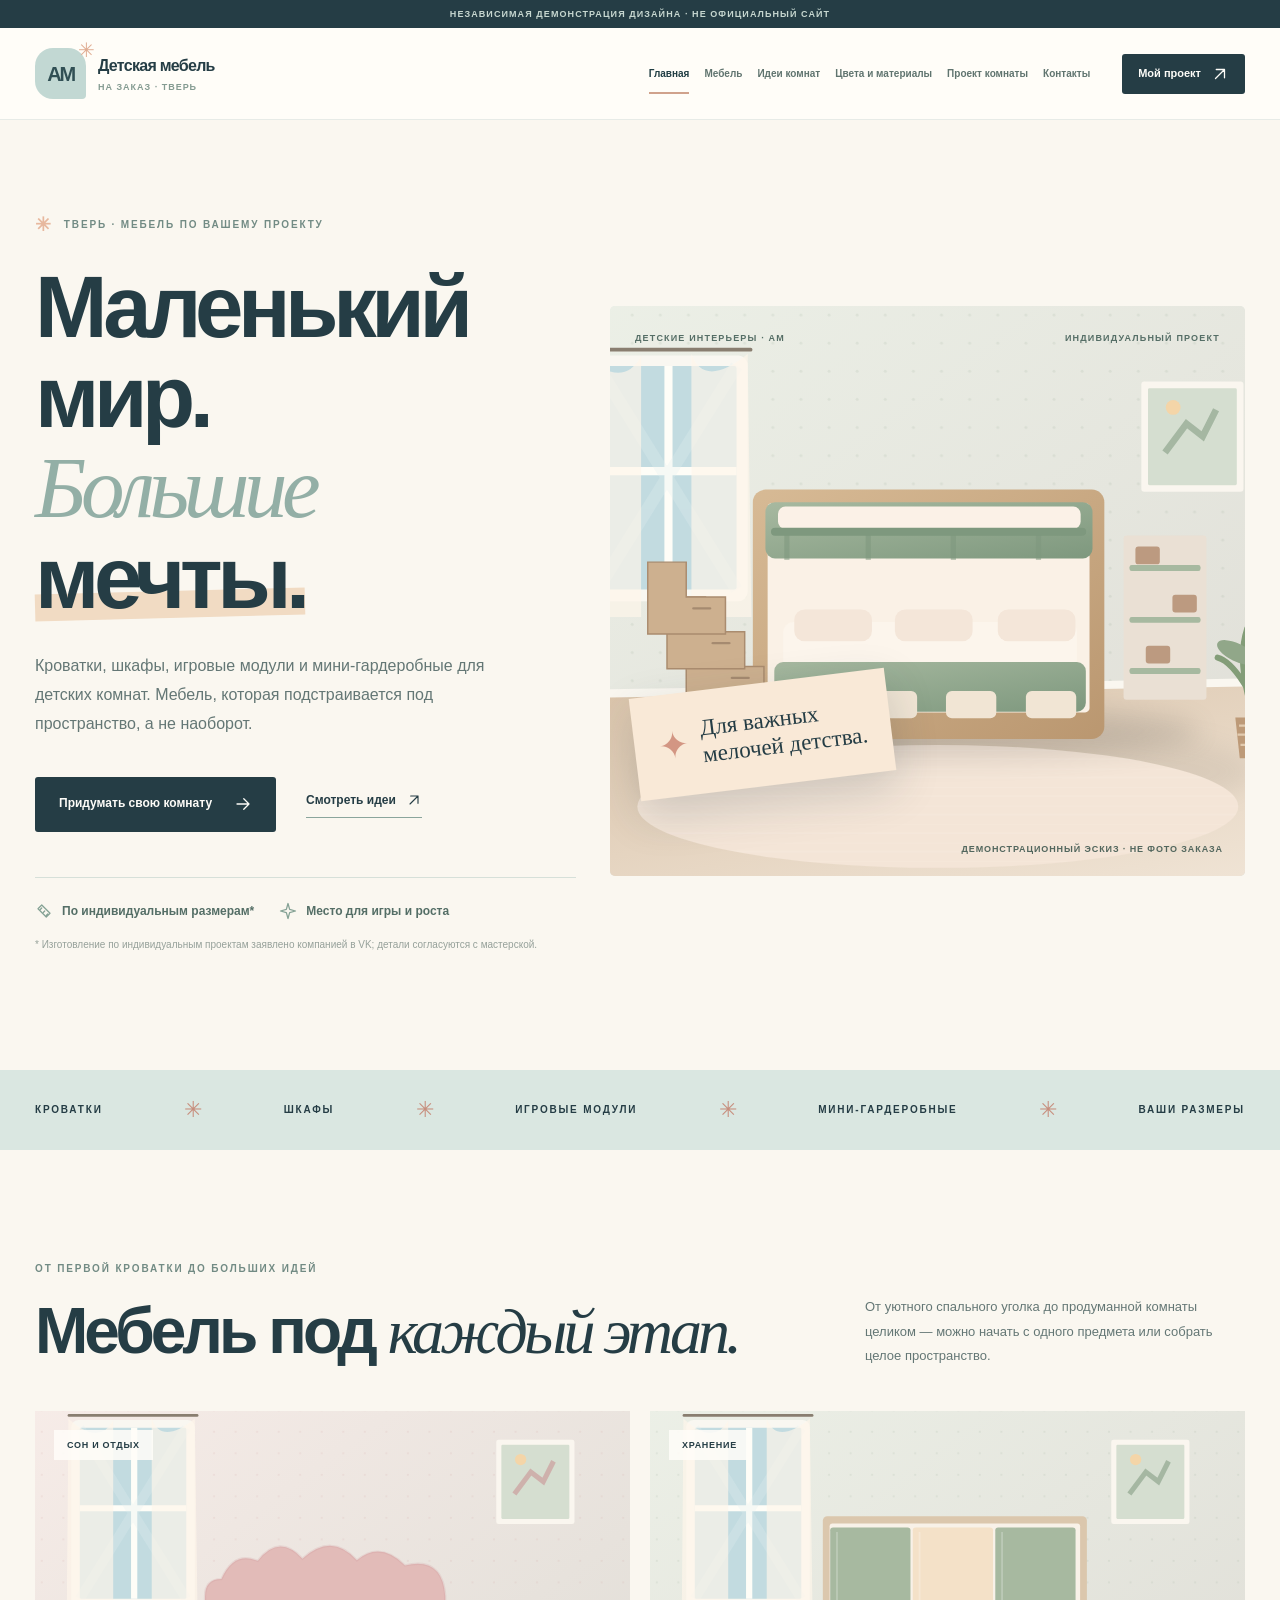
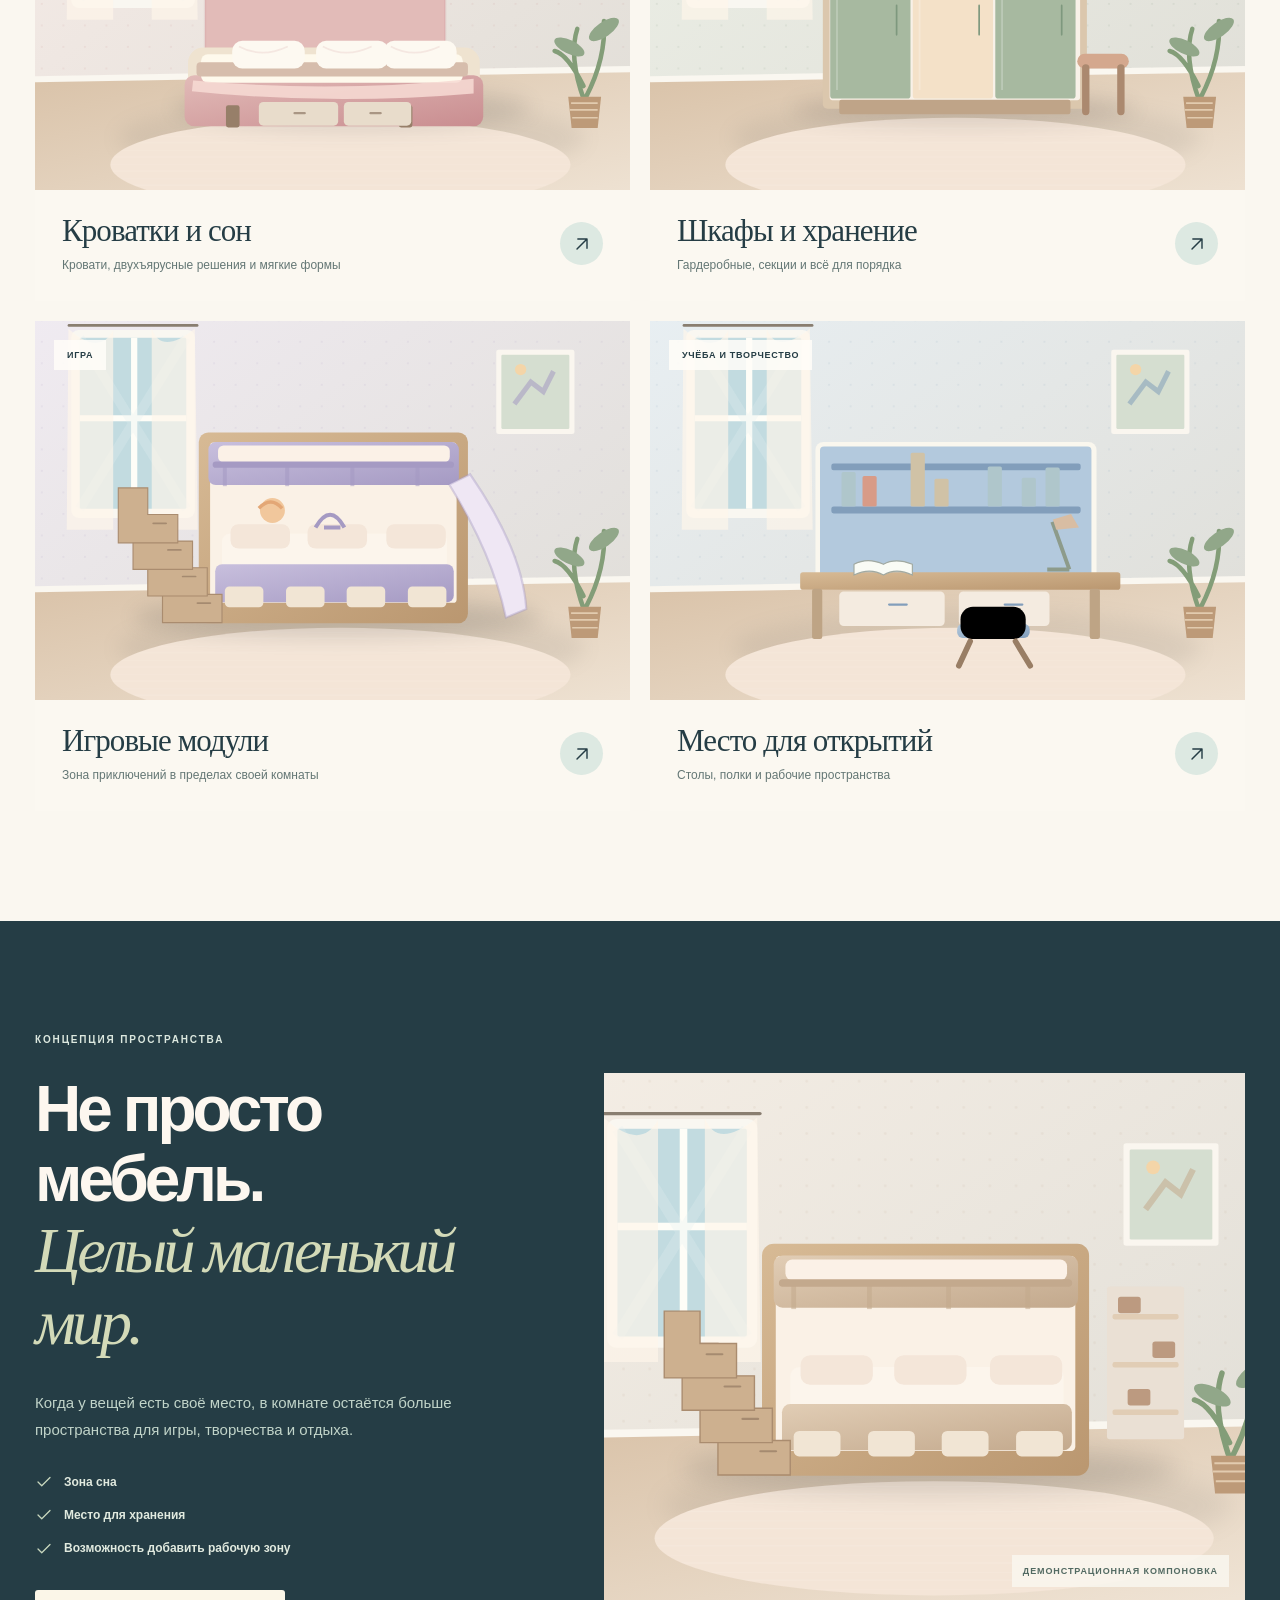
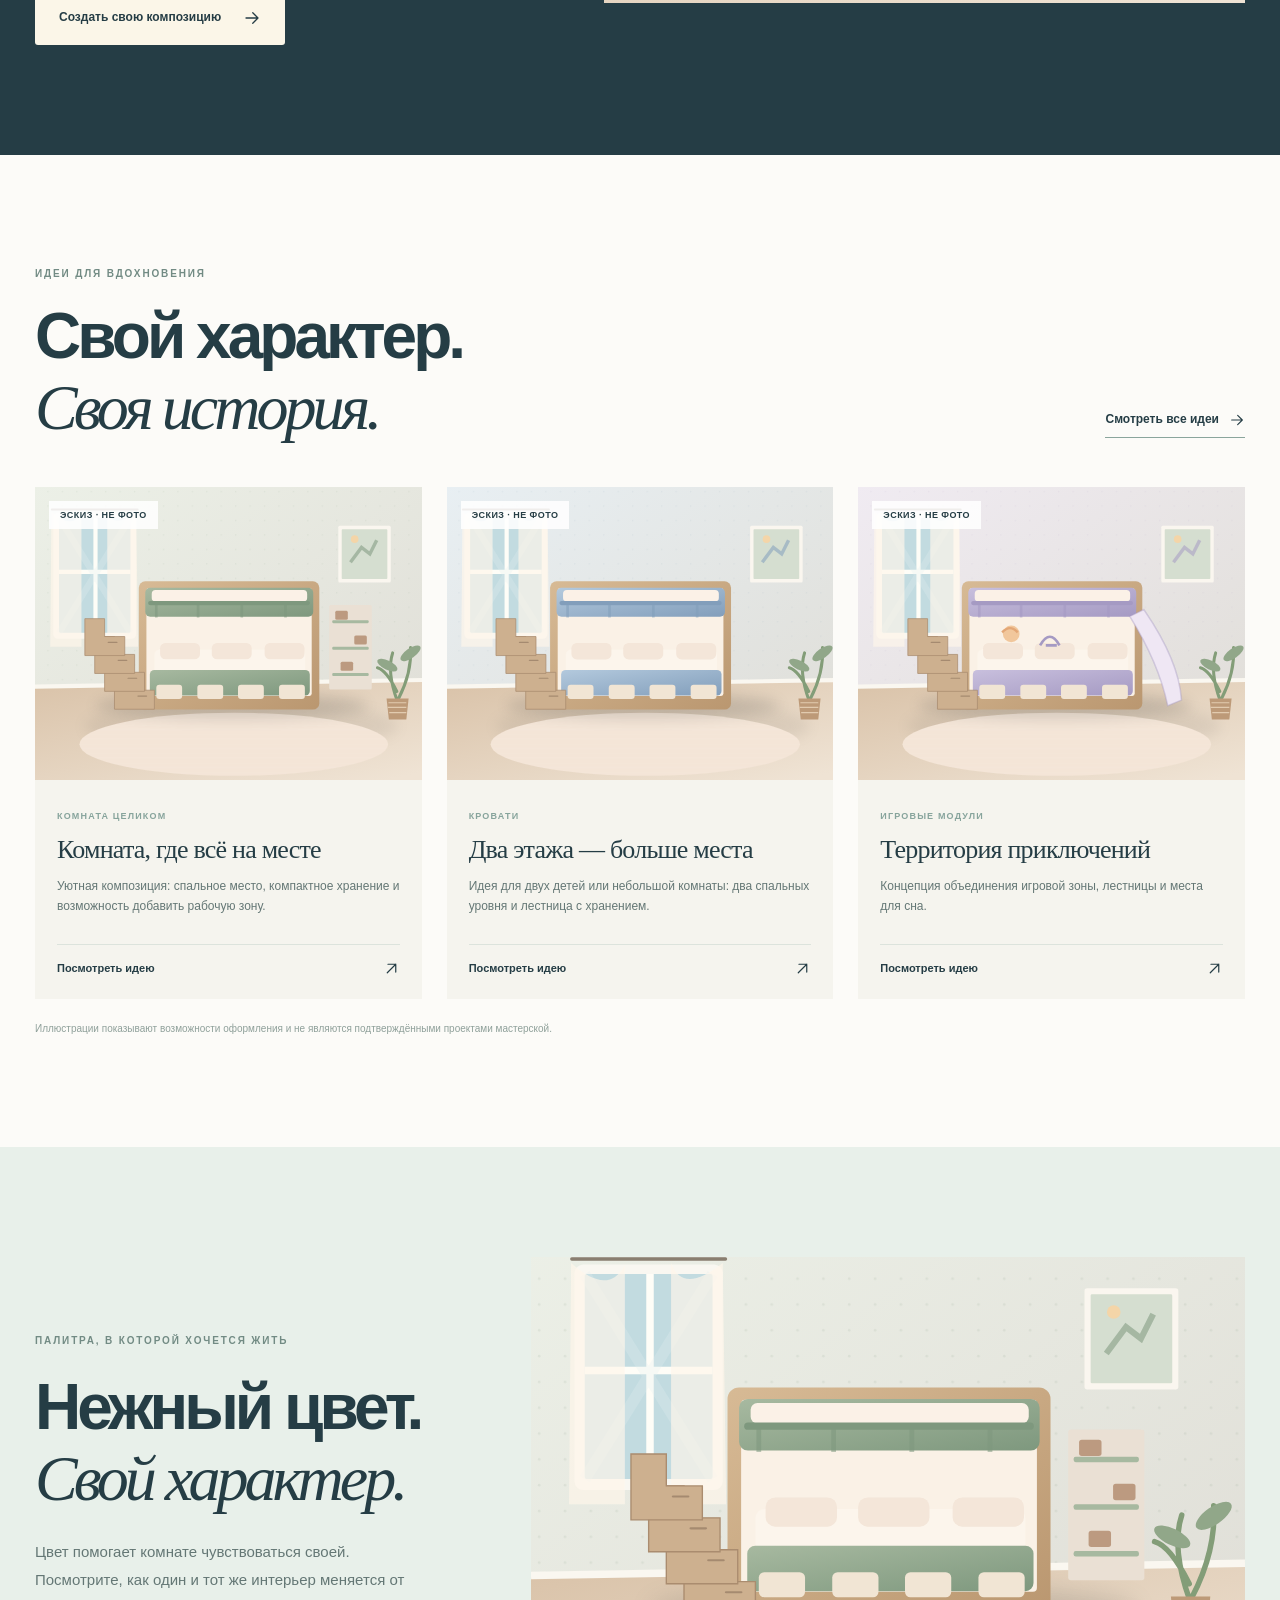
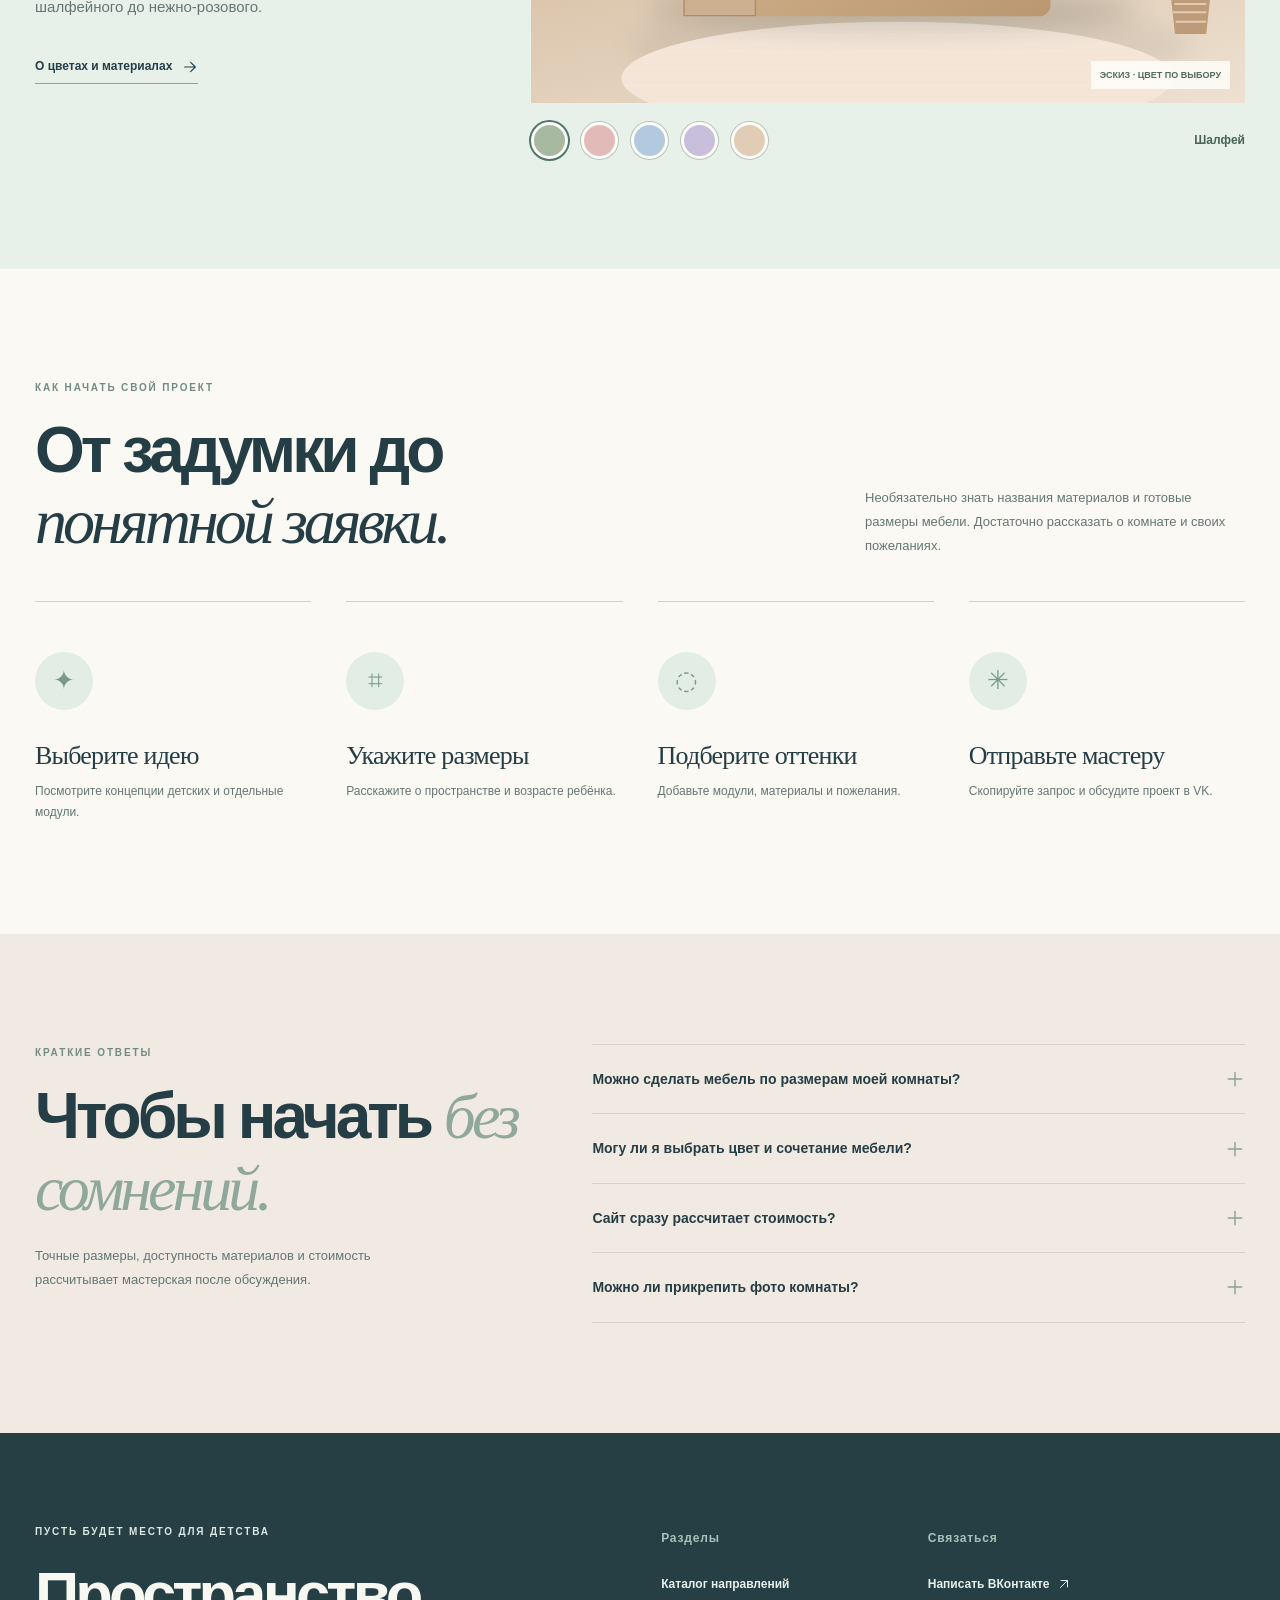
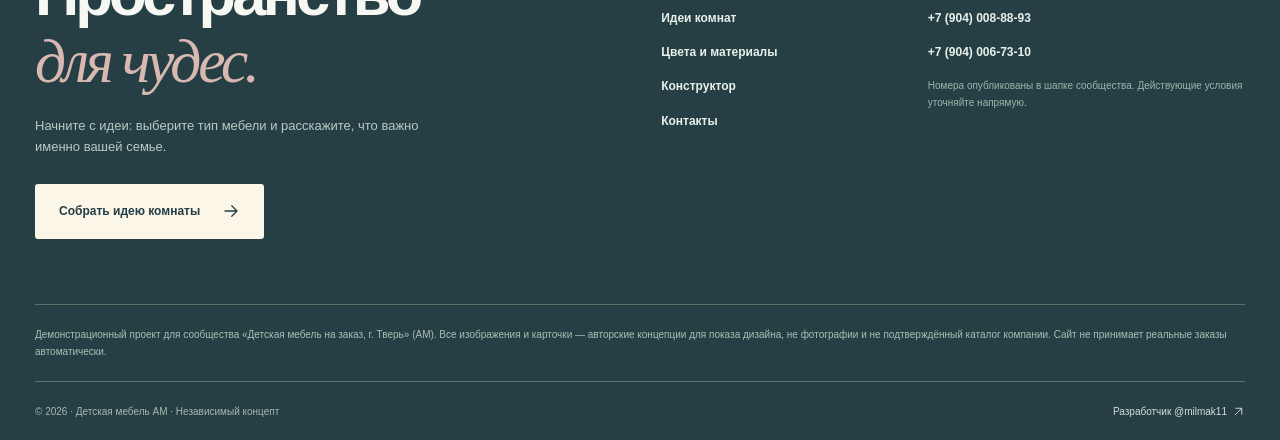
<file: index.html>
<!doctype html><html lang="ru"><head><meta charset="utf-8"><meta name="viewport" content="width=device-width, initial-scale=1"><meta name="theme-color" content="#F8F6F0"><meta name="robots" content="noindex,nofollow,noarchive"><meta name="description" content="Индивидуальная детская мебель в Твери: кровати, шкафы, игровые модули и мини-гардеробные. Независимая демонстрационная концепция."><title>АМ · Детская мебель на заказ — Тверь</title><link rel="icon" href="assets/favicon.svg" type="image/svg+xml"><link rel="stylesheet" href="assets/style.css"></head><body data-page="index"><div class="top-banner"><span class="container">НЕЗАВИСИМАЯ ДЕМОНСТРАЦИЯ ДИЗАЙНА · НЕ ОФИЦИАЛЬНЫЙ САЙТ</span></div><header class="site-header"><div class="container header-inner"><a class="logo" href="index.html" aria-label="АМ Детская мебель — главная"><span class="logo-badge">АМ<span class="logo-spark">✳</span></span><span class="logo-copy"><strong>Детская мебель</strong><small>НА ЗАКАЗ · ТВЕРЬ</small></span></a><nav class="main-nav" id="nav" aria-label="Основная навигация"><a class="active" href="index.html">Главная</a><a class="" href="catalog.html">Мебель</a><a class="" href="lookbook.html">Идеи комнат</a><a class="" href="materials.html">Цвета и материалы</a><a class="" href="planner.html">Проект комнаты</a><a class="" href="contacts.html">Контакты</a></nav><div class="header-cta"><a href="planner.html" class="btn btn-small btn-dark">Мой проект <svg class="icon" aria-hidden="true" width="22" height="22" viewBox="0 0 24 24" fill="none" stroke="currentColor" stroke-width="1.7" stroke-linecap="round" stroke-linejoin="round"><path d="M6 18 18 6M7 6h11v11"/></svg></a><button type="button" class="menu-toggle" id="menuToggle" aria-label="Открыть меню" aria-expanded="false" aria-controls="nav"><svg class="icon" aria-hidden="true" width="22" height="22" viewBox="0 0 24 24" fill="none" stroke="currentColor" stroke-width="1.7" stroke-linecap="round" stroke-linejoin="round"><path d="M4 7h16M4 12h16M4 17h16"/></svg></button></div></div></header><main id="main"><section class="hero"><div class="container hero-grid"><div class="hero-copy"><div class="eyebrow"><span class="tiny-star">✳</span> ТВЕРЬ · МЕБЕЛЬ ПО ВАШЕМУ ПРОЕКТУ</div><h1>Маленький мир.<br><em>Большие</em><br><span class="highlight-text">мечты.</span></h1><p>Кроватки, шкафы, игровые модули и мини-гардеробные для детских комнат. Мебель, которая подстраивается под пространство, а не наоборот.</p><div class="hero-actions"><a class="btn btn-dark" href="planner.html">Придумать свою комнату <svg class="icon" aria-hidden="true" width="22" height="22" viewBox="0 0 24 24" fill="none" stroke="currentColor" stroke-width="1.7" stroke-linecap="round" stroke-linejoin="round"><path d="M4 12h16m-7-7 7 7-7 7"/></svg></a><a class="simple-link" href="catalog.html">Смотреть идеи <svg class="icon" aria-hidden="true" width="22" height="22" viewBox="0 0 24 24" fill="none" stroke="currentColor" stroke-width="1.7" stroke-linecap="round" stroke-linejoin="round"><path d="M6 18 18 6M7 6h11v11"/></svg></a></div><div class="hero-points"><span><svg class="icon" aria-hidden="true" width="22" height="22" viewBox="0 0 24 24" fill="none" stroke="currentColor" stroke-width="1.7" stroke-linecap="round" stroke-linejoin="round"><path d="m4 9 5-5 11 11-5 5Z"/><path d="m9 8-2 2m6 2-2 2m6 2-2 2"/></svg> По индивидуальным размерам*</span><span><svg class="icon" aria-hidden="true" width="22" height="22" viewBox="0 0 24 24" fill="none" stroke="currentColor" stroke-width="1.7" stroke-linecap="round" stroke-linejoin="round"><path d="m12 2 2.2 7.8L22 12l-7.8 2.2L12 22l-2.2-7.8L2 12l7.8-2.2Z"/></svg> Место для игры и роста</span></div><small class="hero-footnote">* Изготовление по индивидуальным проектам заявлено компанией в VK; детали согласуются с мастерской.</small></div><div class="hero-visual"><img src="assets/scenes/hero.svg" alt="Авторская иллюстрация детской комнаты с двухъярусной кроватью и местами хранения" fetchpriority="high"><div class="hero-picture-top">ДЕТСКИЕ ИНТЕРЬЕРЫ · АМ <span>ИНДИВИДУАЛЬНЫЙ ПРОЕКТ</span></div><div class="hero-sticker"><span>✦</span><strong>Для важных<br>мелочей детства.</strong></div><span class="img-legal">ДЕМОНСТРАЦИОННЫЙ ЭСКИЗ · НЕ ФОТО ЗАКАЗА</span></div></div><div class="hero-ticker"><div class="container ticker-inner"><span>КРОВАТКИ</span><b>✳</b><span>ШКАФЫ</span><b>✳</b><span>ИГРОВЫЕ МОДУЛИ</span><b>✳</b><span>МИНИ-ГАРДЕРОБНЫЕ</span><b>✳</b><span>ВАШИ РАЗМЕРЫ</span></div></div></section>
<section class="section categories" id="directions"><div class="container"><div class="section-heading"><div><span class="eyebrow">ОТ ПЕРВОЙ КРОВАТКИ ДО БОЛЬШИХ ИДЕЙ</span><h2>Мебель под <em>каждый этап.</em></h2></div><p>От уютного спального уголка до продуманной комнаты целиком — можно начать с одного предмета или собрать целое пространство.</p></div><div class="category-grid"><a class="category-card" href="catalog.html?category=beds"><div class="category-image"><img src="assets/scenes/cloud-blush.svg" alt="Авторский эскиз: Кроватки и сон" loading="lazy"><span class="category-tag">СОН И ОТДЫХ</span></div><div class="category-caption"><div><h3>Кроватки и сон</h3><p>Кровати, двухъярусные решения и мягкие формы</p></div><span class="category-arr"><svg class="icon" aria-hidden="true" width="22" height="22" viewBox="0 0 24 24" fill="none" stroke="currentColor" stroke-width="1.7" stroke-linecap="round" stroke-linejoin="round"><path d="M6 18 18 6M7 6h11v11"/></svg></span></div></a><a class="category-card" href="catalog.html?category=storage"><div class="category-image"><img src="assets/scenes/closet-sage.svg" alt="Авторский эскиз: Шкафы и хранение" loading="lazy"><span class="category-tag">ХРАНЕНИЕ</span></div><div class="category-caption"><div><h3>Шкафы и хранение</h3><p>Гардеробные, секции и всё для порядка</p></div><span class="category-arr"><svg class="icon" aria-hidden="true" width="22" height="22" viewBox="0 0 24 24" fill="none" stroke="currentColor" stroke-width="1.7" stroke-linecap="round" stroke-linejoin="round"><path d="M6 18 18 6M7 6h11v11"/></svg></span></div></a><a class="category-card" href="catalog.html?category=play"><div class="category-image"><img src="assets/scenes/play-lilac.svg" alt="Авторский эскиз: Игровые модули" loading="lazy"><span class="category-tag">ИГРА</span></div><div class="category-caption"><div><h3>Игровые модули</h3><p>Зона приключений в пределах своей комнаты</p></div><span class="category-arr"><svg class="icon" aria-hidden="true" width="22" height="22" viewBox="0 0 24 24" fill="none" stroke="currentColor" stroke-width="1.7" stroke-linecap="round" stroke-linejoin="round"><path d="M6 18 18 6M7 6h11v11"/></svg></span></div></a><a class="category-card" href="catalog.html?category=study"><div class="category-image"><img src="assets/scenes/workspace-sky.svg" alt="Авторский эскиз: Место для открытий" loading="lazy"><span class="category-tag">УЧЁБА И ТВОРЧЕСТВО</span></div><div class="category-caption"><div><h3>Место для открытий</h3><p>Столы, полки и рабочие пространства</p></div><span class="category-arr"><svg class="icon" aria-hidden="true" width="22" height="22" viewBox="0 0 24 24" fill="none" stroke="currentColor" stroke-width="1.7" stroke-linecap="round" stroke-linejoin="round"><path d="M6 18 18 6M7 6h11v11"/></svg></span></div></a></div></div></section>
<section class="section feature-section"><div class="container feature-grid"><div class="feature-copy"><span class="eyebrow eyebrow-white">КОНЦЕПЦИЯ ПРОСТРАНСТВА</span><h2>Не просто мебель.<br><em>Целый маленький мир.</em></h2><p>Когда у вещей есть своё место, в комнате остаётся больше пространства для игры, творчества и отдыха.</p><div class="feature-list"><span><svg class="icon" aria-hidden="true" width="22" height="22" viewBox="0 0 24 24" fill="none" stroke="currentColor" stroke-width="1.7" stroke-linecap="round" stroke-linejoin="round"><path d="m4 12 5 5L20 6"/></svg> Зона сна</span><span><svg class="icon" aria-hidden="true" width="22" height="22" viewBox="0 0 24 24" fill="none" stroke="currentColor" stroke-width="1.7" stroke-linecap="round" stroke-linejoin="round"><path d="m4 12 5 5L20 6"/></svg> Место для хранения</span><span><svg class="icon" aria-hidden="true" width="22" height="22" viewBox="0 0 24 24" fill="none" stroke="currentColor" stroke-width="1.7" stroke-linecap="round" stroke-linejoin="round"><path d="m4 12 5 5L20 6"/></svg> Возможность добавить рабочую зону</span></div><a href="planner.html" class="btn btn-light">Создать свою композицию <svg class="icon" aria-hidden="true" width="22" height="22" viewBox="0 0 24 24" fill="none" stroke="currentColor" stroke-width="1.7" stroke-linecap="round" stroke-linejoin="round"><path d="M4 12h16m-7-7 7 7-7 7"/></svg></a></div><div class="feature-art"><img src="assets/scenes/room-sand.svg" alt="Авторский эскиз многофункциональной детской"><span>ДЕМОНСТРАЦИОННАЯ КОМПОНОВКА</span></div></div></section>
<section class="section inspirations"><div class="container"><div class="section-heading"><div><span class="eyebrow">ИДЕИ ДЛЯ ВДОХНОВЕНИЯ</span><h2>Свой характер.<br><em>Своя история.</em></h2></div><a href="lookbook.html" class="simple-link">Смотреть все идеи <svg class="icon" aria-hidden="true" width="22" height="22" viewBox="0 0 24 24" fill="none" stroke="currentColor" stroke-width="1.7" stroke-linecap="round" stroke-linejoin="round"><path d="M4 12h16m-7-7 7 7-7 7"/></svg></a></div><div id="homeIdeas" class="concept-grid"></div><div class="section-note">Иллюстрации показывают возможности оформления и не являются подтверждёнными проектами мастерской.</div></div></section>
<section class="section palette-section"><div class="container palette-grid"><div class="palette-text"><span class="eyebrow">ПАЛИТРА, В КОТОРОЙ ХОЧЕТСЯ ЖИТЬ</span><h2>Нежный цвет.<br><em>Свой характер.</em></h2><p>Цвет помогает комнате чувствоваться своей. Посмотрите, как один и тот же интерьер меняется от шалфейного до нежно-розового.</p><a href="materials.html" class="simple-link">О цветах и материалах <svg class="icon" aria-hidden="true" width="22" height="22" viewBox="0 0 24 24" fill="none" stroke="currentColor" stroke-width="1.7" stroke-linecap="round" stroke-linejoin="round"><path d="M4 12h16m-7-7 7 7-7 7"/></svg></a></div><div class="palette-demo"><div class="palette-demo-image"><img id="homePaletteScene" src="assets/scenes/room-sage.svg" alt="Визуализация детской в выбранном цвете"><span>ЭСКИЗ · ЦВЕТ ПО ВЫБОРУ</span></div><div class="palette-switcher" role="group" aria-label="Цвет эскиза"><button class="swatch active" data-home-color="sage" style="--c:#A7B9A0" aria-label="Шалфей" aria-pressed="true"></button><button class="swatch" data-home-color="blush" style="--c:#E2BBB8" aria-label="Пудровый" aria-pressed="false"></button><button class="swatch" data-home-color="sky" style="--c:#B3C9DD" aria-label="Небесный" aria-pressed="false"></button><button class="swatch" data-home-color="lilac" style="--c:#C8BFDD" aria-label="Лавандовый" aria-pressed="false"></button><button class="swatch" data-home-color="sand" style="--c:#E1CDB5" aria-label="Песочный" aria-pressed="false"></button><span id="homeColorName">Шалфей</span></div></div></div></section>
<section class="section process-section"><div class="container"><div class="section-heading"><div><span class="eyebrow">КАК НАЧАТЬ СВОЙ ПРОЕКТ</span><h2>От задумки до<br><em>понятной заявки.</em></h2></div><p>Необязательно знать названия материалов и готовые размеры мебели. Достаточно рассказать о комнате и своих пожеланиях.</p></div><div class="process-grid"><article><span class="process-symbol">✦</span><h3>Выберите идею</h3><p>Посмотрите концепции детских и отдельные модули.</p></article><article><span class="process-symbol">⌗</span><h3>Укажите размеры</h3><p>Расскажите о пространстве и возрасте ребёнка.</p></article><article><span class="process-symbol">◌</span><h3>Подберите оттенки</h3><p>Добавьте модули, материалы и пожелания.</p></article><article><span class="process-symbol">✳</span><h3>Отправьте мастеру</h3><p>Скопируйте запрос и обсудите проект в VK.</p></article></div></div></section>
<section class="section faq-section"><div class="container faq-grid"><div><span class="eyebrow">КРАТКИЕ ОТВЕТЫ</span><h2>Чтобы начать <em>без сомнений.</em></h2><p>Точные размеры, доступность материалов и стоимость рассчитывает мастерская после обсуждения.</p></div><div class="faq"><details><summary>Можно сделать мебель по размерам моей комнаты? <svg class="icon" aria-hidden="true" width="22" height="22" viewBox="0 0 24 24" fill="none" stroke="currentColor" stroke-width="1.7" stroke-linecap="round" stroke-linejoin="round"><path d="M12 4v16M4 12h16"/></svg></summary><p>Сообщество заявляет изготовление детской мебели по индивидуальным проектам. Возможность конкретной конструкции и размера необходимо уточнить у специалиста.</p></details><details><summary>Могу ли я выбрать цвет и сочетание мебели? <svg class="icon" aria-hidden="true" width="22" height="22" viewBox="0 0 24 24" fill="none" stroke="currentColor" stroke-width="1.7" stroke-linecap="round" stroke-linejoin="round"><path d="M12 4v16M4 12h16"/></svg></summary><p>В нашей демонстрации можно подобрать палитру. Доступные цвета и материалы в производстве нужно согласовать с мастерской.</p></details><details><summary>Сайт сразу рассчитает стоимость? <svg class="icon" aria-hidden="true" width="22" height="22" viewBox="0 0 24 24" fill="none" stroke="currentColor" stroke-width="1.7" stroke-linecap="round" stroke-linejoin="round"><path d="M12 4v16M4 12h16"/></svg></summary><p>Пока нет подтверждённого прайса. Планировщик сформирует подробный запрос, а специалист уточнит цену, сроки и доставку.</p></details><details><summary>Можно ли прикрепить фото комнаты? <svg class="icon" aria-hidden="true" width="22" height="22" viewBox="0 0 24 24" fill="none" stroke="currentColor" stroke-width="1.7" stroke-linecap="round" stroke-linejoin="round"><path d="M12 4v16M4 12h16"/></svg></summary><p>Да, в планировщике есть локальный предпросмотр фотографий. Чтобы мастер получил изображения, их нужно прикрепить самостоятельно в сообщении VK.</p></details></div></div></section></main><footer class="footer"><div class="container"><div class="footer-main"><div class="footer-story"><div class="eyebrow eyebrow-white">ПУСТЬ БУДЕТ МЕСТО ДЛЯ ДЕТСТВА</div><h2>Пространство<br><em>для чудес.</em></h2><p>Начните с идеи: выберите тип мебели и расскажите, что важно именно вашей семье.</p><a href="planner.html" class="btn btn-light">Собрать идею комнаты <svg class="icon" aria-hidden="true" width="22" height="22" viewBox="0 0 24 24" fill="none" stroke="currentColor" stroke-width="1.7" stroke-linecap="round" stroke-linejoin="round"><path d="M4 12h16m-7-7 7 7-7 7"/></svg></a></div><div class="footer-menu"><strong>Разделы</strong><a href="catalog.html">Каталог направлений</a><a href="lookbook.html">Идеи комнат</a><a href="materials.html">Цвета и материалы</a><a href="planner.html">Конструктор</a><a href="contacts.html">Контакты</a></div><div class="footer-contacts"><strong>Связаться</strong><a href="https://vk.me/detmebel69" target="_blank" rel="noopener noreferrer">Написать ВКонтакте <svg class="icon" aria-hidden="true" width="22" height="22" viewBox="0 0 24 24" fill="none" stroke="currentColor" stroke-width="1.7" stroke-linecap="round" stroke-linejoin="round"><path d="M6 18 18 6M7 6h11v11"/></svg></a><a href="tel:+79040088893">+7 (904) 008-88-93</a><a href="tel:+79040067310">+7 (904) 006-73-10</a><small>Номера опубликованы в шапке сообщества. Действующие условия уточняйте напрямую.</small></div></div><div class="footer-disclaimer">Демонстрационный проект для сообщества «Детская мебель на заказ, г. Тверь» (АМ). Все изображения и карточки — авторские концепции для показа дизайна, не фотографии и не подтверждённый каталог компании. Сайт не принимает реальные заказы автоматически.</div><div class="footer-last"><span>© 2026 · Детская мебель АМ · Независимый концепт</span><a href="https://t.me/milmak11" target="_blank" rel="noopener noreferrer">Разработчик @milmak11 <svg class="icon" aria-hidden="true" width="22" height="22" viewBox="0 0 24 24" fill="none" stroke="currentColor" stroke-width="1.7" stroke-linecap="round" stroke-linejoin="round"><path d="M6 18 18 6M7 6h11v11"/></svg></a></div></div></footer><nav class="mobile-bottom" aria-label="Быстрые действия"><a href="catalog.html"><svg class="icon" aria-hidden="true" width="22" height="22" viewBox="0 0 24 24" fill="none" stroke="currentColor" stroke-width="1.7" stroke-linecap="round" stroke-linejoin="round"><rect x="3" y="3" width="7" height="7" rx="1"/><rect x="14" y="3" width="7" height="7" rx="1"/><rect x="3" y="14" width="7" height="7" rx="1"/><rect x="14" y="14" width="7" height="7" rx="1"/></svg> Каталог</a><a href="planner.html"><svg class="icon" aria-hidden="true" width="22" height="22" viewBox="0 0 24 24" fill="none" stroke="currentColor" stroke-width="1.7" stroke-linecap="round" stroke-linejoin="round"><path d="m15 5 4 4M4 20l5-.8L20 8a2.8 2.8 0 0 0-4-4L5 15Z"/></svg> Мой проект</a></nav><div class="toast" id="toast" role="status" aria-live="polite"></div><dialog id="itemDialog" class="item-dialog" aria-label="Подробнее о концепции"><button type="button" class="modal-close" data-modal-close aria-label="Закрыть"><svg class="icon" aria-hidden="true" width="22" height="22" viewBox="0 0 24 24" fill="none" stroke="currentColor" stroke-width="1.7" stroke-linecap="round" stroke-linejoin="round"><path d="m5 5 14 14M19 5 5 19"/></svg></button><div id="modalContent"></div></dialog><script src="assets/data.js"></script><script src="assets/app.js"></script></body></html>
</file>
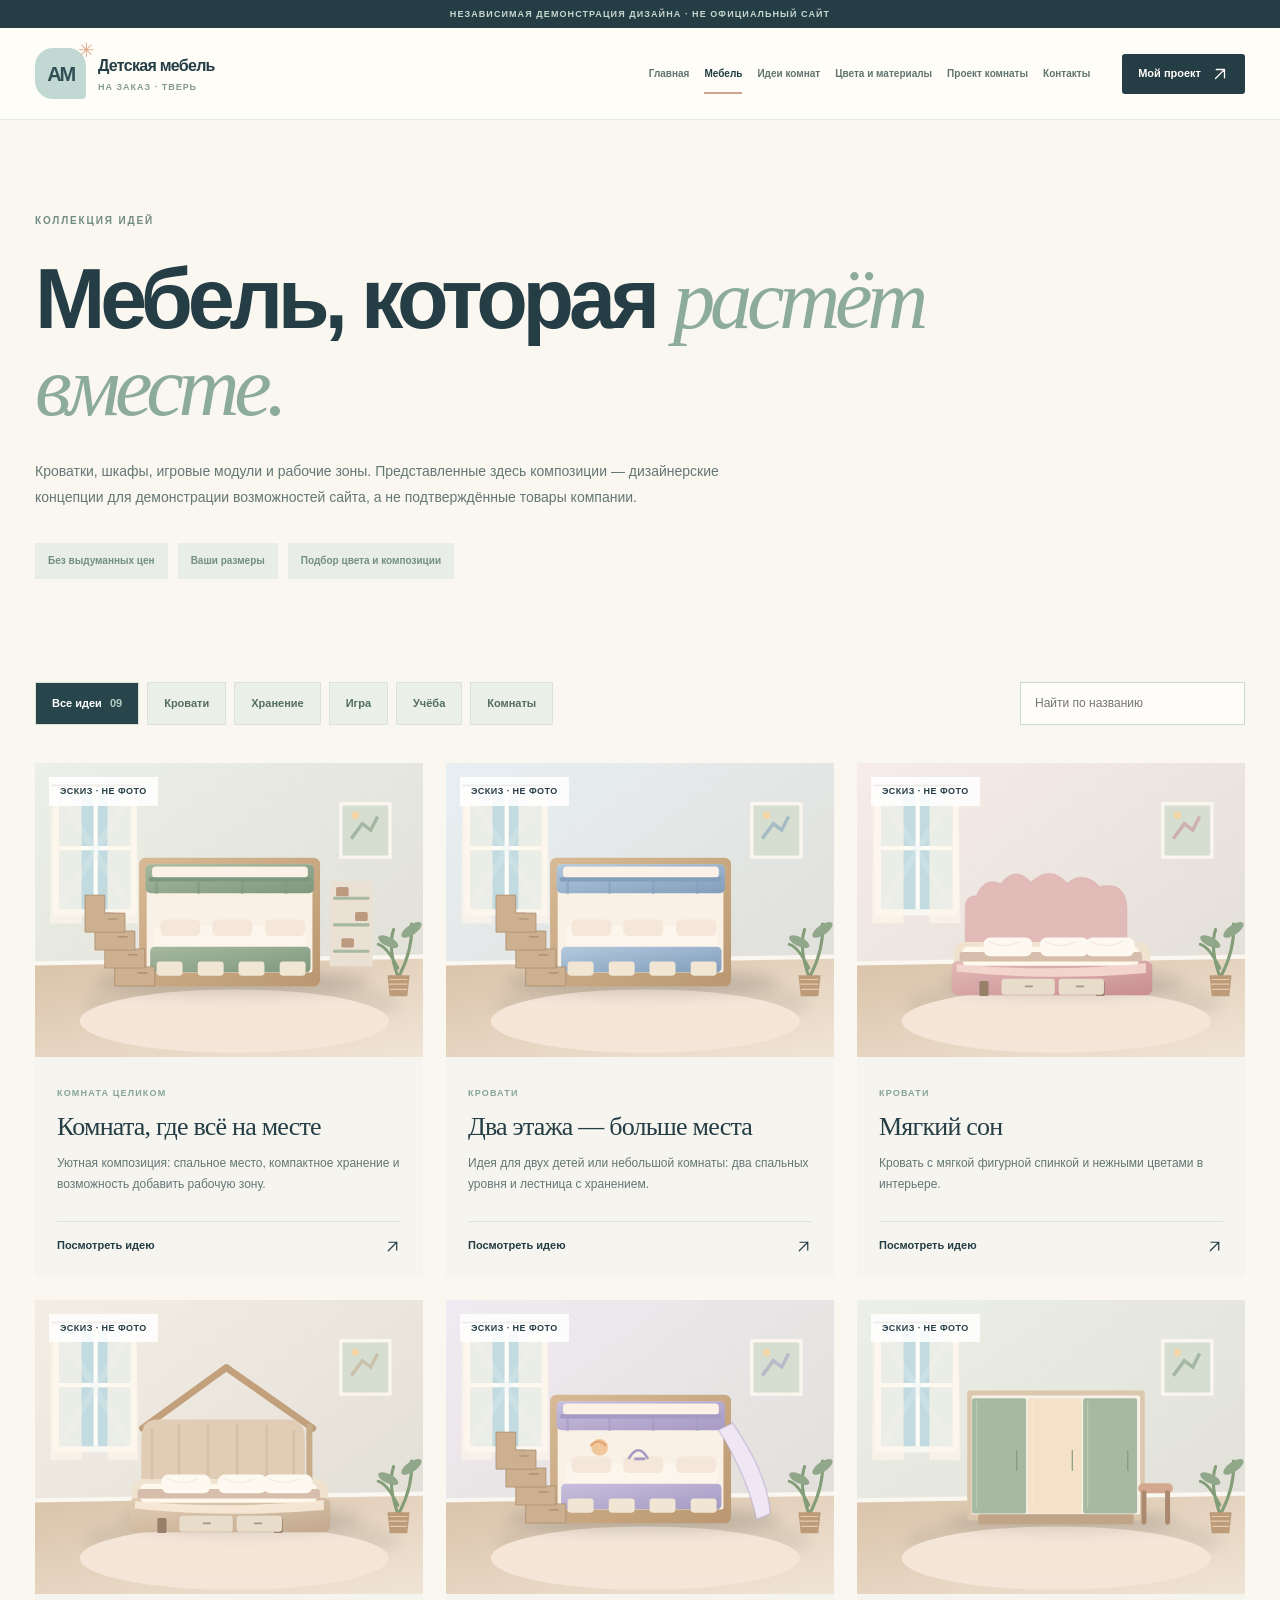
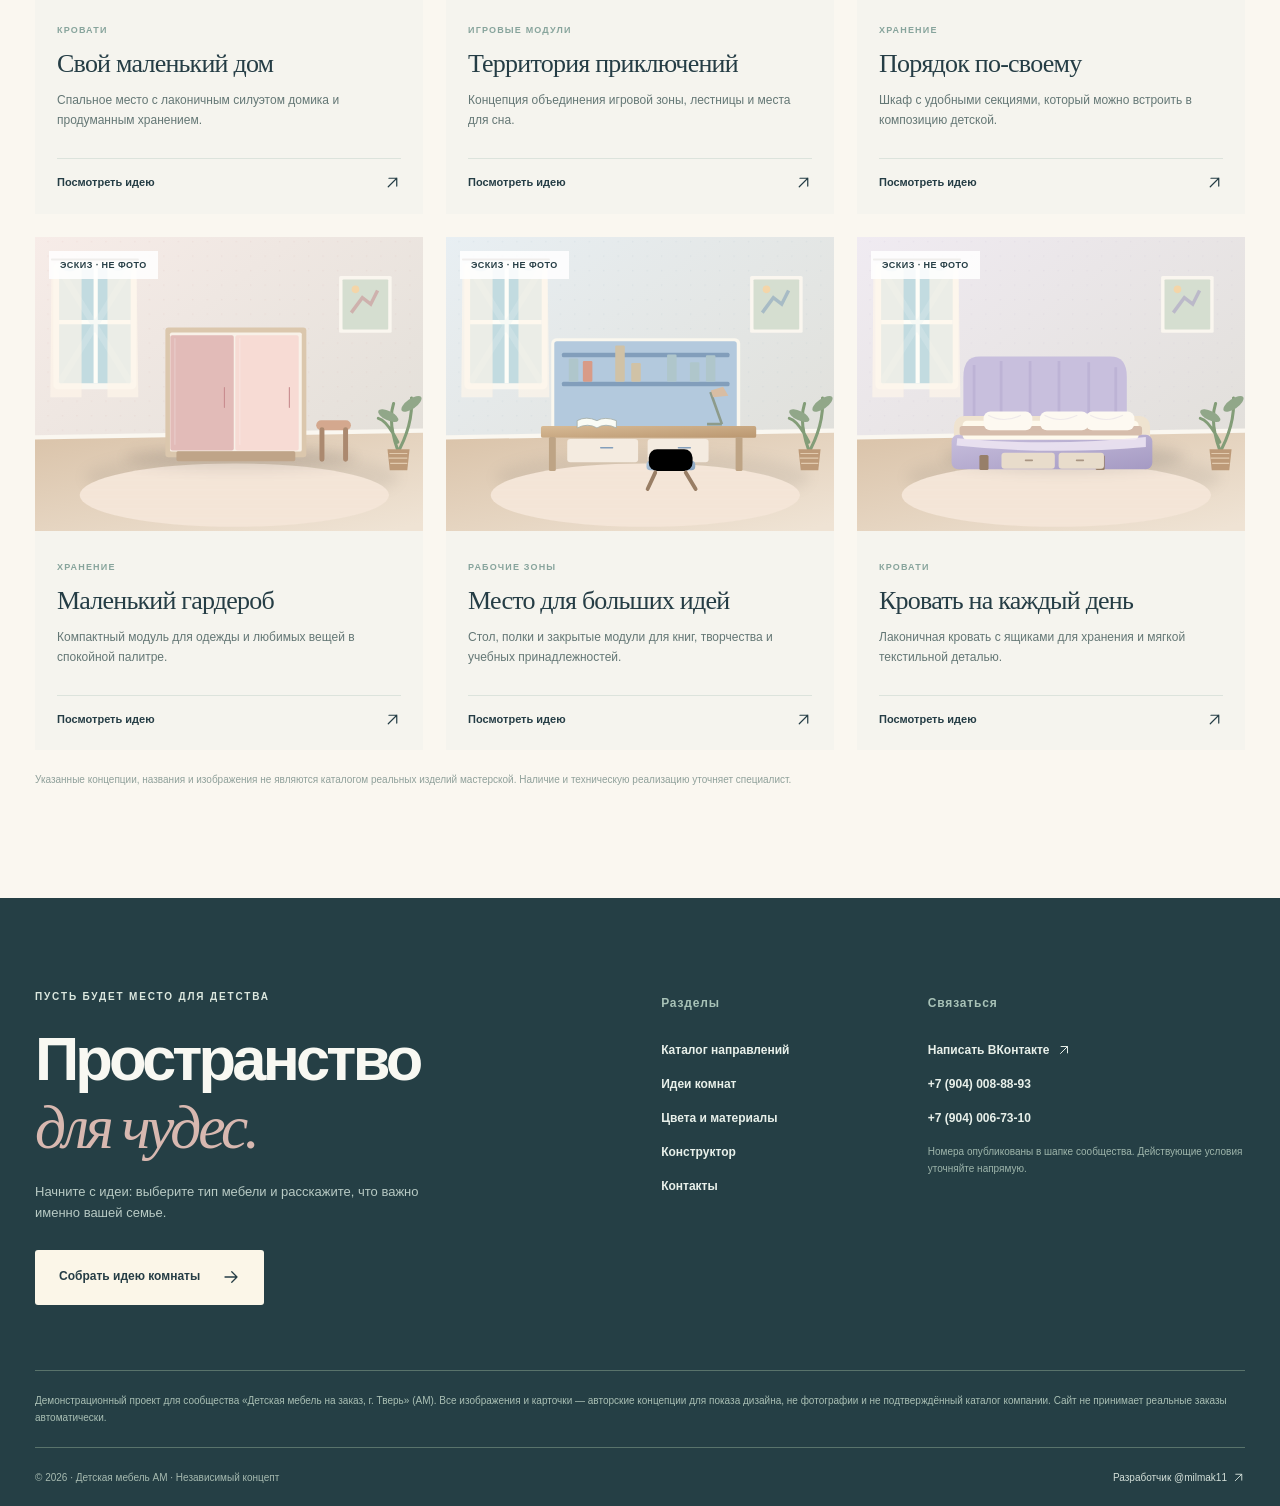
<file: catalog.html>
<!doctype html><html lang="ru"><head><meta charset="utf-8"><meta name="viewport" content="width=device-width, initial-scale=1"><meta name="theme-color" content="#F8F6F0"><meta name="robots" content="noindex,nofollow,noarchive"><meta name="description" content="Каталог демонстрационных эскизов детских кроватей, шкафов и игровых модулей с подбором проекта."><title>Идеи детской мебели — АМ, Тверь</title><link rel="icon" href="assets/favicon.svg" type="image/svg+xml"><link rel="stylesheet" href="assets/style.css"></head><body data-page="catalog"><div class="top-banner"><span class="container">НЕЗАВИСИМАЯ ДЕМОНСТРАЦИЯ ДИЗАЙНА · НЕ ОФИЦИАЛЬНЫЙ САЙТ</span></div><header class="site-header"><div class="container header-inner"><a class="logo" href="index.html" aria-label="АМ Детская мебель — главная"><span class="logo-badge">АМ<span class="logo-spark">✳</span></span><span class="logo-copy"><strong>Детская мебель</strong><small>НА ЗАКАЗ · ТВЕРЬ</small></span></a><nav class="main-nav" id="nav" aria-label="Основная навигация"><a class="" href="index.html">Главная</a><a class="active" href="catalog.html">Мебель</a><a class="" href="lookbook.html">Идеи комнат</a><a class="" href="materials.html">Цвета и материалы</a><a class="" href="planner.html">Проект комнаты</a><a class="" href="contacts.html">Контакты</a></nav><div class="header-cta"><a href="planner.html" class="btn btn-small btn-dark">Мой проект <svg class="icon" aria-hidden="true" width="22" height="22" viewBox="0 0 24 24" fill="none" stroke="currentColor" stroke-width="1.7" stroke-linecap="round" stroke-linejoin="round"><path d="M6 18 18 6M7 6h11v11"/></svg></a><button type="button" class="menu-toggle" id="menuToggle" aria-label="Открыть меню" aria-expanded="false" aria-controls="nav"><svg class="icon" aria-hidden="true" width="22" height="22" viewBox="0 0 24 24" fill="none" stroke="currentColor" stroke-width="1.7" stroke-linecap="round" stroke-linejoin="round"><path d="M4 7h16M4 12h16M4 17h16"/></svg></button></div></div></header><main id="main"><section class="page-hero container"><div class="eyebrow">КОЛЛЕКЦИЯ ИДЕЙ</div><h1>Мебель, которая <em>растёт вместе.</em></h1><p>Кроватки, шкафы, игровые модули и рабочие зоны. Представленные здесь композиции — дизайнерские концепции для демонстрации возможностей сайта, а не подтверждённые товары компании.</p><div class="hero-mini-tags"><span>Без выдуманных цен</span><span>Ваши размеры</span><span>Подбор цвета и композиции</span></div></section><section class="section compact"><div class="container"><div class="catalog-toolbar"><div class="category-filters" role="group" aria-label="Фильтр мебели"><button type="button" class="filter active" data-filter="all" aria-pressed="true">Все идеи <span>09</span></button><button type="button" class="filter" data-filter="beds" aria-pressed="false">Кровати</button><button type="button" class="filter" data-filter="storage" aria-pressed="false">Хранение</button><button type="button" class="filter" data-filter="play" aria-pressed="false">Игра</button><button type="button" class="filter" data-filter="study" aria-pressed="false">Учёба</button><button type="button" class="filter" data-filter="rooms" aria-pressed="false">Комнаты</button></div><div class="search-wrap"><input id="searchItems" type="search" placeholder="Найти по названию" aria-label="Поиск по идеям мебели"></div></div><div id="catalogItems" class="concept-grid full-grid"></div><div id="emptyCatalog" class="empty-state" hidden>По запросу ничего не найдено. Попробуйте другой фильтр.</div><p class="section-note">Указанные концепции, названия и изображения не являются каталогом реальных изделий мастерской. Наличие и техническую реализацию уточняет специалист.</p></div></section></main><footer class="footer"><div class="container"><div class="footer-main"><div class="footer-story"><div class="eyebrow eyebrow-white">ПУСТЬ БУДЕТ МЕСТО ДЛЯ ДЕТСТВА</div><h2>Пространство<br><em>для чудес.</em></h2><p>Начните с идеи: выберите тип мебели и расскажите, что важно именно вашей семье.</p><a href="planner.html" class="btn btn-light">Собрать идею комнаты <svg class="icon" aria-hidden="true" width="22" height="22" viewBox="0 0 24 24" fill="none" stroke="currentColor" stroke-width="1.7" stroke-linecap="round" stroke-linejoin="round"><path d="M4 12h16m-7-7 7 7-7 7"/></svg></a></div><div class="footer-menu"><strong>Разделы</strong><a href="catalog.html">Каталог направлений</a><a href="lookbook.html">Идеи комнат</a><a href="materials.html">Цвета и материалы</a><a href="planner.html">Конструктор</a><a href="contacts.html">Контакты</a></div><div class="footer-contacts"><strong>Связаться</strong><a href="https://vk.me/detmebel69" target="_blank" rel="noopener noreferrer">Написать ВКонтакте <svg class="icon" aria-hidden="true" width="22" height="22" viewBox="0 0 24 24" fill="none" stroke="currentColor" stroke-width="1.7" stroke-linecap="round" stroke-linejoin="round"><path d="M6 18 18 6M7 6h11v11"/></svg></a><a href="tel:+79040088893">+7 (904) 008-88-93</a><a href="tel:+79040067310">+7 (904) 006-73-10</a><small>Номера опубликованы в шапке сообщества. Действующие условия уточняйте напрямую.</small></div></div><div class="footer-disclaimer">Демонстрационный проект для сообщества «Детская мебель на заказ, г. Тверь» (АМ). Все изображения и карточки — авторские концепции для показа дизайна, не фотографии и не подтверждённый каталог компании. Сайт не принимает реальные заказы автоматически.</div><div class="footer-last"><span>© 2026 · Детская мебель АМ · Независимый концепт</span><a href="https://t.me/milmak11" target="_blank" rel="noopener noreferrer">Разработчик @milmak11 <svg class="icon" aria-hidden="true" width="22" height="22" viewBox="0 0 24 24" fill="none" stroke="currentColor" stroke-width="1.7" stroke-linecap="round" stroke-linejoin="round"><path d="M6 18 18 6M7 6h11v11"/></svg></a></div></div></footer><nav class="mobile-bottom" aria-label="Быстрые действия"><a href="catalog.html"><svg class="icon" aria-hidden="true" width="22" height="22" viewBox="0 0 24 24" fill="none" stroke="currentColor" stroke-width="1.7" stroke-linecap="round" stroke-linejoin="round"><rect x="3" y="3" width="7" height="7" rx="1"/><rect x="14" y="3" width="7" height="7" rx="1"/><rect x="3" y="14" width="7" height="7" rx="1"/><rect x="14" y="14" width="7" height="7" rx="1"/></svg> Каталог</a><a href="planner.html"><svg class="icon" aria-hidden="true" width="22" height="22" viewBox="0 0 24 24" fill="none" stroke="currentColor" stroke-width="1.7" stroke-linecap="round" stroke-linejoin="round"><path d="m15 5 4 4M4 20l5-.8L20 8a2.8 2.8 0 0 0-4-4L5 15Z"/></svg> Мой проект</a></nav><div class="toast" id="toast" role="status" aria-live="polite"></div><dialog id="itemDialog" class="item-dialog" aria-label="Подробнее о концепции"><button type="button" class="modal-close" data-modal-close aria-label="Закрыть"><svg class="icon" aria-hidden="true" width="22" height="22" viewBox="0 0 24 24" fill="none" stroke="currentColor" stroke-width="1.7" stroke-linecap="round" stroke-linejoin="round"><path d="m5 5 14 14M19 5 5 19"/></svg></button><div id="modalContent"></div></dialog><script src="assets/data.js"></script><script src="assets/app.js"></script></body></html>
</file>
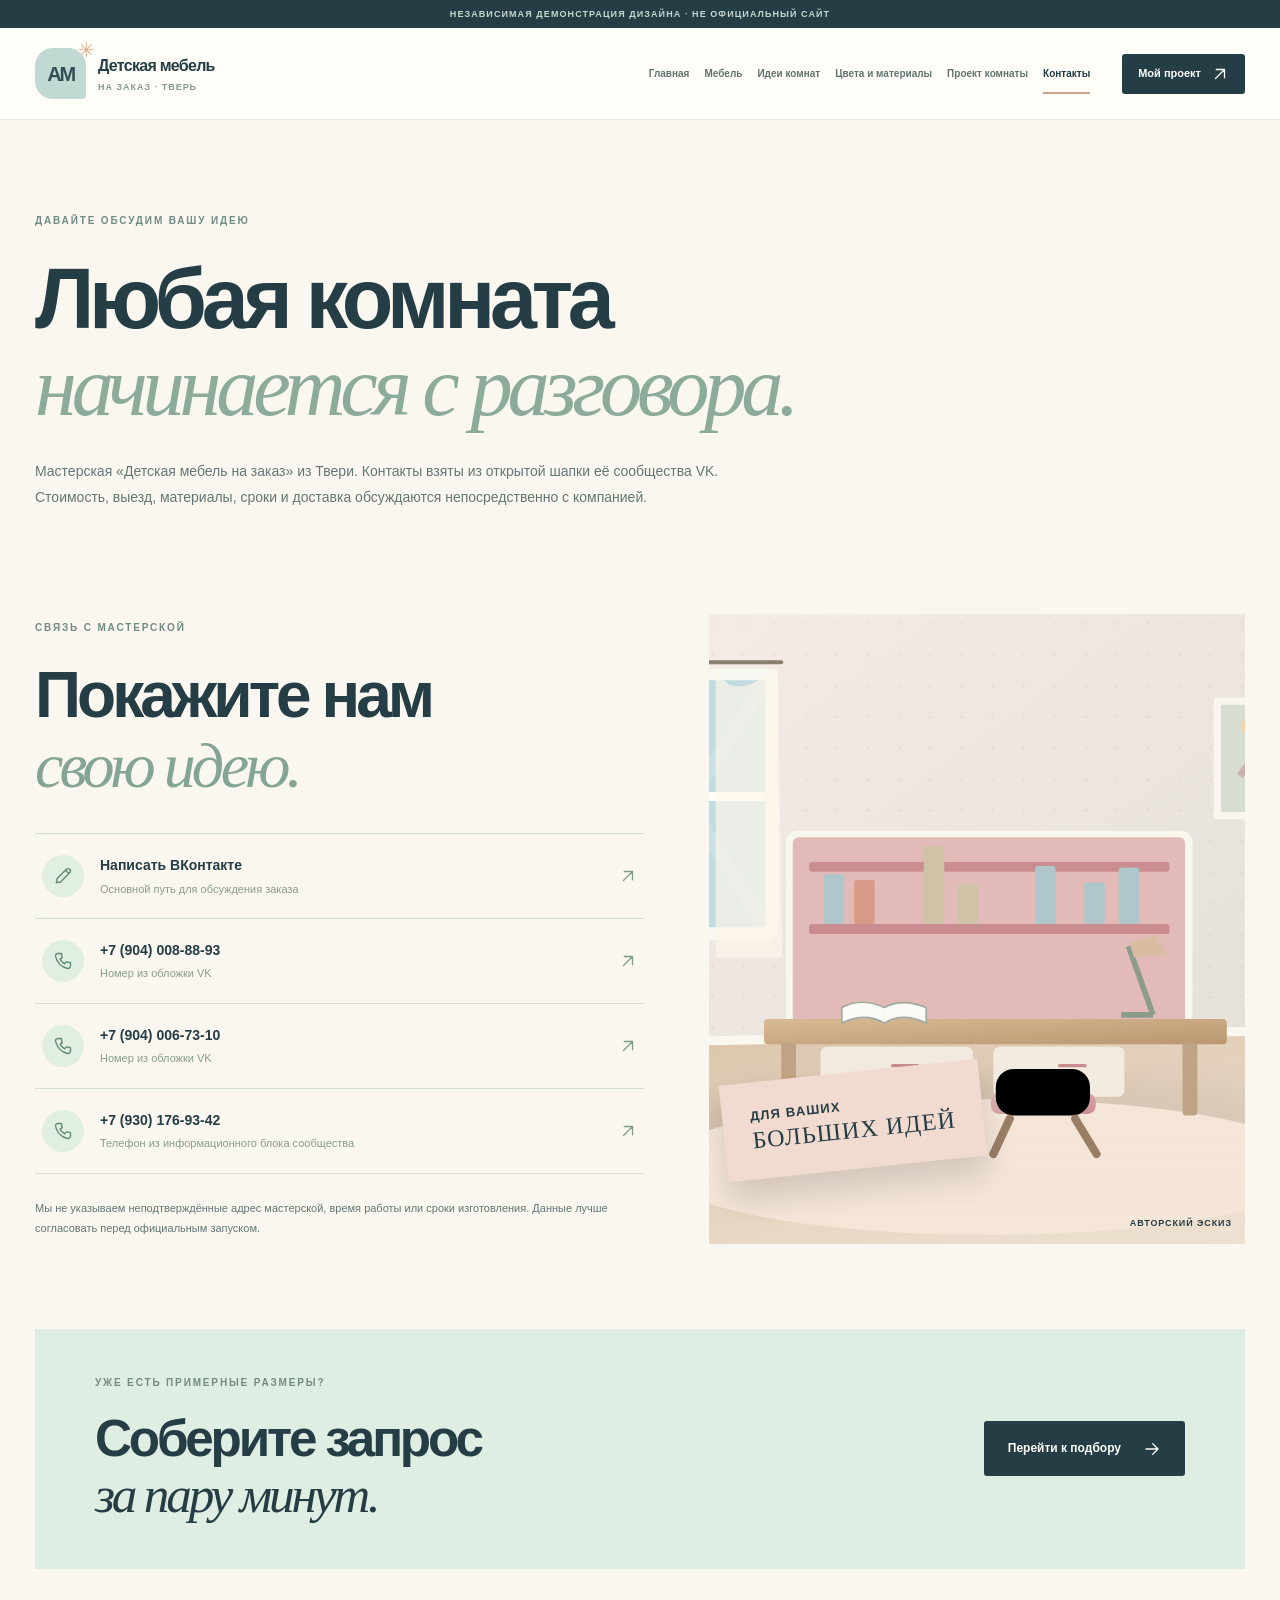
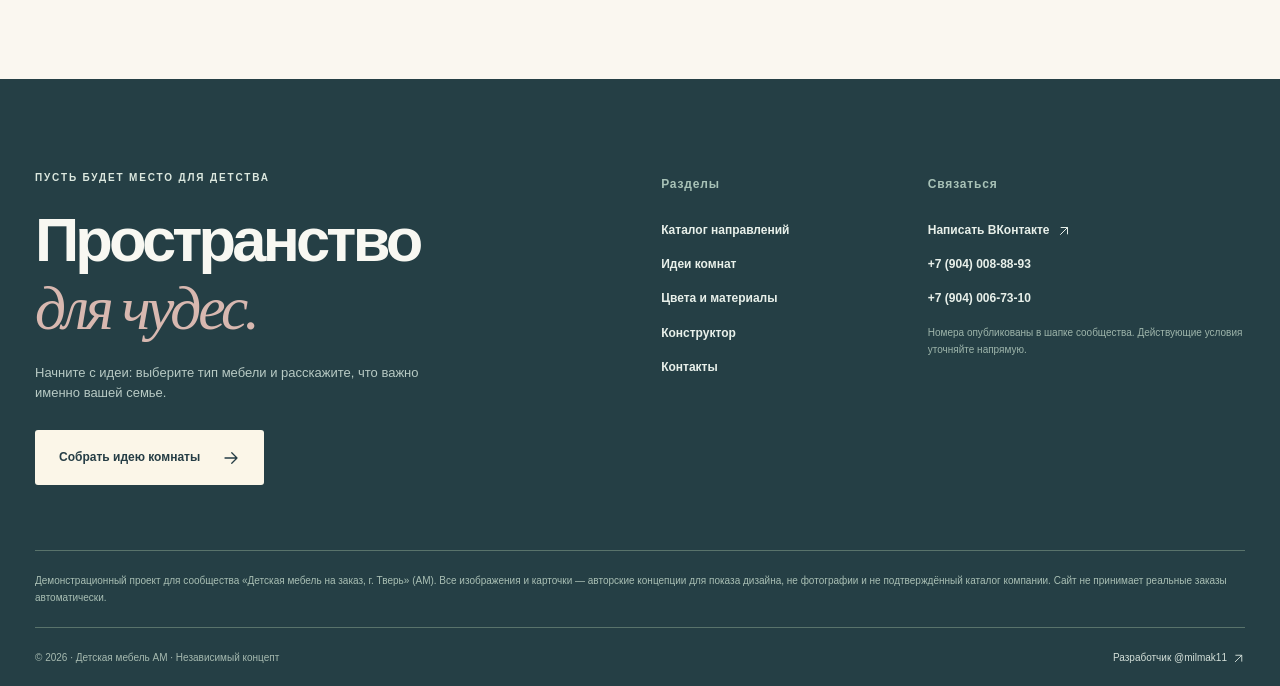
<file: contacts.html>
<!doctype html><html lang="ru"><head><meta charset="utf-8"><meta name="viewport" content="width=device-width, initial-scale=1"><meta name="theme-color" content="#F8F6F0"><meta name="robots" content="noindex,nofollow,noarchive"><meta name="description" content="Контактные данные сообщества «Детская мебель на заказ» в Твери и запрос проекта по индивидуальным размерам."><title>Контакты детской мебельной мастерской АМ — Тверь</title><link rel="icon" href="assets/favicon.svg" type="image/svg+xml"><link rel="stylesheet" href="assets/style.css"></head><body data-page="contacts"><div class="top-banner"><span class="container">НЕЗАВИСИМАЯ ДЕМОНСТРАЦИЯ ДИЗАЙНА · НЕ ОФИЦИАЛЬНЫЙ САЙТ</span></div><header class="site-header"><div class="container header-inner"><a class="logo" href="index.html" aria-label="АМ Детская мебель — главная"><span class="logo-badge">АМ<span class="logo-spark">✳</span></span><span class="logo-copy"><strong>Детская мебель</strong><small>НА ЗАКАЗ · ТВЕРЬ</small></span></a><nav class="main-nav" id="nav" aria-label="Основная навигация"><a class="" href="index.html">Главная</a><a class="" href="catalog.html">Мебель</a><a class="" href="lookbook.html">Идеи комнат</a><a class="" href="materials.html">Цвета и материалы</a><a class="" href="planner.html">Проект комнаты</a><a class="active" href="contacts.html">Контакты</a></nav><div class="header-cta"><a href="planner.html" class="btn btn-small btn-dark">Мой проект <svg class="icon" aria-hidden="true" width="22" height="22" viewBox="0 0 24 24" fill="none" stroke="currentColor" stroke-width="1.7" stroke-linecap="round" stroke-linejoin="round"><path d="M6 18 18 6M7 6h11v11"/></svg></a><button type="button" class="menu-toggle" id="menuToggle" aria-label="Открыть меню" aria-expanded="false" aria-controls="nav"><svg class="icon" aria-hidden="true" width="22" height="22" viewBox="0 0 24 24" fill="none" stroke="currentColor" stroke-width="1.7" stroke-linecap="round" stroke-linejoin="round"><path d="M4 7h16M4 12h16M4 17h16"/></svg></button></div></div></header><main id="main"><section class="page-hero container"><div class="eyebrow">ДАВАЙТЕ ОБСУДИМ ВАШУ ИДЕЮ</div><h1>Любая комната<br><em>начинается с разговора.</em></h1><p>Мастерская «Детская мебель на заказ» из Твери. Контакты взяты из открытой шапки её сообщества VK. Стоимость, выезд, материалы, сроки и доставка обсуждаются непосредственно с компанией.</p></section><section class="section compact contact-section"><div class="container contact-grid"><div class="contact-info"><span class="eyebrow">СВЯЗЬ С МАСТЕРСКОЙ</span><h2>Покажите нам<br><em>свою идею.</em></h2><div class="contact-links"><a href="https://vk.me/detmebel69" target="_blank" rel="noopener noreferrer"><span><svg class="icon" aria-hidden="true" width="22" height="22" viewBox="0 0 24 24" fill="none" stroke="currentColor" stroke-width="1.7" stroke-linecap="round" stroke-linejoin="round"><path d="m15 5 4 4M4 20l5-.8L20 8a2.8 2.8 0 0 0-4-4L5 15Z"/></svg></span><div><strong>Написать ВКонтакте</strong><small>Основной путь для обсуждения заказа</small></div><svg class="icon" aria-hidden="true" width="22" height="22" viewBox="0 0 24 24" fill="none" stroke="currentColor" stroke-width="1.7" stroke-linecap="round" stroke-linejoin="round"><path d="M6 18 18 6M7 6h11v11"/></svg></a><a href="tel:+79040088893"><span><svg class="icon" aria-hidden="true" width="22" height="22" viewBox="0 0 24 24" fill="none" stroke="currentColor" stroke-width="1.7" stroke-linecap="round" stroke-linejoin="round"><path d="M6 3h4l1 5-2.5 2a17 17 0 0 0 5.5 5.5L16 13l5 1v4a3 3 0 0 1-3.2 3A19 19 0 0 1 3 6.2 3 3 0 0 1 6 3Z"/></svg></span><div><strong>+7 (904) 008-88-93</strong><small>Номер из обложки VK</small></div><svg class="icon" aria-hidden="true" width="22" height="22" viewBox="0 0 24 24" fill="none" stroke="currentColor" stroke-width="1.7" stroke-linecap="round" stroke-linejoin="round"><path d="M6 18 18 6M7 6h11v11"/></svg></a><a href="tel:+79040067310"><span><svg class="icon" aria-hidden="true" width="22" height="22" viewBox="0 0 24 24" fill="none" stroke="currentColor" stroke-width="1.7" stroke-linecap="round" stroke-linejoin="round"><path d="M6 3h4l1 5-2.5 2a17 17 0 0 0 5.5 5.5L16 13l5 1v4a3 3 0 0 1-3.2 3A19 19 0 0 1 3 6.2 3 3 0 0 1 6 3Z"/></svg></span><div><strong>+7 (904) 006-73-10</strong><small>Номер из обложки VK</small></div><svg class="icon" aria-hidden="true" width="22" height="22" viewBox="0 0 24 24" fill="none" stroke="currentColor" stroke-width="1.7" stroke-linecap="round" stroke-linejoin="round"><path d="M6 18 18 6M7 6h11v11"/></svg></a><a href="tel:+79301769342"><span><svg class="icon" aria-hidden="true" width="22" height="22" viewBox="0 0 24 24" fill="none" stroke="currentColor" stroke-width="1.7" stroke-linecap="round" stroke-linejoin="round"><path d="M6 3h4l1 5-2.5 2a17 17 0 0 0 5.5 5.5L16 13l5 1v4a3 3 0 0 1-3.2 3A19 19 0 0 1 3 6.2 3 3 0 0 1 6 3Z"/></svg></span><div><strong>+7 (930) 176-93-42</strong><small>Телефон из информационного блока сообщества</small></div><svg class="icon" aria-hidden="true" width="22" height="22" viewBox="0 0 24 24" fill="none" stroke="currentColor" stroke-width="1.7" stroke-linecap="round" stroke-linejoin="round"><path d="M6 18 18 6M7 6h11v11"/></svg></a></div><p class="contact-notice">Мы не указываем неподтверждённые адрес мастерской, время работы или сроки изготовления. Данные лучше согласовать перед официальным запуском.</p></div><div class="contact-visual"><img src="assets/scenes/workspace-blush.svg" alt="Демонстрационная иллюстрация детской рабочей зоны"><div class="contact-sticker">ДЛЯ ВАШИХ<br><em>БОЛЬШИХ ИДЕЙ</em></div><span>АВТОРСКИЙ ЭСКИЗ</span></div></div><div class="container contact-cta"><div><span class="eyebrow">УЖЕ ЕСТЬ ПРИМЕРНЫЕ РАЗМЕРЫ?</span><h2>Соберите запрос<br><em>за пару минут.</em></h2></div><a href="planner.html" class="btn btn-dark">Перейти к подбору <svg class="icon" aria-hidden="true" width="22" height="22" viewBox="0 0 24 24" fill="none" stroke="currentColor" stroke-width="1.7" stroke-linecap="round" stroke-linejoin="round"><path d="M4 12h16m-7-7 7 7-7 7"/></svg></a></div></section></main><footer class="footer"><div class="container"><div class="footer-main"><div class="footer-story"><div class="eyebrow eyebrow-white">ПУСТЬ БУДЕТ МЕСТО ДЛЯ ДЕТСТВА</div><h2>Пространство<br><em>для чудес.</em></h2><p>Начните с идеи: выберите тип мебели и расскажите, что важно именно вашей семье.</p><a href="planner.html" class="btn btn-light">Собрать идею комнаты <svg class="icon" aria-hidden="true" width="22" height="22" viewBox="0 0 24 24" fill="none" stroke="currentColor" stroke-width="1.7" stroke-linecap="round" stroke-linejoin="round"><path d="M4 12h16m-7-7 7 7-7 7"/></svg></a></div><div class="footer-menu"><strong>Разделы</strong><a href="catalog.html">Каталог направлений</a><a href="lookbook.html">Идеи комнат</a><a href="materials.html">Цвета и материалы</a><a href="planner.html">Конструктор</a><a href="contacts.html">Контакты</a></div><div class="footer-contacts"><strong>Связаться</strong><a href="https://vk.me/detmebel69" target="_blank" rel="noopener noreferrer">Написать ВКонтакте <svg class="icon" aria-hidden="true" width="22" height="22" viewBox="0 0 24 24" fill="none" stroke="currentColor" stroke-width="1.7" stroke-linecap="round" stroke-linejoin="round"><path d="M6 18 18 6M7 6h11v11"/></svg></a><a href="tel:+79040088893">+7 (904) 008-88-93</a><a href="tel:+79040067310">+7 (904) 006-73-10</a><small>Номера опубликованы в шапке сообщества. Действующие условия уточняйте напрямую.</small></div></div><div class="footer-disclaimer">Демонстрационный проект для сообщества «Детская мебель на заказ, г. Тверь» (АМ). Все изображения и карточки — авторские концепции для показа дизайна, не фотографии и не подтверждённый каталог компании. Сайт не принимает реальные заказы автоматически.</div><div class="footer-last"><span>© 2026 · Детская мебель АМ · Независимый концепт</span><a href="https://t.me/milmak11" target="_blank" rel="noopener noreferrer">Разработчик @milmak11 <svg class="icon" aria-hidden="true" width="22" height="22" viewBox="0 0 24 24" fill="none" stroke="currentColor" stroke-width="1.7" stroke-linecap="round" stroke-linejoin="round"><path d="M6 18 18 6M7 6h11v11"/></svg></a></div></div></footer><nav class="mobile-bottom" aria-label="Быстрые действия"><a href="catalog.html"><svg class="icon" aria-hidden="true" width="22" height="22" viewBox="0 0 24 24" fill="none" stroke="currentColor" stroke-width="1.7" stroke-linecap="round" stroke-linejoin="round"><rect x="3" y="3" width="7" height="7" rx="1"/><rect x="14" y="3" width="7" height="7" rx="1"/><rect x="3" y="14" width="7" height="7" rx="1"/><rect x="14" y="14" width="7" height="7" rx="1"/></svg> Каталог</a><a href="planner.html"><svg class="icon" aria-hidden="true" width="22" height="22" viewBox="0 0 24 24" fill="none" stroke="currentColor" stroke-width="1.7" stroke-linecap="round" stroke-linejoin="round"><path d="m15 5 4 4M4 20l5-.8L20 8a2.8 2.8 0 0 0-4-4L5 15Z"/></svg> Мой проект</a></nav><div class="toast" id="toast" role="status" aria-live="polite"></div><dialog id="itemDialog" class="item-dialog" aria-label="Подробнее о концепции"><button type="button" class="modal-close" data-modal-close aria-label="Закрыть"><svg class="icon" aria-hidden="true" width="22" height="22" viewBox="0 0 24 24" fill="none" stroke="currentColor" stroke-width="1.7" stroke-linecap="round" stroke-linejoin="round"><path d="m5 5 14 14M19 5 5 19"/></svg></button><div id="modalContent"></div></dialog><script src="assets/data.js"></script><script src="assets/app.js"></script></body></html>
</file>
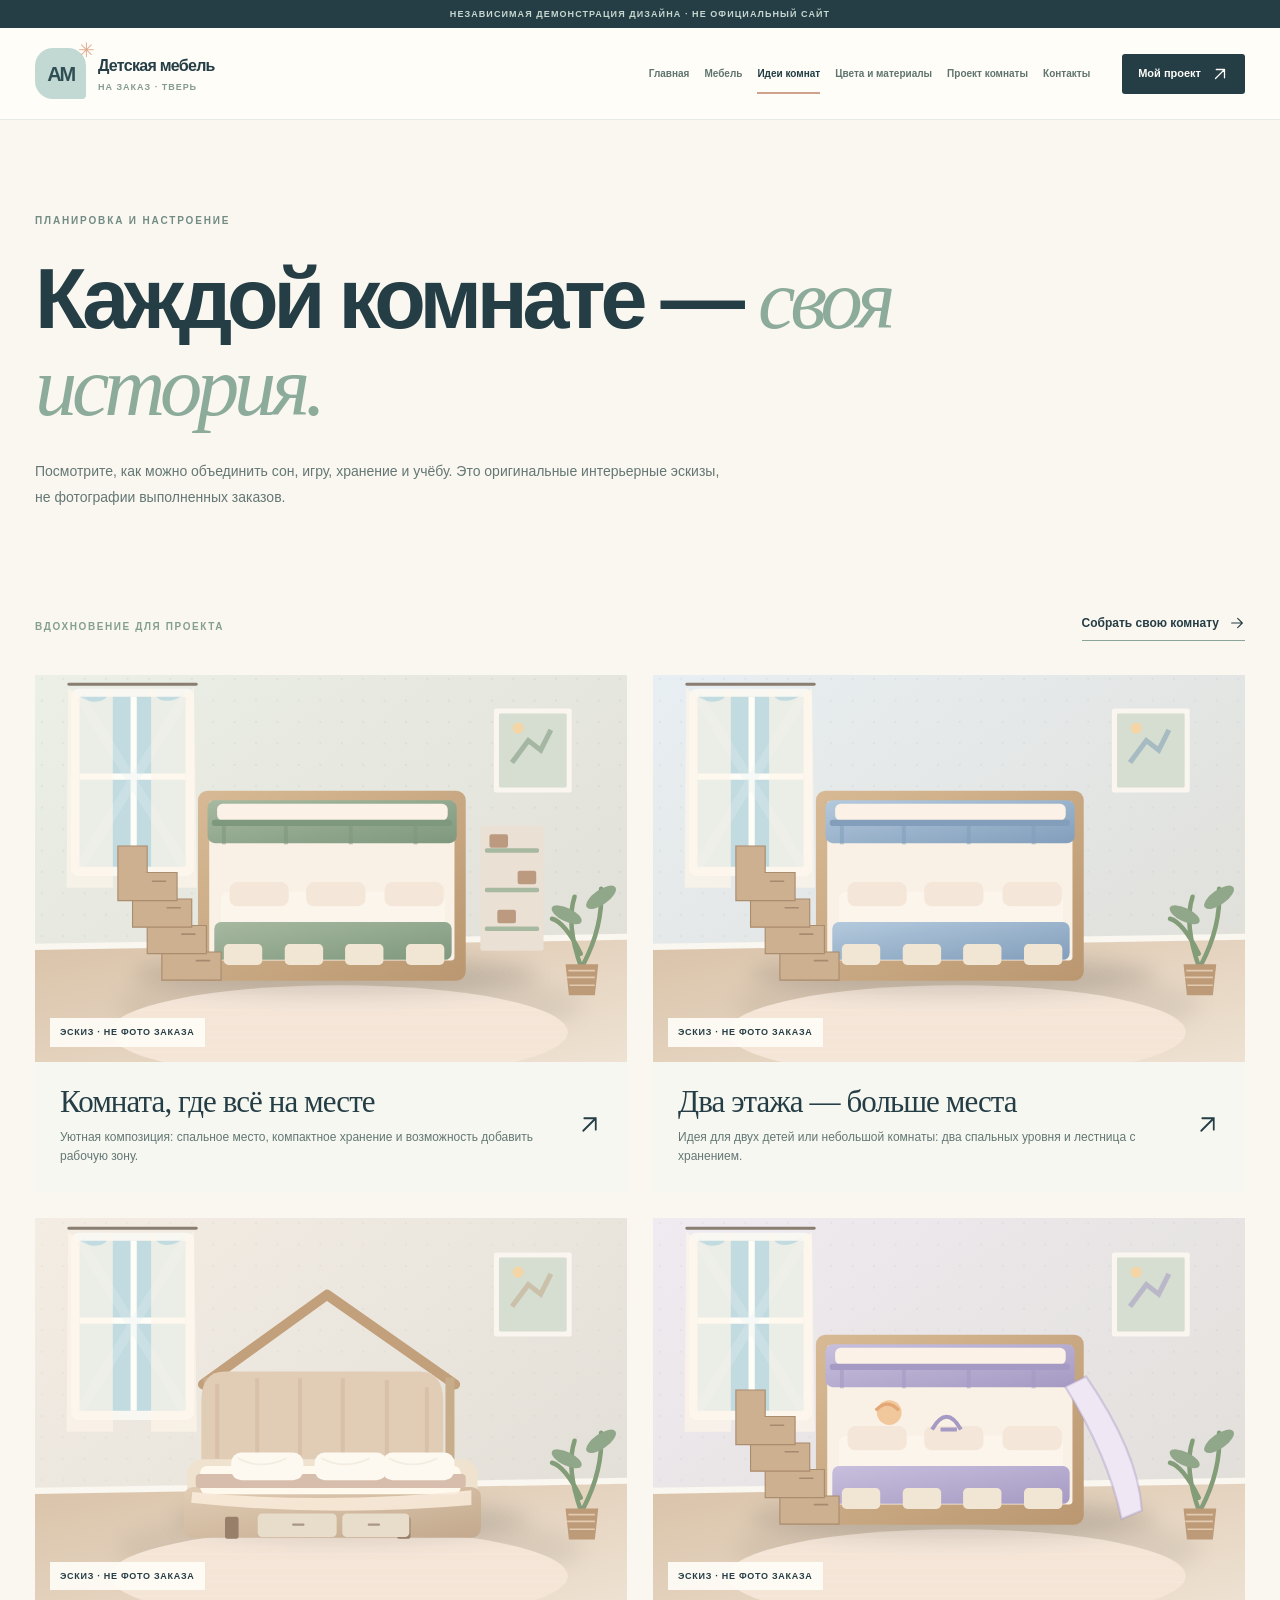
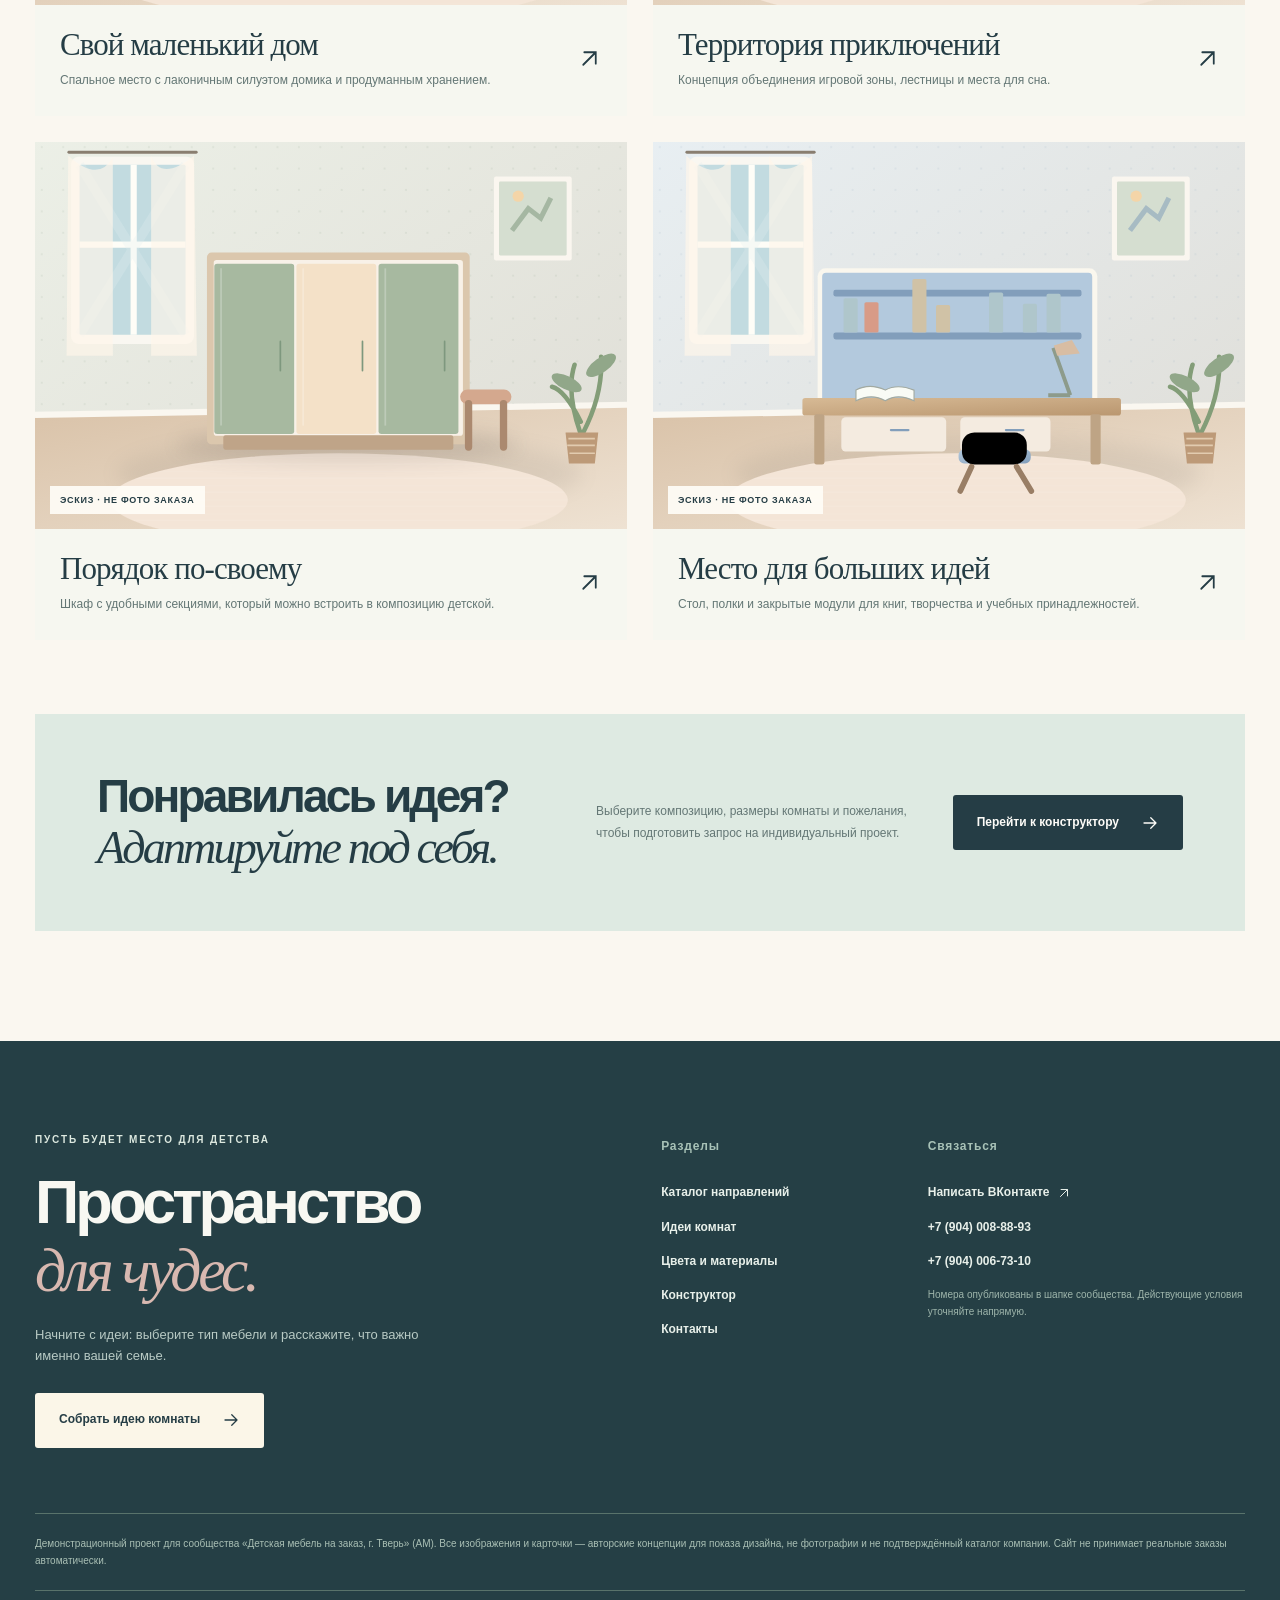
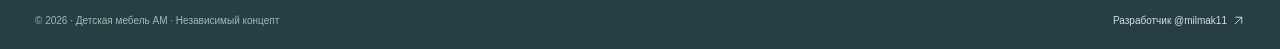
<file: lookbook.html>
<!doctype html><html lang="ru"><head><meta charset="utf-8"><meta name="viewport" content="width=device-width, initial-scale=1"><meta name="theme-color" content="#F8F6F0"><meta name="robots" content="noindex,nofollow,noarchive"><meta name="description" content="Авторские визуализации детских комнат, мебели и хранения для вдохновения."><title>Идеи для детской комнаты — АМ, Тверь</title><link rel="icon" href="assets/favicon.svg" type="image/svg+xml"><link rel="stylesheet" href="assets/style.css"></head><body data-page="lookbook"><div class="top-banner"><span class="container">НЕЗАВИСИМАЯ ДЕМОНСТРАЦИЯ ДИЗАЙНА · НЕ ОФИЦИАЛЬНЫЙ САЙТ</span></div><header class="site-header"><div class="container header-inner"><a class="logo" href="index.html" aria-label="АМ Детская мебель — главная"><span class="logo-badge">АМ<span class="logo-spark">✳</span></span><span class="logo-copy"><strong>Детская мебель</strong><small>НА ЗАКАЗ · ТВЕРЬ</small></span></a><nav class="main-nav" id="nav" aria-label="Основная навигация"><a class="" href="index.html">Главная</a><a class="" href="catalog.html">Мебель</a><a class="active" href="lookbook.html">Идеи комнат</a><a class="" href="materials.html">Цвета и материалы</a><a class="" href="planner.html">Проект комнаты</a><a class="" href="contacts.html">Контакты</a></nav><div class="header-cta"><a href="planner.html" class="btn btn-small btn-dark">Мой проект <svg class="icon" aria-hidden="true" width="22" height="22" viewBox="0 0 24 24" fill="none" stroke="currentColor" stroke-width="1.7" stroke-linecap="round" stroke-linejoin="round"><path d="M6 18 18 6M7 6h11v11"/></svg></a><button type="button" class="menu-toggle" id="menuToggle" aria-label="Открыть меню" aria-expanded="false" aria-controls="nav"><svg class="icon" aria-hidden="true" width="22" height="22" viewBox="0 0 24 24" fill="none" stroke="currentColor" stroke-width="1.7" stroke-linecap="round" stroke-linejoin="round"><path d="M4 7h16M4 12h16M4 17h16"/></svg></button></div></div></header><main id="main"><section class="page-hero container"><div class="eyebrow">ПЛАНИРОВКА И НАСТРОЕНИЕ</div><h1>Каждой комнате — <em>своя история.</em></h1><p>Посмотрите, как можно объединить сон, игру, хранение и учёбу. Это оригинальные интерьерные эскизы, не фотографии выполненных заказов.</p></section><section class="section compact"><div class="container"><div class="lookbook-intro"><span>ВДОХНОВЕНИЕ ДЛЯ ПРОЕКТА</span><a href="planner.html" class="simple-link">Собрать свою комнату <svg class="icon" aria-hidden="true" width="22" height="22" viewBox="0 0 24 24" fill="none" stroke="currentColor" stroke-width="1.7" stroke-linecap="round" stroke-linejoin="round"><path d="M4 12h16m-7-7 7 7-7 7"/></svg></a></div><div id="lookbookItems" class="lookbook-grid"></div><div class="lookbook-footer"><h2>Понравилась идея?<br><em>Адаптируйте под себя.</em></h2><p>Выберите композицию, размеры комнаты и пожелания, чтобы подготовить запрос на индивидуальный проект.</p><a href="planner.html" class="btn btn-dark">Перейти к конструктору <svg class="icon" aria-hidden="true" width="22" height="22" viewBox="0 0 24 24" fill="none" stroke="currentColor" stroke-width="1.7" stroke-linecap="round" stroke-linejoin="round"><path d="M4 12h16m-7-7 7 7-7 7"/></svg></a></div></div></section></main><footer class="footer"><div class="container"><div class="footer-main"><div class="footer-story"><div class="eyebrow eyebrow-white">ПУСТЬ БУДЕТ МЕСТО ДЛЯ ДЕТСТВА</div><h2>Пространство<br><em>для чудес.</em></h2><p>Начните с идеи: выберите тип мебели и расскажите, что важно именно вашей семье.</p><a href="planner.html" class="btn btn-light">Собрать идею комнаты <svg class="icon" aria-hidden="true" width="22" height="22" viewBox="0 0 24 24" fill="none" stroke="currentColor" stroke-width="1.7" stroke-linecap="round" stroke-linejoin="round"><path d="M4 12h16m-7-7 7 7-7 7"/></svg></a></div><div class="footer-menu"><strong>Разделы</strong><a href="catalog.html">Каталог направлений</a><a href="lookbook.html">Идеи комнат</a><a href="materials.html">Цвета и материалы</a><a href="planner.html">Конструктор</a><a href="contacts.html">Контакты</a></div><div class="footer-contacts"><strong>Связаться</strong><a href="https://vk.me/detmebel69" target="_blank" rel="noopener noreferrer">Написать ВКонтакте <svg class="icon" aria-hidden="true" width="22" height="22" viewBox="0 0 24 24" fill="none" stroke="currentColor" stroke-width="1.7" stroke-linecap="round" stroke-linejoin="round"><path d="M6 18 18 6M7 6h11v11"/></svg></a><a href="tel:+79040088893">+7 (904) 008-88-93</a><a href="tel:+79040067310">+7 (904) 006-73-10</a><small>Номера опубликованы в шапке сообщества. Действующие условия уточняйте напрямую.</small></div></div><div class="footer-disclaimer">Демонстрационный проект для сообщества «Детская мебель на заказ, г. Тверь» (АМ). Все изображения и карточки — авторские концепции для показа дизайна, не фотографии и не подтверждённый каталог компании. Сайт не принимает реальные заказы автоматически.</div><div class="footer-last"><span>© 2026 · Детская мебель АМ · Независимый концепт</span><a href="https://t.me/milmak11" target="_blank" rel="noopener noreferrer">Разработчик @milmak11 <svg class="icon" aria-hidden="true" width="22" height="22" viewBox="0 0 24 24" fill="none" stroke="currentColor" stroke-width="1.7" stroke-linecap="round" stroke-linejoin="round"><path d="M6 18 18 6M7 6h11v11"/></svg></a></div></div></footer><nav class="mobile-bottom" aria-label="Быстрые действия"><a href="catalog.html"><svg class="icon" aria-hidden="true" width="22" height="22" viewBox="0 0 24 24" fill="none" stroke="currentColor" stroke-width="1.7" stroke-linecap="round" stroke-linejoin="round"><rect x="3" y="3" width="7" height="7" rx="1"/><rect x="14" y="3" width="7" height="7" rx="1"/><rect x="3" y="14" width="7" height="7" rx="1"/><rect x="14" y="14" width="7" height="7" rx="1"/></svg> Каталог</a><a href="planner.html"><svg class="icon" aria-hidden="true" width="22" height="22" viewBox="0 0 24 24" fill="none" stroke="currentColor" stroke-width="1.7" stroke-linecap="round" stroke-linejoin="round"><path d="m15 5 4 4M4 20l5-.8L20 8a2.8 2.8 0 0 0-4-4L5 15Z"/></svg> Мой проект</a></nav><div class="toast" id="toast" role="status" aria-live="polite"></div><dialog id="itemDialog" class="item-dialog" aria-label="Подробнее о концепции"><button type="button" class="modal-close" data-modal-close aria-label="Закрыть"><svg class="icon" aria-hidden="true" width="22" height="22" viewBox="0 0 24 24" fill="none" stroke="currentColor" stroke-width="1.7" stroke-linecap="round" stroke-linejoin="round"><path d="m5 5 14 14M19 5 5 19"/></svg></button><div id="modalContent"></div></dialog><script src="assets/data.js"></script><script src="assets/app.js"></script></body></html>
</file>
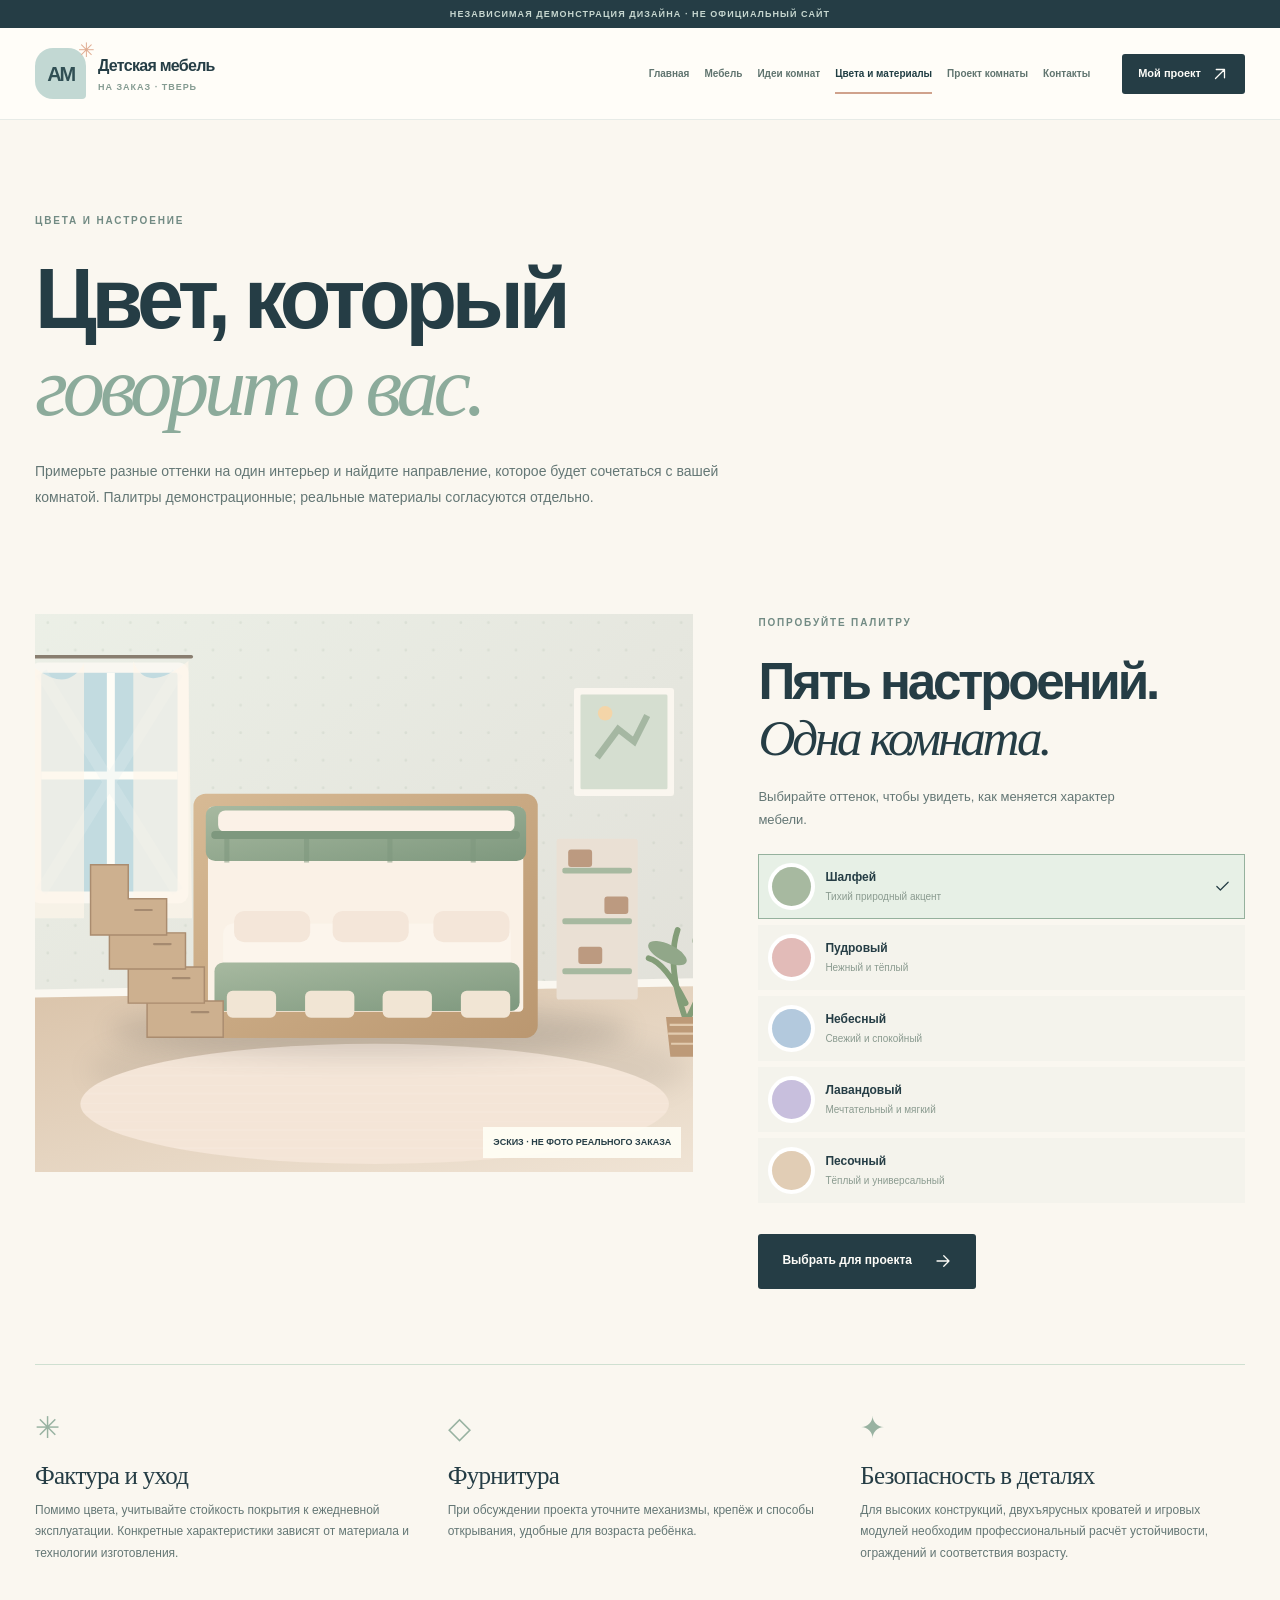
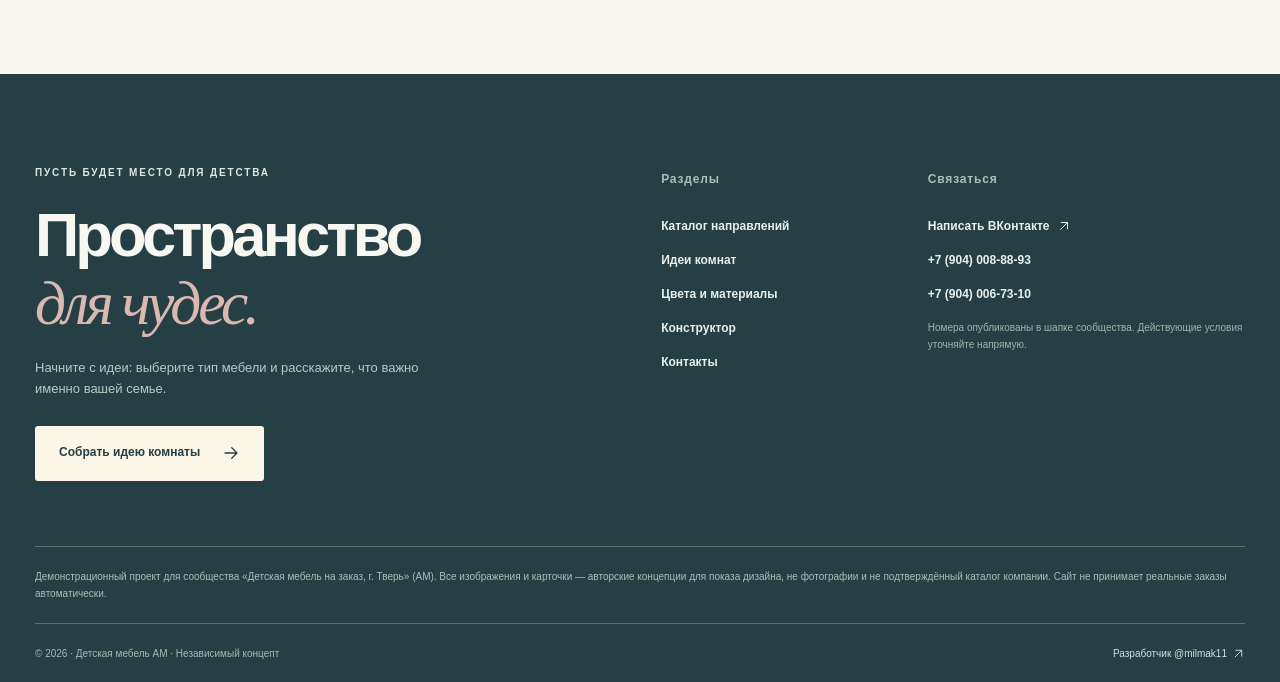
<file: materials.html>
<!doctype html><html lang="ru"><head><meta charset="utf-8"><meta name="viewport" content="width=device-width, initial-scale=1"><meta name="theme-color" content="#F8F6F0"><meta name="robots" content="noindex,nofollow,noarchive"><meta name="description" content="Демонстрационная палитра оттенков для детских комнат с интерактивным предпросмотром."><title>Цвета и материалы детской мебели — АМ</title><link rel="icon" href="assets/favicon.svg" type="image/svg+xml"><link rel="stylesheet" href="assets/style.css"></head><body data-page="materials"><div class="top-banner"><span class="container">НЕЗАВИСИМАЯ ДЕМОНСТРАЦИЯ ДИЗАЙНА · НЕ ОФИЦИАЛЬНЫЙ САЙТ</span></div><header class="site-header"><div class="container header-inner"><a class="logo" href="index.html" aria-label="АМ Детская мебель — главная"><span class="logo-badge">АМ<span class="logo-spark">✳</span></span><span class="logo-copy"><strong>Детская мебель</strong><small>НА ЗАКАЗ · ТВЕРЬ</small></span></a><nav class="main-nav" id="nav" aria-label="Основная навигация"><a class="" href="index.html">Главная</a><a class="" href="catalog.html">Мебель</a><a class="" href="lookbook.html">Идеи комнат</a><a class="active" href="materials.html">Цвета и материалы</a><a class="" href="planner.html">Проект комнаты</a><a class="" href="contacts.html">Контакты</a></nav><div class="header-cta"><a href="planner.html" class="btn btn-small btn-dark">Мой проект <svg class="icon" aria-hidden="true" width="22" height="22" viewBox="0 0 24 24" fill="none" stroke="currentColor" stroke-width="1.7" stroke-linecap="round" stroke-linejoin="round"><path d="M6 18 18 6M7 6h11v11"/></svg></a><button type="button" class="menu-toggle" id="menuToggle" aria-label="Открыть меню" aria-expanded="false" aria-controls="nav"><svg class="icon" aria-hidden="true" width="22" height="22" viewBox="0 0 24 24" fill="none" stroke="currentColor" stroke-width="1.7" stroke-linecap="round" stroke-linejoin="round"><path d="M4 7h16M4 12h16M4 17h16"/></svg></button></div></div></header><main id="main"><section class="page-hero container"><div class="eyebrow">ЦВЕТА И НАСТРОЕНИЕ</div><h1>Цвет, который<br><em>говорит о вас.</em></h1><p>Примерьте разные оттенки на один интерьер и найдите направление, которое будет сочетаться с вашей комнатой. Палитры демонстрационные; реальные материалы согласуются отдельно.</p></section><section class="section compact"><div class="container"><div class="material-showcase"><div class="material-hero-img"><img id="materialPreview" src="assets/scenes/room-sage.svg" alt="Визуализация мебели в выбранном цвете"><span>ЭСКИЗ · НЕ ФОТО РЕАЛЬНОГО ЗАКАЗА</span></div><div class="material-controls"><span class="eyebrow">ПОПРОБУЙТЕ ПАЛИТРУ</span><h2>Пять настроений.<br><em>Одна комната.</em></h2><p>Выбирайте оттенок, чтобы увидеть, как меняется характер мебели.</p><div class="material-color-list"><button class="color-option selected" data-material-color="sage" aria-pressed="true"><span class="color-dot" style="--c:#A7B9A0"></span><span><strong>Шалфей</strong><small>Тихий природный акцент</small></span><svg class="icon" aria-hidden="true" width="22" height="22" viewBox="0 0 24 24" fill="none" stroke="currentColor" stroke-width="1.7" stroke-linecap="round" stroke-linejoin="round"><path d="m4 12 5 5L20 6"/></svg></button><button class="color-option" data-material-color="blush" aria-pressed="false"><span class="color-dot" style="--c:#E2BBB8"></span><span><strong>Пудровый</strong><small>Нежный и тёплый</small></span><svg class="icon" aria-hidden="true" width="22" height="22" viewBox="0 0 24 24" fill="none" stroke="currentColor" stroke-width="1.7" stroke-linecap="round" stroke-linejoin="round"><path d="m4 12 5 5L20 6"/></svg></button><button class="color-option" data-material-color="sky" aria-pressed="false"><span class="color-dot" style="--c:#B3C9DD"></span><span><strong>Небесный</strong><small>Свежий и спокойный</small></span><svg class="icon" aria-hidden="true" width="22" height="22" viewBox="0 0 24 24" fill="none" stroke="currentColor" stroke-width="1.7" stroke-linecap="round" stroke-linejoin="round"><path d="m4 12 5 5L20 6"/></svg></button><button class="color-option" data-material-color="lilac" aria-pressed="false"><span class="color-dot" style="--c:#C8BFDD"></span><span><strong>Лавандовый</strong><small>Мечтательный и мягкий</small></span><svg class="icon" aria-hidden="true" width="22" height="22" viewBox="0 0 24 24" fill="none" stroke="currentColor" stroke-width="1.7" stroke-linecap="round" stroke-linejoin="round"><path d="m4 12 5 5L20 6"/></svg></button><button class="color-option" data-material-color="sand" aria-pressed="false"><span class="color-dot" style="--c:#E1CDB5"></span><span><strong>Песочный</strong><small>Тёплый и универсальный</small></span><svg class="icon" aria-hidden="true" width="22" height="22" viewBox="0 0 24 24" fill="none" stroke="currentColor" stroke-width="1.7" stroke-linecap="round" stroke-linejoin="round"><path d="m4 12 5 5L20 6"/></svg></button></div><a href="planner.html" id="materialToPlanner" class="btn btn-dark">Выбрать для проекта <svg class="icon" aria-hidden="true" width="22" height="22" viewBox="0 0 24 24" fill="none" stroke="currentColor" stroke-width="1.7" stroke-linecap="round" stroke-linejoin="round"><path d="M4 12h16m-7-7 7 7-7 7"/></svg></a></div></div><div class="material-notes"><article><div class="note-mark">✳</div><h3>Фактура и уход</h3><p>Помимо цвета, учитывайте стойкость покрытия к ежедневной эксплуатации. Конкретные характеристики зависят от материала и технологии изготовления.</p></article><article><div class="note-mark">◇</div><h3>Фурнитура</h3><p>При обсуждении проекта уточните механизмы, крепёж и способы открывания, удобные для возраста ребёнка.</p></article><article><div class="note-mark">✦</div><h3>Безопасность в деталях</h3><p>Для высоких конструкций, двухъярусных кроватей и игровых модулей необходим профессиональный расчёт устойчивости, ограждений и соответствия возрасту.</p></article></div></div></section></main><footer class="footer"><div class="container"><div class="footer-main"><div class="footer-story"><div class="eyebrow eyebrow-white">ПУСТЬ БУДЕТ МЕСТО ДЛЯ ДЕТСТВА</div><h2>Пространство<br><em>для чудес.</em></h2><p>Начните с идеи: выберите тип мебели и расскажите, что важно именно вашей семье.</p><a href="planner.html" class="btn btn-light">Собрать идею комнаты <svg class="icon" aria-hidden="true" width="22" height="22" viewBox="0 0 24 24" fill="none" stroke="currentColor" stroke-width="1.7" stroke-linecap="round" stroke-linejoin="round"><path d="M4 12h16m-7-7 7 7-7 7"/></svg></a></div><div class="footer-menu"><strong>Разделы</strong><a href="catalog.html">Каталог направлений</a><a href="lookbook.html">Идеи комнат</a><a href="materials.html">Цвета и материалы</a><a href="planner.html">Конструктор</a><a href="contacts.html">Контакты</a></div><div class="footer-contacts"><strong>Связаться</strong><a href="https://vk.me/detmebel69" target="_blank" rel="noopener noreferrer">Написать ВКонтакте <svg class="icon" aria-hidden="true" width="22" height="22" viewBox="0 0 24 24" fill="none" stroke="currentColor" stroke-width="1.7" stroke-linecap="round" stroke-linejoin="round"><path d="M6 18 18 6M7 6h11v11"/></svg></a><a href="tel:+79040088893">+7 (904) 008-88-93</a><a href="tel:+79040067310">+7 (904) 006-73-10</a><small>Номера опубликованы в шапке сообщества. Действующие условия уточняйте напрямую.</small></div></div><div class="footer-disclaimer">Демонстрационный проект для сообщества «Детская мебель на заказ, г. Тверь» (АМ). Все изображения и карточки — авторские концепции для показа дизайна, не фотографии и не подтверждённый каталог компании. Сайт не принимает реальные заказы автоматически.</div><div class="footer-last"><span>© 2026 · Детская мебель АМ · Независимый концепт</span><a href="https://t.me/milmak11" target="_blank" rel="noopener noreferrer">Разработчик @milmak11 <svg class="icon" aria-hidden="true" width="22" height="22" viewBox="0 0 24 24" fill="none" stroke="currentColor" stroke-width="1.7" stroke-linecap="round" stroke-linejoin="round"><path d="M6 18 18 6M7 6h11v11"/></svg></a></div></div></footer><nav class="mobile-bottom" aria-label="Быстрые действия"><a href="catalog.html"><svg class="icon" aria-hidden="true" width="22" height="22" viewBox="0 0 24 24" fill="none" stroke="currentColor" stroke-width="1.7" stroke-linecap="round" stroke-linejoin="round"><rect x="3" y="3" width="7" height="7" rx="1"/><rect x="14" y="3" width="7" height="7" rx="1"/><rect x="3" y="14" width="7" height="7" rx="1"/><rect x="14" y="14" width="7" height="7" rx="1"/></svg> Каталог</a><a href="planner.html"><svg class="icon" aria-hidden="true" width="22" height="22" viewBox="0 0 24 24" fill="none" stroke="currentColor" stroke-width="1.7" stroke-linecap="round" stroke-linejoin="round"><path d="m15 5 4 4M4 20l5-.8L20 8a2.8 2.8 0 0 0-4-4L5 15Z"/></svg> Мой проект</a></nav><div class="toast" id="toast" role="status" aria-live="polite"></div><dialog id="itemDialog" class="item-dialog" aria-label="Подробнее о концепции"><button type="button" class="modal-close" data-modal-close aria-label="Закрыть"><svg class="icon" aria-hidden="true" width="22" height="22" viewBox="0 0 24 24" fill="none" stroke="currentColor" stroke-width="1.7" stroke-linecap="round" stroke-linejoin="round"><path d="m5 5 14 14M19 5 5 19"/></svg></button><div id="modalContent"></div></dialog><script src="assets/data.js"></script><script src="assets/app.js"></script></body></html>
</file>
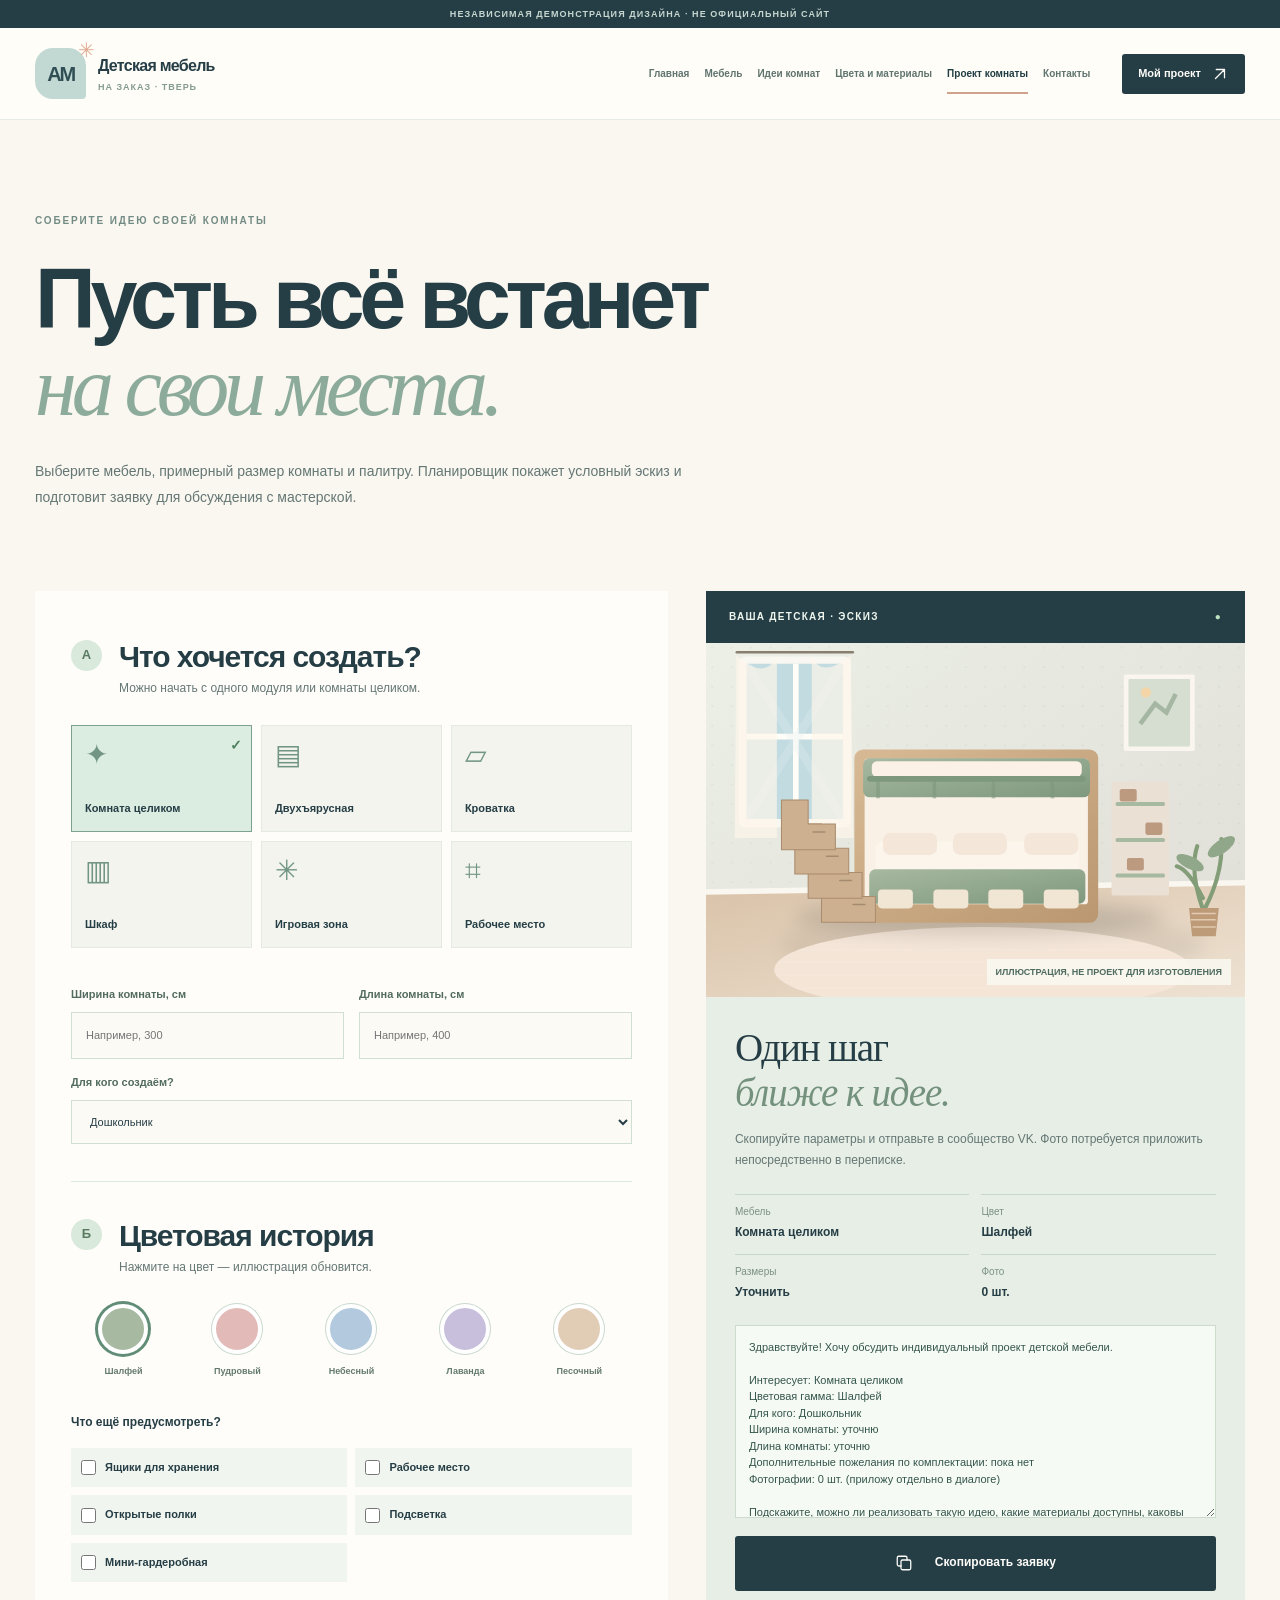
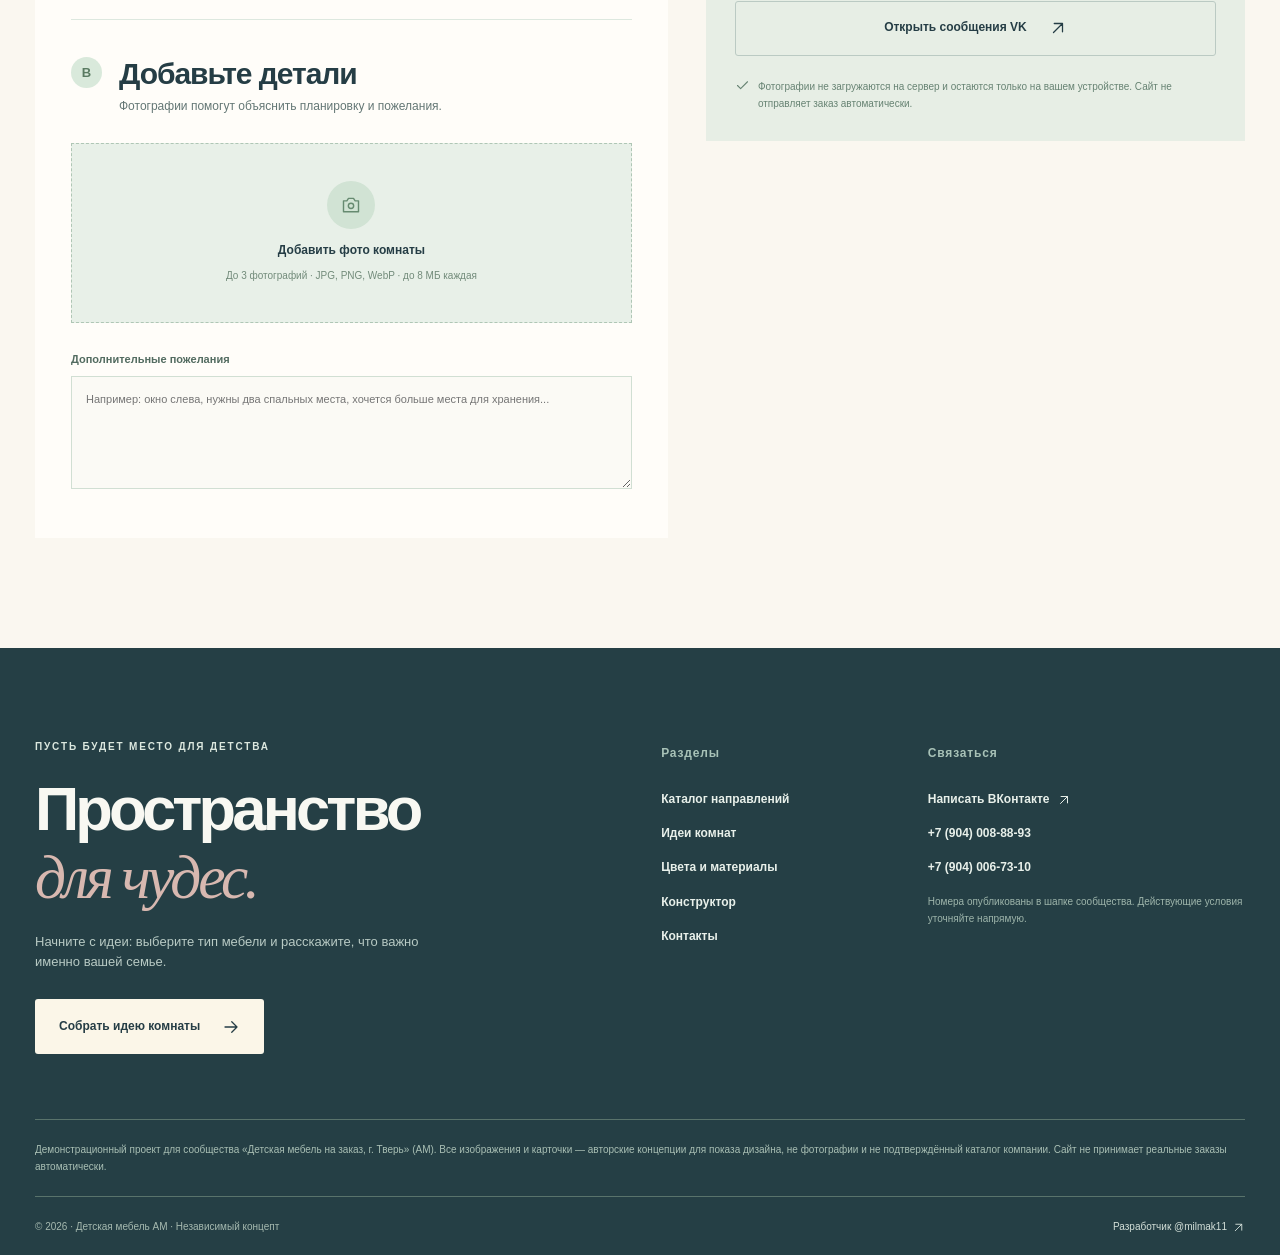
<file: planner.html>
<!doctype html><html lang="ru"><head><meta charset="utf-8"><meta name="viewport" content="width=device-width, initial-scale=1"><meta name="theme-color" content="#F8F6F0"><meta name="robots" content="noindex,nofollow,noarchive"><meta name="description" content="Интерактивный подбор детской мебели по размерам комнаты, цвету и пожеланиям с заявкой в ВКонтакте."><title>Подобрать детскую мебель — планировщик АМ</title><link rel="icon" href="assets/favicon.svg" type="image/svg+xml"><link rel="stylesheet" href="assets/style.css"></head><body data-page="planner"><div class="top-banner"><span class="container">НЕЗАВИСИМАЯ ДЕМОНСТРАЦИЯ ДИЗАЙНА · НЕ ОФИЦИАЛЬНЫЙ САЙТ</span></div><header class="site-header"><div class="container header-inner"><a class="logo" href="index.html" aria-label="АМ Детская мебель — главная"><span class="logo-badge">АМ<span class="logo-spark">✳</span></span><span class="logo-copy"><strong>Детская мебель</strong><small>НА ЗАКАЗ · ТВЕРЬ</small></span></a><nav class="main-nav" id="nav" aria-label="Основная навигация"><a class="" href="index.html">Главная</a><a class="" href="catalog.html">Мебель</a><a class="" href="lookbook.html">Идеи комнат</a><a class="" href="materials.html">Цвета и материалы</a><a class="active" href="planner.html">Проект комнаты</a><a class="" href="contacts.html">Контакты</a></nav><div class="header-cta"><a href="planner.html" class="btn btn-small btn-dark">Мой проект <svg class="icon" aria-hidden="true" width="22" height="22" viewBox="0 0 24 24" fill="none" stroke="currentColor" stroke-width="1.7" stroke-linecap="round" stroke-linejoin="round"><path d="M6 18 18 6M7 6h11v11"/></svg></a><button type="button" class="menu-toggle" id="menuToggle" aria-label="Открыть меню" aria-expanded="false" aria-controls="nav"><svg class="icon" aria-hidden="true" width="22" height="22" viewBox="0 0 24 24" fill="none" stroke="currentColor" stroke-width="1.7" stroke-linecap="round" stroke-linejoin="round"><path d="M4 7h16M4 12h16M4 17h16"/></svg></button></div></div></header><main id="main"><section class="page-hero container planner-top"><div class="eyebrow">СОБЕРИТЕ ИДЕЮ СВОЕЙ КОМНАТЫ</div><h1>Пусть всё встанет<br><em>на свои места.</em></h1><p>Выберите мебель, примерный размер комнаты и палитру. Планировщик покажет условный эскиз и подготовит заявку для обсуждения с мастерской.</p></section><section class="section compact"><div class="container planner-grid"><div class="designer-form"><form id="plannerForm" novalidate><div class="design-block"><div class="design-head"><span class="design-letter">A</span><div><h2>Что хочется создать?</h2><p>Можно начать с одного модуля или комнаты целиком.</p></div></div><div class="type-grid" role="radiogroup" aria-label="Тип мебели"><label class="type-item"><input type="radio" name="itemType" value="room" checked><span class="type-icon">✦</span><strong>Комната целиком</strong></label><label class="type-item"><input type="radio" name="itemType" value="bunk"><span class="type-icon">▤</span><strong>Двухъярусная</strong></label><label class="type-item"><input type="radio" name="itemType" value="single"><span class="type-icon">▱</span><strong>Кроватка</strong></label><label class="type-item"><input type="radio" name="itemType" value="closet"><span class="type-icon">▥</span><strong>Шкаф</strong></label><label class="type-item"><input type="radio" name="itemType" value="play"><span class="type-icon">✳</span><strong>Игровая зона</strong></label><label class="type-item"><input type="radio" name="itemType" value="workspace"><span class="type-icon">⌗</span><strong>Рабочее место</strong></label></div><div class="field-grid"><label class="field">Ширина комнаты, см<input id="roomWidth" inputmode="numeric" type="number" min="100" max="1000" placeholder="Например, 300"></label><label class="field">Длина комнаты, см<input id="roomLength" inputmode="numeric" type="number" min="100" max="1500" placeholder="Например, 400"></label></div><label class="field">Для кого создаём?<select id="childAge"><option>Дошкольник</option><option>Школьник</option><option>Двое детей</option><option>На вырост</option><option>Пока не определились</option></select></label></div><div class="design-block"><div class="design-head"><span class="design-letter">Б</span><div><h2>Цветовая история</h2><p>Нажмите на цвет — иллюстрация обновится.</p></div></div><div class="design-colors" role="radiogroup" aria-label="Цвет мебели"><label><input type="radio" name="color" value="sage" checked><span style="--c:#A7B9A0"></span><small>Шалфей</small></label><label><input type="radio" name="color" value="blush"><span style="--c:#E2BBB8"></span><small>Пудровый</small></label><label><input type="radio" name="color" value="sky"><span style="--c:#B3C9DD"></span><small>Небесный</small></label><label><input type="radio" name="color" value="lilac"><span style="--c:#C8BFDD"></span><small>Лаванда</small></label><label><input type="radio" name="color" value="sand"><span style="--c:#E1CDB5"></span><small>Песочный</small></label></div><div class="options-title">Что ещё предусмотреть?</div><div class="check-grid"><label><input type="checkbox" name="extra" value="Дополнительные ящики"><span>Ящики для хранения</span></label><label><input type="checkbox" name="extra" value="Рабочая зона"><span>Рабочее место</span></label><label><input type="checkbox" name="extra" value="Открытые полки"><span>Открытые полки</span></label><label><input type="checkbox" name="extra" value="Подсветка"><span>Подсветка</span></label><label><input type="checkbox" name="extra" value="Мини-гардеробная"><span>Мини-гардеробная</span></label></div></div><div class="design-block"><div class="design-head"><span class="design-letter">В</span><div><h2>Добавьте детали</h2><p>Фотографии помогут объяснить планировку и пожелания.</p></div></div><label class="upload-area" id="uploadArea"><input type="file" id="roomPhotos" accept="image/jpeg,image/png,image/webp" multiple hidden><span><svg class="icon" aria-hidden="true" width="22" height="22" viewBox="0 0 24 24" fill="none" stroke="currentColor" stroke-width="1.7" stroke-linecap="round" stroke-linejoin="round"><path d="M3 7h4l2-3h6l2 3h4v13H3z"/><circle cx="12" cy="13" r="3.2"/></svg></span><strong>Добавить фото комнаты</strong><small>До 3 фотографий · JPG, PNG, WebP · до 8 МБ каждая</small></label><div class="photo-list" id="photoList"></div><label class="field">Дополнительные пожелания<textarea id="plannerNotes" rows="5" placeholder="Например: окно слева, нужны два спальных места, хочется больше места для хранения..."></textarea></label></div></form></div><aside class="designer-aside"><div class="sticky-preview"><div class="preview-head"><span>ВАША ДЕТСКАЯ · ЭСКИЗ</span><span class="preview-point">●</span></div><div class="preview-visual"><img id="designerScene" src="assets/scenes/room-sage.svg" alt="Демонстрационный эскиз выбранной мебели"><span>ИЛЛЮСТРАЦИЯ, НЕ ПРОЕКТ ДЛЯ ИЗГОТОВЛЕНИЯ</span></div><div class="preview-body"><h3>Один шаг<br><em>ближе к идее.</em></h3><p>Скопируйте параметры и отправьте в сообщество VK. Фото потребуется приложить непосредственно в переписке.</p><div class="summary-grid"><div><small>Мебель</small><strong id="briefType">Комната целиком</strong></div><div><small>Цвет</small><strong id="briefColor">Шалфей</strong></div><div><small>Размеры</small><strong id="briefSize">Уточнить</strong></div><div><small>Фото</small><strong id="briefPhotos">0 шт.</strong></div></div><textarea id="briefText" class="brief-text" rows="10" readonly aria-label="Текст запроса для мастерской"></textarea><button type="button" class="btn btn-dark full-width" id="copyBrief"><svg class="icon" aria-hidden="true" width="22" height="22" viewBox="0 0 24 24" fill="none" stroke="currentColor" stroke-width="1.7" stroke-linecap="round" stroke-linejoin="round"><rect x="8" y="8" width="13" height="13" rx="2"/><path d="M16 8V5a2 2 0 0 0-2-2H5a2 2 0 0 0-2 2v9a2 2 0 0 0 2 2h3"/></svg> Скопировать заявку</button><a href="https://vk.me/detmebel69" target="_blank" rel="noopener noreferrer" class="btn btn-outline full-width">Открыть сообщения VK <svg class="icon" aria-hidden="true" width="22" height="22" viewBox="0 0 24 24" fill="none" stroke="currentColor" stroke-width="1.7" stroke-linecap="round" stroke-linejoin="round"><path d="M6 18 18 6M7 6h11v11"/></svg></a><div class="tiny-safety"><svg class="icon" aria-hidden="true" width="22" height="22" viewBox="0 0 24 24" fill="none" stroke="currentColor" stroke-width="1.7" stroke-linecap="round" stroke-linejoin="round"><path d="m4 12 5 5L20 6"/></svg> Фотографии не загружаются на сервер и остаются только на вашем устройстве. Сайт не отправляет заказ автоматически.</div></div></div></aside></div></section></main><footer class="footer"><div class="container"><div class="footer-main"><div class="footer-story"><div class="eyebrow eyebrow-white">ПУСТЬ БУДЕТ МЕСТО ДЛЯ ДЕТСТВА</div><h2>Пространство<br><em>для чудес.</em></h2><p>Начните с идеи: выберите тип мебели и расскажите, что важно именно вашей семье.</p><a href="planner.html" class="btn btn-light">Собрать идею комнаты <svg class="icon" aria-hidden="true" width="22" height="22" viewBox="0 0 24 24" fill="none" stroke="currentColor" stroke-width="1.7" stroke-linecap="round" stroke-linejoin="round"><path d="M4 12h16m-7-7 7 7-7 7"/></svg></a></div><div class="footer-menu"><strong>Разделы</strong><a href="catalog.html">Каталог направлений</a><a href="lookbook.html">Идеи комнат</a><a href="materials.html">Цвета и материалы</a><a href="planner.html">Конструктор</a><a href="contacts.html">Контакты</a></div><div class="footer-contacts"><strong>Связаться</strong><a href="https://vk.me/detmebel69" target="_blank" rel="noopener noreferrer">Написать ВКонтакте <svg class="icon" aria-hidden="true" width="22" height="22" viewBox="0 0 24 24" fill="none" stroke="currentColor" stroke-width="1.7" stroke-linecap="round" stroke-linejoin="round"><path d="M6 18 18 6M7 6h11v11"/></svg></a><a href="tel:+79040088893">+7 (904) 008-88-93</a><a href="tel:+79040067310">+7 (904) 006-73-10</a><small>Номера опубликованы в шапке сообщества. Действующие условия уточняйте напрямую.</small></div></div><div class="footer-disclaimer">Демонстрационный проект для сообщества «Детская мебель на заказ, г. Тверь» (АМ). Все изображения и карточки — авторские концепции для показа дизайна, не фотографии и не подтверждённый каталог компании. Сайт не принимает реальные заказы автоматически.</div><div class="footer-last"><span>© 2026 · Детская мебель АМ · Независимый концепт</span><a href="https://t.me/milmak11" target="_blank" rel="noopener noreferrer">Разработчик @milmak11 <svg class="icon" aria-hidden="true" width="22" height="22" viewBox="0 0 24 24" fill="none" stroke="currentColor" stroke-width="1.7" stroke-linecap="round" stroke-linejoin="round"><path d="M6 18 18 6M7 6h11v11"/></svg></a></div></div></footer><nav class="mobile-bottom" aria-label="Быстрые действия"><a href="catalog.html"><svg class="icon" aria-hidden="true" width="22" height="22" viewBox="0 0 24 24" fill="none" stroke="currentColor" stroke-width="1.7" stroke-linecap="round" stroke-linejoin="round"><rect x="3" y="3" width="7" height="7" rx="1"/><rect x="14" y="3" width="7" height="7" rx="1"/><rect x="3" y="14" width="7" height="7" rx="1"/><rect x="14" y="14" width="7" height="7" rx="1"/></svg> Каталог</a><a href="planner.html"><svg class="icon" aria-hidden="true" width="22" height="22" viewBox="0 0 24 24" fill="none" stroke="currentColor" stroke-width="1.7" stroke-linecap="round" stroke-linejoin="round"><path d="m15 5 4 4M4 20l5-.8L20 8a2.8 2.8 0 0 0-4-4L5 15Z"/></svg> Мой проект</a></nav><div class="toast" id="toast" role="status" aria-live="polite"></div><dialog id="itemDialog" class="item-dialog" aria-label="Подробнее о концепции"><button type="button" class="modal-close" data-modal-close aria-label="Закрыть"><svg class="icon" aria-hidden="true" width="22" height="22" viewBox="0 0 24 24" fill="none" stroke="currentColor" stroke-width="1.7" stroke-linecap="round" stroke-linejoin="round"><path d="m5 5 14 14M19 5 5 19"/></svg></button><div id="modalContent"></div></dialog><script src="assets/data.js"></script><script src="assets/app.js"></script></body></html>
</file>
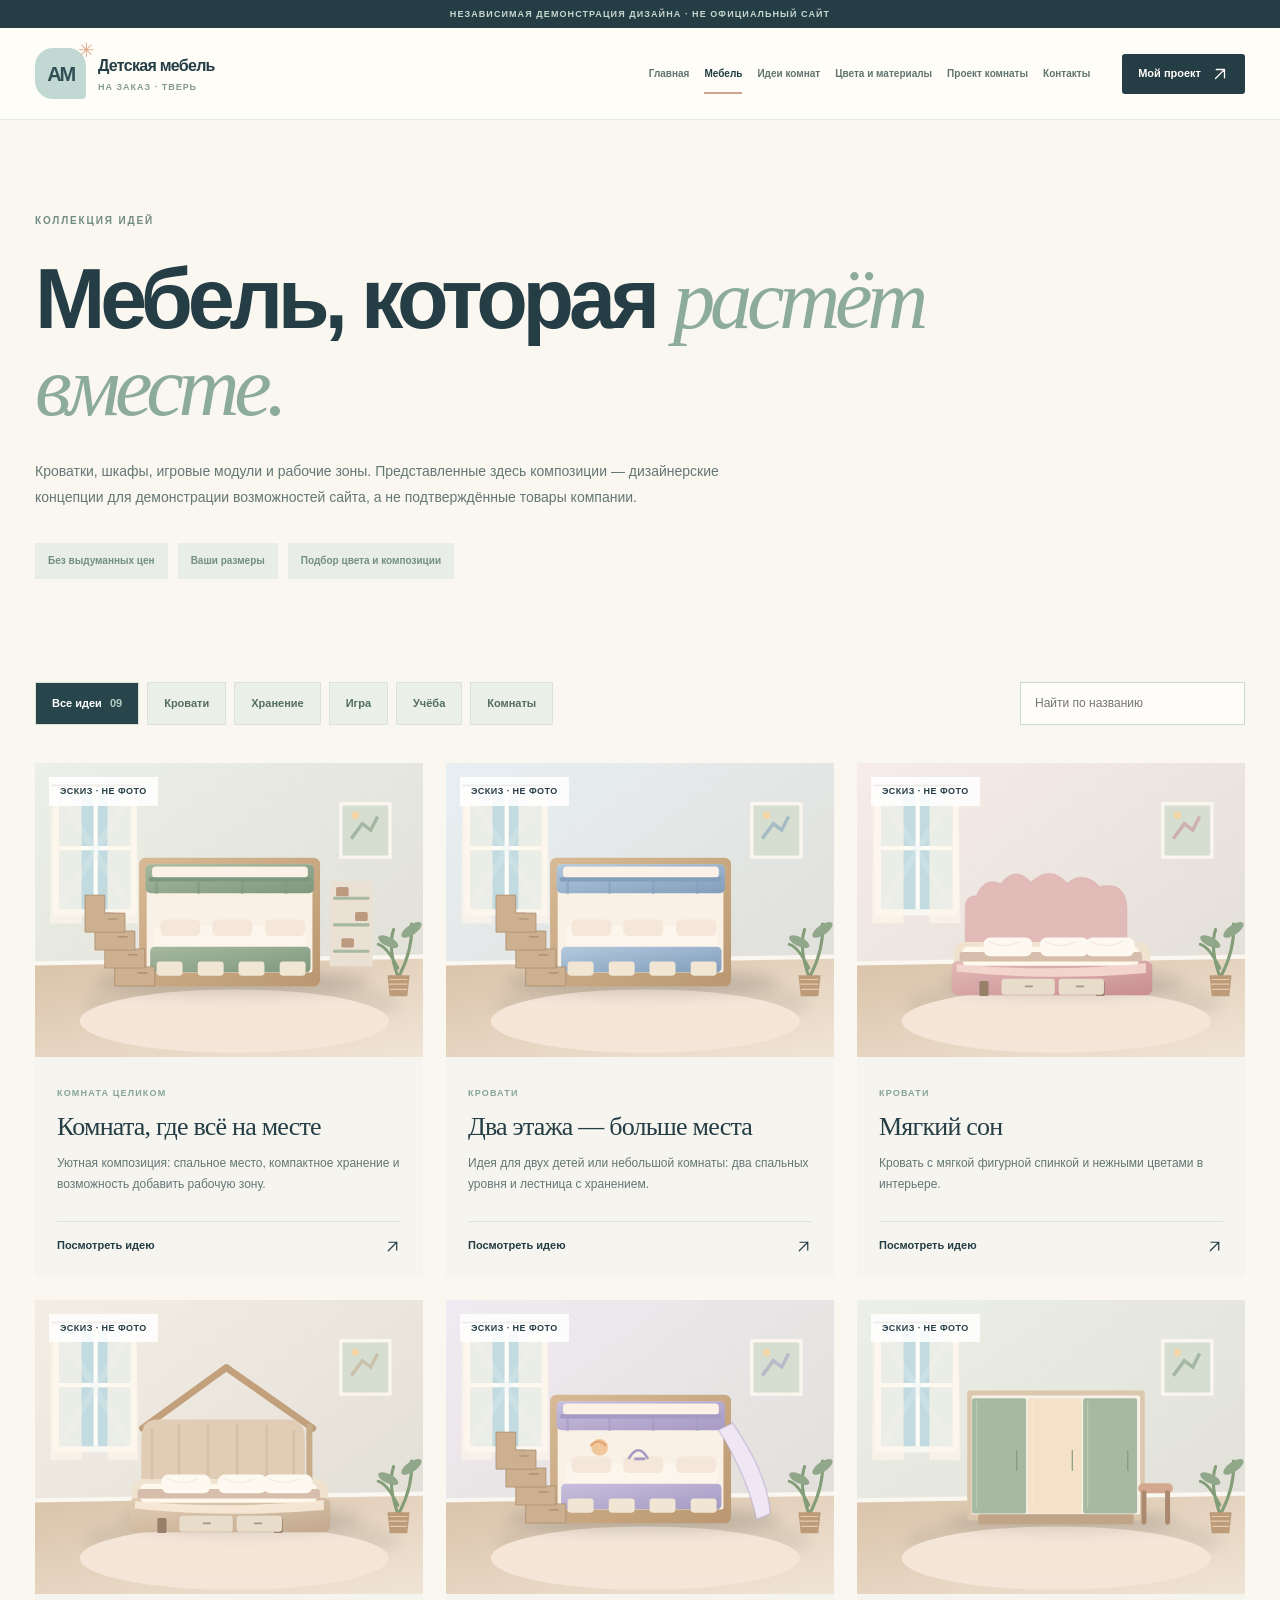
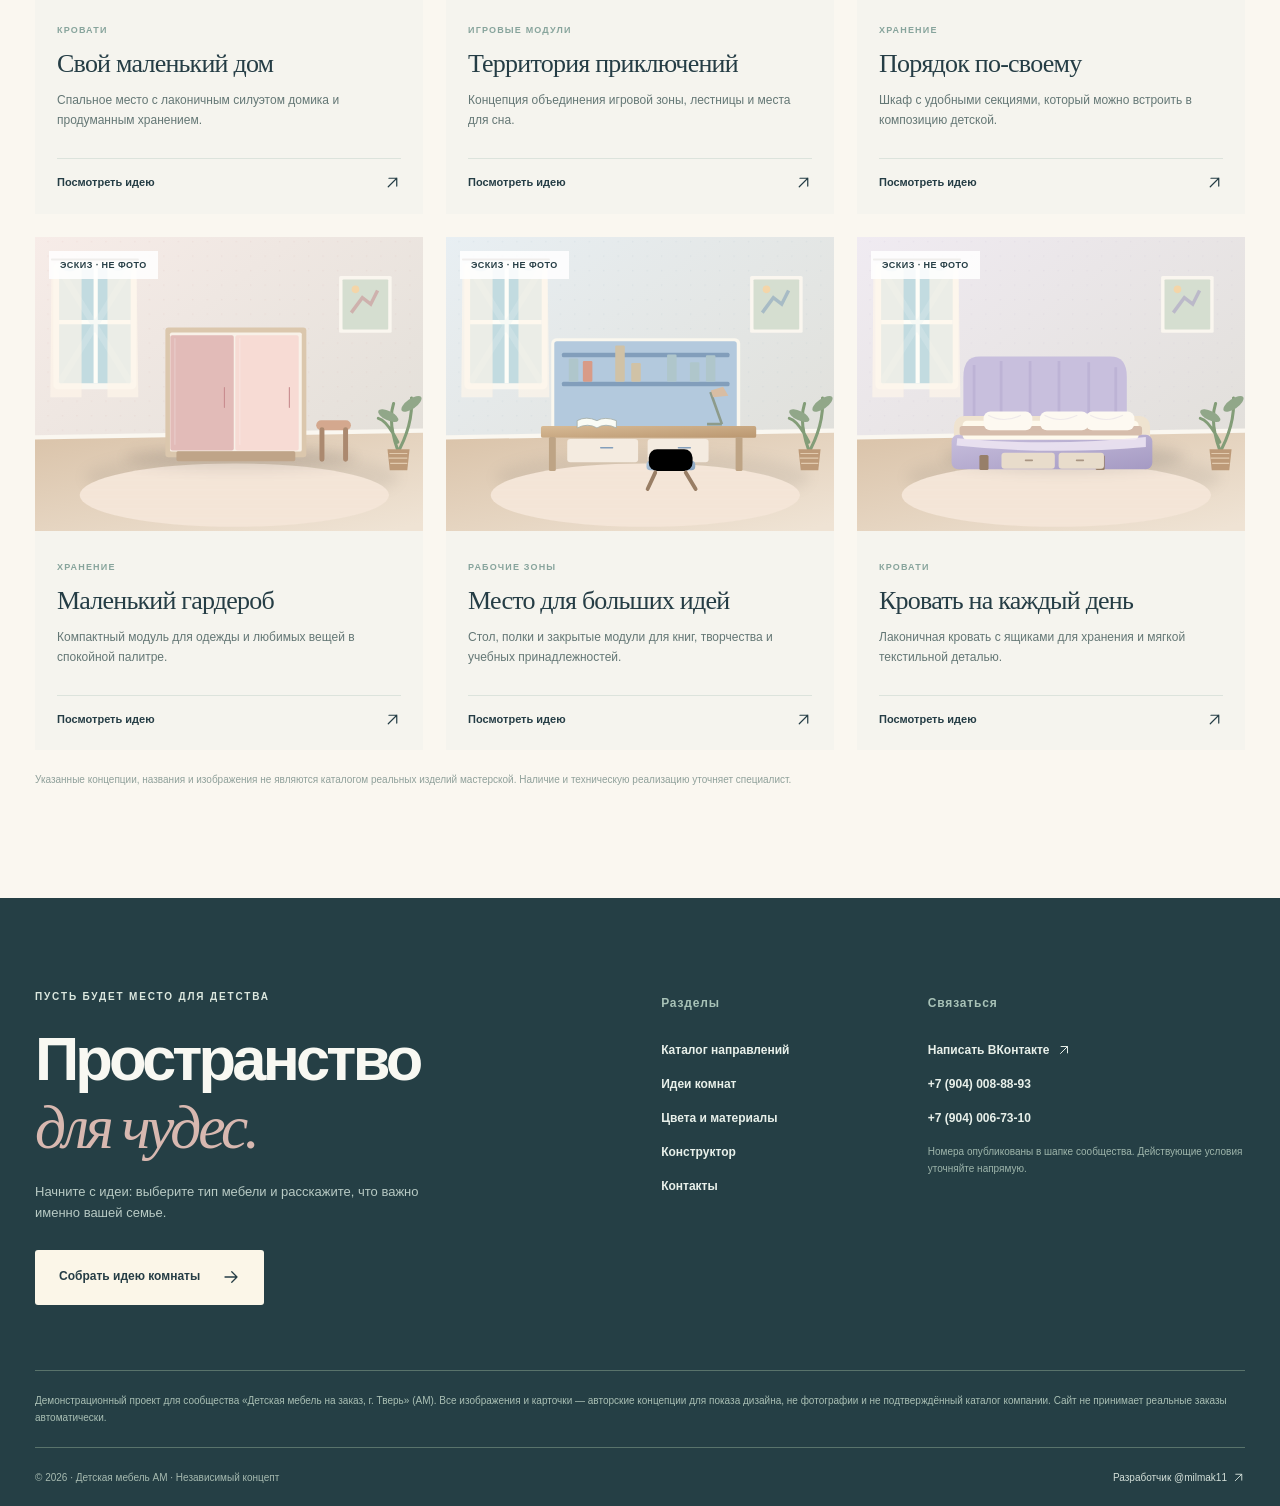
<file: preview-catalog-offline.html>
<!doctype html><html lang="ru"><head><meta charset="utf-8"><meta name="viewport" content="width=device-width, initial-scale=1"><meta name="theme-color" content="#F8F6F0"><meta name="robots" content="noindex,nofollow,noarchive"><meta name="description" content="Каталог демонстрационных эскизов детских кроватей, шкафов и игровых модулей с подбором проекта."><title>Идеи детской мебели — АМ, Тверь</title><link rel="icon" href="[data-uri]" type="image/svg+xml"><style>:root{--ink:#253D45;--ink2:#38565A;--cream:#FAF7F0;--paper:#FFFDF8;--sage:#B8CCC2;--sageDark:#739087;--blue:#DCE9EC;--peach:#F4D5BC;--rose:#F3DEDB;--lav:#E9E5EF;--line:#DDE4DF;--muted:#687976;--serif:Georgia,'Times New Roman',serif;--sans:'Inter',-apple-system,BlinkMacSystemFont,'Segoe UI',Arial,sans-serif;--ease:cubic-bezier(.2,.8,.2,1)}
*{box-sizing:border-box}html{scroll-behavior:smooth}body{margin:0;background:var(--cream);color:var(--ink);font:15px/1.6 var(--sans);-webkit-font-smoothing:antialiased;overflow-x:hidden}body.locked{overflow:hidden}button,input,select,textarea{font:inherit}button{cursor:pointer}a{color:inherit;text-decoration:none}img{display:block;max-width:100%}p,h1,h2,h3,h4{margin:0}p{color:#647775}h1,h2,h3{font-weight:550}h1,h2{letter-spacing:-.062em}h1{font-size:clamp(56px,6.8vw,106px);line-height:1.035}h2{font-size:clamp(42px,5vw,78px);line-height:1.105}h3{letter-spacing:-.03em;line-height:1.22}em{font-family:var(--serif);font-weight:400;font-style:italic}button:focus-visible,a:focus-visible,input:focus-visible,select:focus-visible,textarea:focus-visible{outline:3px solid #B78975;outline-offset:3px}::selection{background:#BFD9CB;color:var(--ink)}.icon{height:20px;width:20px;flex-shrink:0;vertical-align:middle}.container{width:min(1380px,calc(100% - 116px));margin:0 auto}.section{padding:110px 0}.section.compact{padding:45px 0 110px}.eyebrow{font-size:10px;font-weight:850;letter-spacing:.185em;text-transform:uppercase;color:#728B84;display:flex;align-items:center;gap:11px;line-height:1.7}.eyebrow-white{color:#DCE8DF}.btn{display:inline-flex;align-items:center;justify-content:center;gap:22px;min-height:55px;padding:15px 23px;border:1px solid transparent;border-radius:3px;font-size:12px;line-height:1.3;font-weight:800;transition:transform .24s var(--ease),background .24s,color .24s,border-color .24s;white-space:nowrap}.btn:hover{transform:translateY(-3px)}.btn .icon{width:18px;height:18px}.btn-dark{background:var(--ink);color:#FDFCF8}.btn-dark:hover{background:#4B676B}.btn-small{min-height:40px;padding:10px 15px;gap:10px;font-size:11px}.btn-light{background:#FBF6E8;color:var(--ink)}.btn-light:hover{background:#fff}.btn-outline{border:1px solid #BBCAC3;color:var(--ink);background:transparent}.btn-outline:hover{border-color:var(--ink);background:var(--ink);color:white}.full-width{width:100%}.simple-link{display:inline-flex;align-items:center;gap:10px;font-size:12px;font-weight:840;padding-bottom:7px;border-bottom:1px solid #8AA59C;transition:gap .24s}.simple-link:hover{gap:18px}.simple-link .icon{width:16px;height:16px}
/* navigation */
.top-banner{background:var(--ink);color:#C7D7D0;text-align:center;min-height:28px;display:grid;place-items:center;font-size:9px;font-weight:650;letter-spacing:.12em}.site-header{height:92px;background:#FFFDF8;position:relative;z-index:100;border-bottom:1px solid #E7EBE7}.header-inner{height:100%;display:flex;align-items:center;gap:25px}.logo{display:flex;align-items:center;gap:12px;flex-shrink:0}.logo-badge{position:relative;background:#C2D8D3;border-radius:18px 18px 4px 18px;width:51px;height:51px;display:grid;place-items:center;font-size:20px;line-height:1;font-weight:900;letter-spacing:-.12em;color:#304F54}.logo-spark{position:absolute;top:-8px;right:-7px;font-size:20px;color:#E0AC92;font-weight:500}.logo-copy{display:flex;flex-direction:column;gap:1px}.logo-copy strong{font-size:16px;font-weight:870;letter-spacing:-.045em;white-space:nowrap}.logo-copy small{font-size:9px;color:#849B91;letter-spacing:.11em;font-weight:750}.main-nav{margin-left:auto;display:flex;align-items:center;gap:clamp(14px,2vw,30px)}.main-nav a{color:#60746F;font-size:11px;font-weight:760;white-space:nowrap;position:relative;transition:color .2s}.main-nav a:hover,.main-nav a.active{color:#203D43}.main-nav a.active:after{content:'';height:2px;background:#D0A28C;position:absolute;bottom:-12px;left:0;right:0}.header-cta{display:flex;align-items:center;margin-left:7px}.menu-toggle{display:none;background:none;color:var(--ink);border:0;padding:7px}.mobile-bottom{display:none}
/* hero */
.hero{background:var(--cream);padding-top:65px}.hero-grid{display:grid;grid-template-columns:.92fr 1.08fr;gap:56px;align-items:center}.hero-copy{padding:30px 0 45px}.hero-copy h1{margin:28px 0 29px}.hero-copy h1 em{color:#93AFA6}.highlight-text{display:inline-block;position:relative;isolation:isolate}.highlight-text:after{content:'';background:#F1DBC3;position:absolute;z-index:-1;bottom:5px;left:0;right:0;height:27px;transform:rotate(-1.5deg)}.hero-copy>p{font-size:16px;line-height:1.8;max-width:474px}.hero-actions{display:flex;flex-wrap:wrap;align-items:center;gap:30px;margin:38px 0 45px}.hero-points{display:flex;flex-wrap:wrap;gap:25px;padding-top:24px;border-top:1px solid #D6E0D9;color:#546E66;font-size:12px;font-weight:710}.hero-points span{display:flex;gap:9px;align-items:center}.hero-points svg{width:18px;height:18px;color:#85A295}.hero-footnote{display:block;margin-top:15px;font-size:10px;color:#96A19A;line-height:1.7}.tiny-star{font-size:19px;color:#E7B89E;line-height:1}.hero-visual{height:640px;position:relative;background:#E7EBE5;overflow:hidden;isolation:isolate;border-radius:5px}.hero-visual>img{position:absolute;inset:0;width:100%;height:100%;object-fit:cover;transition:transform 1s var(--ease)}.hero-visual:hover>img{transform:scale(1.025)}.hero-picture-top{position:absolute;z-index:2;top:0;left:0;right:0;padding:25px;display:flex;justify-content:space-between;font-size:9px;font-weight:850;letter-spacing:.13em;color:#556E66}.hero-sticker{position:absolute;z-index:2;bottom:90px;left:24px;background:#F9E9D7;padding:22px 24px;display:flex;gap:12px;align-items:center;box-shadow:0 16px 45px #263d4730;transform:rotate(-7deg)}.hero-sticker span{font-size:37px;color:#D39683}.hero-sticker strong{font:23px/1.15 var(--serif)}.img-legal{position:absolute;bottom:20px;right:22px;color:#52665D;font-size:9px;font-weight:850;letter-spacing:.1em}.hero-ticker{margin-top:72px;background:#DAE7E1;min-height:80px}.ticker-inner{height:80px;display:flex;justify-content:space-between;align-items:center;gap:18px;white-space:nowrap;overflow:hidden}.ticker-inner span{font-size:10px;font-weight:900;letter-spacing:.18em}.ticker-inner b{color:#C78E7D;font-size:22px;font-weight:400}
/* headings and categories */
.section-heading{display:flex;justify-content:space-between;align-items:end;gap:35px;margin-bottom:43px}.section-heading h2{margin-top:19px}.section-heading>p{max-width:380px;font-size:13px;line-height:1.85}.section-heading .simple-link{margin-bottom:6px}.category-grid{display:grid;grid-template-columns:repeat(2,minmax(0,1fr));gap:20px}.category-card{background:#F1F0E9;display:block;transition:transform .3s var(--ease)}.category-card:hover{transform:translateY(-5px)}.category-image{position:relative;aspect-ratio:1.57;overflow:hidden;background:#E3E9E1}.category-image img{height:100%;width:100%;object-fit:cover;transition:transform .65s var(--ease)}.category-card:hover img{transform:scale(1.045)}.category-tag{position:absolute;top:19px;left:19px;background:#FFFDF8DF;padding:8px 13px;font-size:9px;font-weight:850;letter-spacing:.08em}.category-caption{display:flex;justify-content:space-between;align-items:center;gap:25px;padding:24px 27px 27px;background:#FBF8F1}.category-caption h3{font:31px/1.1 var(--serif)}.category-caption p{font-size:12px;line-height:1.5;margin-top:8px}.category-arr{display:grid;place-items:center;width:43px;height:43px;flex:0 0 43px;border-radius:50%;background:#DDE9E2;transition:transform .2s}.category-card:hover .category-arr{transform:rotate(45deg)}
/* featured editorial */
.feature-section{background:var(--ink);color:#FDF7EF}.feature-grid{display:grid;grid-template-columns:.89fr 1.11fr;gap:55px;align-items:center}.feature-copy h2{margin-top:26px}.feature-copy h2 em{color:#D3DAB8}.feature-copy>p{color:#C1D4C9;max-width:430px;line-height:1.8;margin:30px 0}.feature-list{display:flex;flex-direction:column;gap:14px;margin-bottom:32px}.feature-list span{display:flex;gap:11px;align-items:center;color:#E1EADF;font-size:12px;font-weight:660}.feature-list .icon{color:#C8D7BE;width:18px;height:18px}.feature-art{position:relative;min-height:530px;overflow:hidden}.feature-art img{height:100%;width:100%;position:absolute;inset:0;object-fit:cover}.feature-art span{position:absolute;bottom:16px;right:16px;padding:9px 11px;background:#FBF8F1CF;color:#526A62;font-size:9px;font-weight:810;letter-spacing:.1em}
/* ideas cards */
.inspirations{background:#FCFBF8}.concept-grid{display:grid;grid-template-columns:repeat(3,minmax(0,1fr));gap:25px}.concept-card{border:0;text-align:left;background:#F5F4EE;cursor:pointer;color:var(--ink);padding:0;transition:transform .25s var(--ease),box-shadow .25s var(--ease);display:block;width:100%;min-width:0}.concept-card:hover{transform:translateY(-5px);box-shadow:0 14px 25px #263d451a}.concept-img{aspect-ratio:1.32;position:relative;overflow:hidden;background:#E4EBE5}.concept-img img{width:100%;height:100%;object-fit:cover;transition:transform .7s var(--ease)}.concept-card:hover img{transform:scale(1.045)}.concept-tag{position:absolute;top:14px;left:14px;background:#FFFFFFDE;padding:7px 11px;font-size:9px;font-weight:820;letter-spacing:.05em}.concept-body{padding:22px}.concept-body>span{font-size:9px;font-weight:840;color:#87A49C;letter-spacing:.13em;text-transform:uppercase}.concept-body h3{font:26px/1.2 var(--serif);margin:8px 0 11px;letter-spacing:-.03em}.concept-body p{font-size:12px;line-height:1.7;min-height:44px}.concept-bottom{border-top:1px solid #DCE3DC;margin-top:24px;padding-top:15px;display:flex;justify-content:space-between;align-items:center;font-size:11px;font-weight:830}.concept-bottom .icon{width:17px;height:17px}.section-note{font-size:10px;color:#8FA09A;line-height:1.7;margin-top:21px}
/* palette */
.palette-section{background:#E8F0EA}.palette-grid{display:grid;grid-template-columns:.78fr 1.22fr;gap:80px;align-items:center}.palette-text h2{margin:23px 0}.palette-text p{max-width:390px;line-height:1.85;margin-bottom:32px}.palette-demo-image{aspect-ratio:1.6;position:relative;overflow:hidden}.palette-demo-image img{width:100%;height:100%;object-fit:cover;transition:opacity .2s}.palette-demo-image span{position:absolute;bottom:14px;right:15px;background:#fffdf8dd;color:#506D5F;font-size:9px;font-weight:830;padding:7px 9px}.palette-switcher{display:flex;align-items:center;gap:13px;margin-top:19px}.palette-switcher .swatch{border-radius:50%;width:37px;height:37px;border:3px solid #FDFCF9;box-shadow:0 0 0 1px #B5C5B8;background:var(--c);transition:transform .2s}.palette-switcher .swatch:hover{transform:scale(1.12)}.palette-switcher .swatch.active{box-shadow:0 0 0 2px #4D7769}.palette-switcher>span{margin-left:auto;font-size:12px;font-weight:780;color:#486258}
/* process */
.process-section{background:#FBF9F4}.process-grid{display:grid;grid-template-columns:repeat(4,minmax(0,1fr));gap:35px}.process-grid article{border-top:1px solid #C8D8CC;padding-top:24px}.process-symbol{display:grid;place-items:center;width:58px;height:58px;background:#E2EEE5;border-radius:50%;color:#799A8A;font-size:26px;margin:26px 0 31px}.process-grid h3{font:26px var(--serif);margin-bottom:10px}.process-grid p{font-size:12px;line-height:1.8}.faq-section{background:#F1EAE2}.faq-grid{display:grid;grid-template-columns:.85fr 1.15fr;gap:75px}.faq-grid h2{margin-top:20px}.faq-grid h2 em{color:#8FA89B}.faq-grid>div>p{margin-top:20px;max-width:360px;font-size:13px;line-height:1.8}.faq{border-top:1px solid #D5D4C9}.faq details{border-bottom:1px solid #D5D4C9}.faq summary{list-style:none;cursor:pointer;padding:23px 0;font-size:14px;font-weight:760;display:flex;align-items:center;justify-content:space-between;gap:12px}.faq summary::-webkit-details-marker{display:none}.faq summary .icon{color:#8BA397;transition:transform .25s}.faq details[open] summary .icon{transform:rotate(45deg)}.faq details p{padding:0 0 22px;font-size:12px;line-height:1.8}
/* footer */
.footer{background:#253F45;color:#F8F8F2;padding:90px 0 20px}.footer-main{display:grid;grid-template-columns:1.4fr .55fr .75fr;gap:65px;padding-bottom:65px}.footer-story h2{font-size:clamp(51px,4.8vw,76px);margin:20px 0}.footer-story h2 em{color:#D8B8B0}.footer-story p{color:#B8CAC4;max-width:400px;font-size:13px;margin-bottom:26px}.footer-menu,.footer-contacts{display:flex;flex-direction:column;align-items:start;gap:15px;padding-top:6px}.footer-menu strong,.footer-contacts strong{font-size:12px;color:#A8C2B7;letter-spacing:.07em;margin-bottom:12px}.footer-menu a,.footer-contacts a{font-size:12px;font-weight:680;color:#E8F0EA;transition:color .2s}.footer-menu a:hover,.footer-contacts a:hover{color:#EAC5AF}.footer-contacts a:first-of-type{display:inline-flex;gap:7px;align-items:center}.footer-contacts a .icon{width:14px;height:14px}.footer-contacts small{font-size:10px;color:#9EB5AB;line-height:1.7}.footer-disclaimer{border-top:1px solid #59736B;padding:21px 0;color:#A9BFB4;font-size:10px;line-height:1.7}.footer-last{border-top:1px solid #59736B;padding-top:22px;display:flex;justify-content:space-between;gap:16px;flex-wrap:wrap;color:#A5B9AF;font-size:10px}.footer-last a{display:inline-flex;align-items:center;gap:5px;color:#D4E0D9}.footer-last .icon{width:13px;height:13px}
/* page heroes */
.page-hero{padding:92px 0 58px}.page-hero .eyebrow{margin-bottom:27px}.page-hero h1{max-width:1100px;font-size:clamp(54px,6.6vw,94px)}.page-hero h1 em{color:#8CAB9B}.page-hero>p{margin-top:28px;max-width:685px;font-size:14px;line-height:1.85}.hero-mini-tags{display:flex;flex-wrap:wrap;gap:10px;margin-top:32px}.hero-mini-tags span{font-size:10px;font-weight:820;color:#738F84;background:#E8EEE7;padding:10px 13px}.catalog-toolbar{display:flex;align-items:center;justify-content:space-between;gap:18px;margin-bottom:38px}.category-filters{display:flex;flex-wrap:wrap;gap:8px}.filter{background:#EAEFE8;color:#526D61;border:1px solid #DAE3D8;padding:12px 16px;font-size:11px;font-weight:840;transition:background .2s,color .2s}.filter:hover,.filter.active{background:#27454A;color:#fff}.filter span{color:#B4CBBF;margin-left:5px}.search-wrap{flex:0 1 225px}.search-wrap input{width:100%;padding:11px 14px;border:1px solid #C9DBCE;background:#FFFDFA;border-radius:0;outline:none;color:var(--ink);font-size:12px}.search-wrap input:focus{border-color:#7D9E8E}.empty-state{padding:60px;text-align:center;background:#F2F1E9;color:#697E76}.full-grid{gap:23px}
/* lookbook */
.lookbook-intro{display:flex;justify-content:space-between;align-items:center;gap:20px;margin-bottom:34px}.lookbook-intro>span{font-size:10px;letter-spacing:.16em;font-weight:850;color:#859F90}.lookbook-grid{display:grid;grid-template-columns:1fr 1fr;gap:26px}.look-card{padding:0;border:0;text-align:left;background:#F6F7F0;cursor:pointer;transition:transform .27s;min-width:0;color:var(--ink)}.look-card:hover{transform:translateY(-5px)}.look-photo{position:relative;aspect-ratio:1.53;overflow:hidden}.look-photo img{width:100%;height:100%;object-fit:cover;transition:transform .7s var(--ease)}.look-card:hover img{transform:scale(1.05)}.look-photo span{position:absolute;bottom:15px;left:15px;padding:7px 10px;background:#FFFDF8E9;font-size:9px;font-weight:830;letter-spacing:.08em}.look-card-content{padding:22px 25px 26px;display:flex;justify-content:space-between;gap:20px;align-items:center}.look-card-content h3{font:31px var(--serif)}.look-card-content p{font-size:12px;margin-top:8px}.look-card-content>.icon{width:25px;height:25px}.lookbook-footer{margin-top:74px;padding:57px 62px;background:#DEEAE2;display:grid;grid-template-columns:1fr .7fr auto;align-items:center;gap:24px}.lookbook-footer h2{font-size:clamp(38px,3.6vw,54px)}.lookbook-footer p{font-size:12px;line-height:1.8}
/* material sample selector */
.material-showcase{display:grid;grid-template-columns:1.15fr .85fr;gap:65px;align-items:start}.material-hero-img{position:relative;aspect-ratio:1.18;background:#DCE7DF;overflow:hidden;position:sticky;top:20px}.material-hero-img img{height:100%;width:100%;object-fit:cover}.material-hero-img>span{position:absolute;bottom:14px;right:12px;background:#FFFEF6E9;padding:8px 10px;font-size:9px;font-weight:840}.material-controls h2{font-size:clamp(40px,4vw,64px);margin:23px 0 18px}.material-controls>p{font-size:13px;line-height:1.8;max-width:380px;margin-bottom:22px}.material-color-list{display:flex;flex-direction:column;gap:6px;margin:20px 0 31px}.color-option{border:1px solid transparent;background:#F4F3EC;padding:12px 13px;display:flex;gap:14px;align-items:center;text-align:left;transition:background .2s;border-radius:0;color:var(--ink)}.color-option:hover{background:#E8EEE7}.color-option.selected{background:#E7F0E6;border-color:#95B19D}.color-option>span:nth-child(2){display:flex;flex-direction:column;gap:2px;flex:1}.color-option strong{font-size:12px}.color-option small{font-size:10px;color:#8B9B90}.color-dot{width:39px;height:39px;flex-shrink:0;border-radius:50%;background:var(--c);box-shadow:0 0 0 4px #fff}.color-option>.icon{width:17px;height:17px;opacity:0}.color-option.selected>.icon{opacity:1}.material-notes{display:grid;grid-template-columns:repeat(3,minmax(0,1fr));gap:28px;margin-top:75px;border-top:1px solid #CFE0D1;padding-top:39px}.note-mark{font-size:30px;color:#98B2A1}.material-notes h3{font:25px var(--serif);margin:10px 0}.material-notes p{font-size:12px;line-height:1.8}
/* planner */
.planner-top{padding-bottom:35px}.planner-grid{display:grid;grid-template-columns:1.08fr .92fr;gap:38px;align-items:start}.designer-form{background:#FFFDF9;padding:12px 36px}.design-block{padding:37px 0;border-bottom:1px solid #DDE8DF}.design-block:last-child{border-bottom:0}.design-head{display:flex;gap:17px;align-items:flex-start;margin-bottom:27px}.design-head .design-letter{width:31px;height:31px;flex:0 0 31px;background:#D9E9DB;color:#5A7B62;border-radius:50%;display:grid;place-items:center;font-size:13px;font-weight:850}.design-head h2{font-size:30px;letter-spacing:-.035em}.design-head p{font-size:12px;margin-top:6px}.type-grid{display:grid;grid-template-columns:repeat(3,minmax(0,1fr));gap:9px;margin-bottom:23px}.type-item{height:107px;display:flex;flex-direction:column;justify-content:space-between;background:#F2F4ED;border:1px solid #E4E9E1;position:relative;padding:15px 13px;cursor:pointer}.type-item:has(input:checked){background:#DBEDE0;border-color:#7DA18C}.type-item:has(input:checked):after{content:'✓';position:absolute;right:9px;top:8px;font-size:14px;color:#4F805F;font-weight:800}.type-item input{position:absolute;opacity:0;width:1px;height:1px}.type-item .type-icon{font:28px/1 var(--serif);color:#729683}.type-item strong{font-size:11px;line-height:1.35;font-weight:750}.field-grid{display:grid;grid-template-columns:1fr 1fr;gap:15px}.field{display:flex;flex-direction:column;gap:8px;margin-top:15px;font-size:11px;color:#526B60;font-weight:800}.field input,.field select,.field textarea{width:100%;background:#FBFAF5;border:1px solid #D1DFD3;padding:14px;color:var(--ink);border-radius:0;outline:none;font-weight:500}.field input:focus,.field select:focus,.field textarea:focus{border-color:#82A391}.field textarea{resize:vertical;line-height:1.5}.design-colors{display:grid;grid-template-columns:repeat(5,minmax(0,1fr));gap:9px}.design-colors label{cursor:pointer;text-align:center;display:flex;flex-direction:column;gap:10px;align-items:center;min-width:0}.design-colors input{position:absolute;opacity:0;width:1px;height:1px}.design-colors label>span{background:var(--c);width:min(100%,50px);aspect-ratio:1;border:4px solid #fff;box-shadow:0 0 0 1px #C8D8CD;border-radius:50%;transition:box-shadow .2s}.design-colors label:has(input:checked)>span{box-shadow:0 0 0 3px #618D77}.design-colors small{font-size:9px;color:#637A6C;font-weight:700}.options-title{margin:35px 0 15px;font-size:12px;font-weight:820}.check-grid{display:grid;grid-template-columns:1fr 1fr;gap:8px}.check-grid label{display:flex;align-items:center;gap:9px;background:#F1F5EF;padding:11px 10px;cursor:pointer;font-size:11px;font-weight:640}.check-grid input{width:15px;height:15px;accent-color:#547966;margin:0;flex-shrink:0}.upload-area{min-height:180px;display:flex;flex-direction:column;align-items:center;justify-content:center;gap:8px;text-align:center;background:#E8F0E8;border:1.5px dashed #AFC6B5;cursor:pointer;padding:20px}.upload-area:hover,.upload-area.dragover{background:#DDECDD}.upload-area>span{background:#D1E3D4;border-radius:50%;height:48px;width:48px;display:grid;place-items:center;margin-bottom:4px;color:#668A70}.upload-area strong{font-size:12px}.upload-area small{font-size:10px;color:#728B7A;line-height:1.6}.photo-list{display:flex;flex-wrap:wrap;gap:10px;margin-top:13px}.photo-item{width:95px;position:relative}.photo-item img{width:95px;height:73px;object-fit:cover}.photo-item button{position:absolute;top:-7px;right:-5px;border:0;border-radius:50%;background:#294B43;color:white;width:22px;height:22px;display:grid;place-items:center}.photo-item button .icon{width:12px;height:12px}.photo-item small{font-size:9px;color:#789081;display:block;overflow:hidden;text-overflow:ellipsis;white-space:nowrap;margin-top:3px}.designer-aside{position:sticky;top:14px}.sticky-preview{background:#E7EEE5}.preview-head{background:var(--ink);color:#EEF6EE;padding:18px 23px;display:flex;justify-content:space-between;font-size:10px;font-weight:850;letter-spacing:.13em}.preview-point{color:#BDE4C0}.preview-visual{position:relative;aspect-ratio:1.52;overflow:hidden;background:#D5E1D5}.preview-visual img{width:100%;height:100%;object-fit:cover;transition:opacity .16s}.preview-visual span{position:absolute;bottom:12px;right:14px;background:#F9F9F1DA;color:#4F6B60;padding:6px 9px;font-size:9px;font-weight:830}.preview-body{padding:29px}.preview-body h3{font:39px/1.14 var(--serif)}.preview-body h3 em{color:#73917D}.preview-body>p{font-size:12px;line-height:1.75;margin:14px 0 23px}.summary-grid{display:grid;grid-template-columns:1fr 1fr;gap:12px;margin-bottom:22px}.summary-grid div{border-top:1px solid #C6D6CB;padding-top:9px;display:flex;flex-direction:column;gap:3px}.summary-grid small{color:#7C9184;font-size:10px}.summary-grid strong{font-size:12px;font-weight:750}.brief-text{width:100%;border:1px solid #CCDBCB;background:#F6FAF4;line-height:1.5;font-size:11px;padding:13px;resize:vertical;min-height:127px;color:#34564C;margin-bottom:11px}.preview-body .btn{margin-bottom:10px}.tiny-safety{margin-top:12px;display:flex;gap:8px;align-items:start;font-size:10px;color:#678373;line-height:1.7}.tiny-safety>.icon{width:15px;height:15px;flex-shrink:0}
/* contacts */
.contact-grid{display:grid;grid-template-columns:1fr .88fr;gap:65px;align-items:center}.contact-info h2{margin:24px 0 31px}.contact-info h2 em{color:#84A596}.contact-links{display:flex;flex-direction:column;border-top:1px solid #D2DFD5}.contact-links>a{display:flex;align-items:center;gap:16px;border-bottom:1px solid #D2DFD5;padding:20px 7px}.contact-links>a>span{background:#E1EEE2;width:42px;height:42px;flex:0 0 42px;display:grid;place-items:center;border-radius:50%;color:#628D70}.contact-links a>div{flex:1;display:flex;flex-direction:column;gap:4px}.contact-links a strong{font-size:14px}.contact-links a small{color:#8A9B90;font-size:11px}.contact-links a>.icon{width:18px;height:18px;color:#7E9B8C}.contact-links>a:hover{background:#F1F5EF}.contact-notice{font-size:11px;line-height:1.8;margin-top:25px}.contact-visual{position:relative;min-height:630px;overflow:hidden}.contact-visual img{position:absolute;inset:0;height:100%;width:100%;object-fit:cover}.contact-sticker{position:absolute;left:14px;bottom:75px;font-size:13px;font-weight:800;letter-spacing:.09em;transform:rotate(-6deg);padding:24px 28px;background:#F1DAD0;box-shadow:0 20px 30px #0002}.contact-sticker em{font:24px var(--serif)}.contact-visual>span{position:absolute;bottom:13px;right:13px;font-size:9px;letter-spacing:.1em;font-weight:800}.contact-cta{background:#DFEEE3;margin-top:85px;padding:45px 60px;display:flex;align-items:center;justify-content:space-between;gap:30px}.contact-cta h2{font-size:clamp(40px,4vw,58px);margin-top:20px}
/* modal */
.item-dialog{position:fixed;max-height:min(91vh,1100px);width:min(850px,calc(100% - 20px));padding:0;border:0;background:#FBFAF3;color:var(--ink);box-shadow:0 35px 100px #1119;overflow-y:auto}.item-dialog::backdrop{background:#1A3435B3;backdrop-filter:blur(6px)}.modal-close{position:sticky;z-index:20;top:13px;left:calc(100% - 56px);width:43px;height:43px;background:#243C43;color:white;border:0;border-radius:50%;display:grid;place-items:center;margin:13px 13px -56px auto}.modal-photo{aspect-ratio:1.7;width:100%;object-fit:cover}.modal-text{padding:35px 41px 42px}.modal-text .eyebrow{margin-bottom:16px}.modal-text h2{font-size:clamp(38px,4.5vw,60px);margin-bottom:19px}.modal-text p{font-size:13px;line-height:1.8;max-width:700px}.modal-chips{display:flex;gap:9px;flex-wrap:wrap;margin:20px 0 29px}.modal-chips span{padding:9px 12px;background:#E9EFE8;font-size:10px;font-weight:800}.modal-actions{display:flex;gap:10px;flex-wrap:wrap}.modal-note{margin-top:20px;font-size:10px!important;color:#8B9F92}.toast{position:fixed;bottom:25px;right:22px;padding:14px 20px;max-width:min(430px,calc(100% - 24px));background:#274841;color:white;box-shadow:0 15px 32px #27484144;font-size:12px;font-weight:780;pointer-events:none;opacity:0;transform:translateY(12px);z-index:300;transition:opacity .22s,transform .22s}.toast.visible{opacity:1;transform:none}
/* responsive */
@media(max-width:1280px){.container{width:min(1380px,calc(100% - 70px))}.main-nav{gap:15px}.main-nav a{font-size:10px}.hero-grid{gap:34px}.hero-visual{height:570px}.hero-copy h1{font-size:clamp(60px,6.8vw,92px)}.palette-grid{gap:40px}.footer-main{gap:34px}}
@media(max-width:1030px){.main-nav{display:none;position:absolute;top:92px;left:0;right:0;background:#FFFDF8;padding:20px 35px 31px;box-shadow:0 20px 30px #15373521;flex-direction:column;align-items:stretch;gap:0;z-index:100}.main-nav.open{display:flex}.main-nav a{padding:13px 0;font-size:14px;border-bottom:1px solid #E1E9E1}.main-nav a.active:after{display:none}.menu-toggle{display:grid;place-items:center}.header-cta{margin-left:auto}.hero-visual{height:530px}.hero-copy h1{font-size:clamp(53px,6.4vw,76px)}.feature-grid{gap:30px}.feature-art{min-height:430px}.feature-copy h2{font-size:clamp(39px,4.7vw,59px)}.material-showcase{gap:26px}.planner-grid{gap:22px}.designer-form{padding:10px 22px}.lookbook-footer{grid-template-columns:1fr auto}.lookbook-footer p{display:none}}
@media(max-width:780px){.container{width:calc(100% - 36px)}.top-banner{font-size:8px}.site-header{height:74px}.main-nav{top:74px;padding:12px 18px 26px}.logo-badge{height:44px;width:44px;font-size:18px}.logo-copy strong{font-size:14px}.logo-copy small{font-size:8px}.section{padding:73px 0}.section.compact{padding:28px 0 75px}.page-hero{padding:65px 0 32px}.page-hero h1{font-size:clamp(49px,9.2vw,78px)}.page-hero>p{font-size:13px}.hero{padding-top:36px}.hero-grid{grid-template-columns:1fr;gap:18px}.hero-copy{padding:0 0 16px}.hero-copy h1{font-size:clamp(58px,10.5vw,81px);margin:22px 0}.hero-copy>p{font-size:14px}.hero-actions{margin:29px 0 25px}.hero-points{margin-top:10px}.hero-visual{height:480px}.hero-ticker{margin-top:26px;min-height:61px}.ticker-inner{height:61px;justify-content:flex-start;gap:23px}.ticker-inner span{font-size:9px;flex-shrink:0}.section-heading{align-items:start;flex-direction:column;gap:12px;margin-bottom:30px}.section-heading h2{margin-top:14px}.section-heading>p{font-size:13px}.category-grid{gap:12px}.category-image{aspect-ratio:1.2}.category-caption{padding:17px;gap:10px}.category-caption h3{font-size:25px}.category-caption p{font-size:11px}.category-arr{width:33px;height:33px;flex-basis:33px}.category-arr svg{width:17px;height:17px}.feature-grid{grid-template-columns:1fr;gap:30px}.feature-art{min-height:370px}.feature-copy h2{max-width:610px}.concept-grid{grid-template-columns:1fr 1fr;gap:12px}.concept-body{padding:16px}.concept-body h3{font-size:23px}.concept-body p{font-size:11px;min-height:40px}.palette-grid{grid-template-columns:1fr;gap:27px}.palette-text p{max-width:600px}.process-grid{grid-template-columns:1fr 1fr;gap:30px}.faq-grid{grid-template-columns:1fr;gap:31px}.faq-grid>div>p{max-width:550px}.footer{padding-top:67px}.footer-main{grid-template-columns:1fr 1fr;gap:29px}.footer-story{grid-column:span 2}.footer-story h2{font-size:62px}.footer-last{padding-bottom:70px}.mobile-bottom{position:fixed;bottom:0;left:0;right:0;z-index:80;padding:9px 12px calc(9px + env(safe-area-inset-bottom,0px));display:grid;grid-template-columns:1fr 1fr;background:#FFFDF9;box-shadow:0 -9px 25px #253C4529;gap:8px}.mobile-bottom a{display:flex;align-items:center;justify-content:center;gap:9px;background:#E5EEE7;font-size:11px;font-weight:820;min-height:43px}.mobile-bottom a:last-child{background:#27464D;color:#fff}.mobile-bottom .icon{width:17px;height:17px}.catalog-toolbar{flex-direction:column;align-items:stretch}.search-wrap{flex:initial}.lookbook-footer{padding:34px 30px}.material-showcase{grid-template-columns:1fr}.material-hero-img{aspect-ratio:1.4;position:static}.material-notes{grid-template-columns:1fr 1fr}.planner-grid{grid-template-columns:1fr}.designer-aside{position:static}.designer-form{padding:6px 24px}.preview-visual{aspect-ratio:1.6}.contact-grid{grid-template-columns:1fr;gap:35px}.contact-visual{min-height:430px}.contact-cta{padding:35px 25px;align-items:start;flex-direction:column}.contact-cta h2{font-size:48px}}
@media(max-width:490px){.container{width:calc(100% - 30px)}.top-banner{font-size:7px;min-height:26px;letter-spacing:.08em}.header-cta .btn-small{display:none}.site-header{height:70px}.main-nav{top:70px}.hero-copy h1{font-size:clamp(49px,11.6vw,66px)}.hero-actions{flex-direction:column;align-items:stretch;gap:18px}.hero-actions .simple-link{align-self:flex-start}.hero-points{gap:11px;flex-direction:column}.hero-visual{height:340px}.hero-picture-top{font-size:7px;padding:14px}.hero-sticker{transform:rotate(-7deg) scale(.72);transform-origin:bottom left;bottom:48px;left:10px}.img-legal{font-size:7px;right:10px;bottom:11px}.section-heading h2{font-size:clamp(40px,9.5vw,54px)}.category-grid{grid-template-columns:1fr;gap:14px}.category-image{aspect-ratio:1.66}.category-caption h3{font-size:28px}.feature-art{min-height:275px}.feature-copy h2{font-size:47px}.concept-grid{grid-template-columns:1fr}.concept-img{aspect-ratio:1.52}.concept-body h3{font-size:27px}.concept-body p{min-height:0}.palette-switcher{gap:10px}.palette-switcher .swatch{width:32px;height:32px}.palette-switcher>span{font-size:10px}.process-grid{gap:17px}.process-grid h3{font-size:21px}.process-grid p{font-size:11px}.process-symbol{width:46px;height:46px;font-size:21px;margin:18px 0}.faq summary{font-size:12px}.footer-main{gap:22px}.footer-story h2{font-size:51px}.footer-menu a,.footer-contacts a{font-size:11px}.footer-contacts a{overflow-wrap:anywhere}.footer-disclaimer{font-size:9px}.page-hero h1{font-size:clamp(44px,10vw,58px)}.category-filters{gap:7px}.filter{font-size:10px;padding:10px 12px}.lookbook-grid{grid-template-columns:1fr}.lookbook-footer{margin-top:40px;display:block}.lookbook-footer .btn{margin-top:24px}.material-hero-img{aspect-ratio:1.12}.material-notes{grid-template-columns:1fr;gap:19px;margin-top:55px}.material-controls h2{font-size:47px}.designer-form{padding:0 12px}.design-block{padding:26px 0}.design-head{gap:11px}.design-head h2{font-size:27px}.type-grid{grid-template-columns:repeat(3,minmax(0,1fr));gap:6px}.type-item{height:94px;padding:10px 9px}.type-item strong{font-size:10px}.type-item .type-icon{font-size:21px}.field-grid{grid-template-columns:1fr}.design-colors{gap:3px}.design-colors label>span{width:36px}.design-colors small{font-size:8px}.check-grid{grid-template-columns:1fr 1fr;gap:6px}.check-grid label{font-size:10px;padding:10px 7px}.preview-body{padding:20px}.preview-body h3{font-size:35px}.contact-info h2{font-size:49px}.contact-links a strong{font-size:12px}.contact-links a small{font-size:10px}.contact-visual{min-height:330px}.contact-sticker{transform:rotate(-6deg) scale(.8);transform-origin:bottom left;bottom:48px}.contact-cta h2{font-size:40px}.modal-text{padding:24px 19px 29px}.modal-text h2{font-size:41px}.modal-photo{aspect-ratio:1.35}}
@media(max-width:345px){.container{width:calc(100% - 24px)}.hero-copy h1{font-size:46px}.hero-visual{height:290px}.hero-sticker{bottom:24px;transform:rotate(-7deg) scale(.59)}.logo-copy strong{font-size:13px}.logo-copy small{font-size:7px}.page-hero h1{font-size:42px}.section-heading h2{font-size:39px}.designer-form{padding:0 5px}.type-item strong{font-size:9px}.color-option{padding:10px}.footer-story h2{font-size:45px}}
@media(prefers-reduced-motion:reduce){*,*:before,*:after{scroll-behavior:auto!important;animation:none!important;transition:none!important}}
</style></head><body data-page="catalog"><div class="top-banner"><span class="container">НЕЗАВИСИМАЯ ДЕМОНСТРАЦИЯ ДИЗАЙНА · НЕ ОФИЦИАЛЬНЫЙ САЙТ</span></div><header class="site-header"><div class="container header-inner"><a class="logo" href="preview-offline.html" aria-label="АМ Детская мебель — главная"><span class="logo-badge">АМ<span class="logo-spark">✳</span></span><span class="logo-copy"><strong>Детская мебель</strong><small>НА ЗАКАЗ · ТВЕРЬ</small></span></a><nav class="main-nav" id="nav" aria-label="Основная навигация"><a class="" href="preview-offline.html">Главная</a><a class="active" href="preview-catalog-offline.html">Мебель</a><a class="" href="preview-lookbook-offline.html">Идеи комнат</a><a class="" href="preview-materials-offline.html">Цвета и материалы</a><a class="" href="preview-planner-offline.html">Проект комнаты</a><a class="" href="preview-contacts-offline.html">Контакты</a></nav><div class="header-cta"><a href="preview-planner-offline.html" class="btn btn-small btn-dark">Мой проект <svg class="icon" aria-hidden="true" width="22" height="22" viewBox="0 0 24 24" fill="none" stroke="currentColor" stroke-width="1.7" stroke-linecap="round" stroke-linejoin="round"><path d="M6 18 18 6M7 6h11v11"/></svg></a><button type="button" class="menu-toggle" id="menuToggle" aria-label="Открыть меню" aria-expanded="false" aria-controls="nav"><svg class="icon" aria-hidden="true" width="22" height="22" viewBox="0 0 24 24" fill="none" stroke="currentColor" stroke-width="1.7" stroke-linecap="round" stroke-linejoin="round"><path d="M4 7h16M4 12h16M4 17h16"/></svg></button></div></div></header><main id="main"><section class="page-hero container"><div class="eyebrow">КОЛЛЕКЦИЯ ИДЕЙ</div><h1>Мебель, которая <em>растёт вместе.</em></h1><p>Кроватки, шкафы, игровые модули и рабочие зоны. Представленные здесь композиции — дизайнерские концепции для демонстрации возможностей сайта, а не подтверждённые товары компании.</p><div class="hero-mini-tags"><span>Без выдуманных цен</span><span>Ваши размеры</span><span>Подбор цвета и композиции</span></div></section><section class="section compact"><div class="container"><div class="catalog-toolbar"><div class="category-filters" role="group" aria-label="Фильтр мебели"><button type="button" class="filter active" data-filter="all" aria-pressed="true">Все идеи <span>09</span></button><button type="button" class="filter" data-filter="beds" aria-pressed="false">Кровати</button><button type="button" class="filter" data-filter="storage" aria-pressed="false">Хранение</button><button type="button" class="filter" data-filter="play" aria-pressed="false">Игра</button><button type="button" class="filter" data-filter="study" aria-pressed="false">Учёба</button><button type="button" class="filter" data-filter="rooms" aria-pressed="false">Комнаты</button></div><div class="search-wrap"><input id="searchItems" type="search" placeholder="Найти по названию" aria-label="Поиск по идеям мебели"></div></div><div id="catalogItems" class="concept-grid full-grid"></div><div id="emptyCatalog" class="empty-state" hidden>По запросу ничего не найдено. Попробуйте другой фильтр.</div><p class="section-note">Указанные концепции, названия и изображения не являются каталогом реальных изделий мастерской. Наличие и техническую реализацию уточняет специалист.</p></div></section></main><footer class="footer"><div class="container"><div class="footer-main"><div class="footer-story"><div class="eyebrow eyebrow-white">ПУСТЬ БУДЕТ МЕСТО ДЛЯ ДЕТСТВА</div><h2>Пространство<br><em>для чудес.</em></h2><p>Начните с идеи: выберите тип мебели и расскажите, что важно именно вашей семье.</p><a href="preview-planner-offline.html" class="btn btn-light">Собрать идею комнаты <svg class="icon" aria-hidden="true" width="22" height="22" viewBox="0 0 24 24" fill="none" stroke="currentColor" stroke-width="1.7" stroke-linecap="round" stroke-linejoin="round"><path d="M4 12h16m-7-7 7 7-7 7"/></svg></a></div><div class="footer-menu"><strong>Разделы</strong><a href="preview-catalog-offline.html">Каталог направлений</a><a href="preview-lookbook-offline.html">Идеи комнат</a><a href="preview-materials-offline.html">Цвета и материалы</a><a href="preview-planner-offline.html">Конструктор</a><a href="preview-contacts-offline.html">Контакты</a></div><div class="footer-contacts"><strong>Связаться</strong><a href="https://vk.me/detmebel69" target="_blank" rel="noopener noreferrer">Написать ВКонтакте <svg class="icon" aria-hidden="true" width="22" height="22" viewBox="0 0 24 24" fill="none" stroke="currentColor" stroke-width="1.7" stroke-linecap="round" stroke-linejoin="round"><path d="M6 18 18 6M7 6h11v11"/></svg></a><a href="tel:+79040088893">+7 (904) 008-88-93</a><a href="tel:+79040067310">+7 (904) 006-73-10</a><small>Номера опубликованы в шапке сообщества. Действующие условия уточняйте напрямую.</small></div></div><div class="footer-disclaimer">Демонстрационный проект для сообщества «Детская мебель на заказ, г. Тверь» (АМ). Все изображения и карточки — авторские концепции для показа дизайна, не фотографии и не подтверждённый каталог компании. Сайт не принимает реальные заказы автоматически.</div><div class="footer-last"><span>© 2026 · Детская мебель АМ · Независимый концепт</span><a href="https://t.me/milmak11" target="_blank" rel="noopener noreferrer">Разработчик @milmak11 <svg class="icon" aria-hidden="true" width="22" height="22" viewBox="0 0 24 24" fill="none" stroke="currentColor" stroke-width="1.7" stroke-linecap="round" stroke-linejoin="round"><path d="M6 18 18 6M7 6h11v11"/></svg></a></div></div></footer><nav class="mobile-bottom" aria-label="Быстрые действия"><a href="preview-catalog-offline.html"><svg class="icon" aria-hidden="true" width="22" height="22" viewBox="0 0 24 24" fill="none" stroke="currentColor" stroke-width="1.7" stroke-linecap="round" stroke-linejoin="round"><rect x="3" y="3" width="7" height="7" rx="1"/><rect x="14" y="3" width="7" height="7" rx="1"/><rect x="3" y="14" width="7" height="7" rx="1"/><rect x="14" y="14" width="7" height="7" rx="1"/></svg> Каталог</a><a href="preview-planner-offline.html"><svg class="icon" aria-hidden="true" width="22" height="22" viewBox="0 0 24 24" fill="none" stroke="currentColor" stroke-width="1.7" stroke-linecap="round" stroke-linejoin="round"><path d="m15 5 4 4M4 20l5-.8L20 8a2.8 2.8 0 0 0-4-4L5 15Z"/></svg> Мой проект</a></nav><div class="toast" id="toast" role="status" aria-live="polite"></div><dialog id="itemDialog" class="item-dialog" aria-label="Подробнее о концепции"><button type="button" class="modal-close" data-modal-close aria-label="Закрыть"><svg class="icon" aria-hidden="true" width="22" height="22" viewBox="0 0 24 24" fill="none" stroke="currentColor" stroke-width="1.7" stroke-linecap="round" stroke-linejoin="round"><path d="m5 5 14 14M19 5 5 19"/></svg></button><div id="modalContent"></div></dialog><script>window.AM_OFFLINE=true;window.AM_ASSETS={"assets/scenes/cloud-sand.svg":"[data-uri]","assets/scenes/closet-lilac.svg":"[data-uri]","assets/scenes/play-sage.svg":"[data-uri]","assets/scenes/cloud-sage.svg":"[data-uri]","assets/scenes/bunk-lilac.svg":"[data-uri]","assets/scenes/cloud-lilac.svg":"[data-uri]","assets/scenes/closet-sage.svg":"[data-uri]","assets/scenes/mini-sand.svg":"[data-uri]","assets/scenes/mini-sky.svg":"[data-uri]","assets/scenes/cloud-blush.svg":"[data-uri]","assets/scenes/house-sand.svg":"[data-uri]","assets/scenes/bunk-blush.svg":"[data-uri]","assets/scenes/single-blush.svg":"[data-uri]","assets/scenes/single-sage.svg":"[data-uri]","assets/scenes/single-lilac.svg":"[data-uri]","assets/scenes/single-sky.svg":"[data-uri]","assets/scenes/workspace-lilac.svg":"[data-uri]","assets/scenes/house-blush.svg":"[data-uri]","assets/scenes/room-sage.svg":"[data-uri]","assets/scenes/house-sky.svg":"[data-uri]","assets/scenes/room-lilac.svg":"[data-uri]","assets/scenes/play-lilac.svg":"[data-uri]","assets/scenes/mini-lilac.svg":"[data-uri]","assets/scenes/closet-sky.svg":"[data-uri]","assets/scenes/bunk-sky.svg":"[data-uri]","assets/scenes/workspace-blush.svg":"[data-uri]","assets/scenes/workspace-sand.svg":"[data-uri]","assets/scenes/closet-blush.svg":"[data-uri]","assets/scenes/play-blush.svg":"[data-uri]","assets/scenes/bunk-sand.svg":"[data-uri]","assets/scenes/play-sand.svg":"[data-uri]","assets/scenes/room-sky.svg":"[data-uri]","assets/scenes/house-lilac.svg":"[data-uri]","assets/scenes/hero.svg":"[data-uri]","assets/scenes/mini-sage.svg":"[data-uri]","assets/scenes/play-sky.svg":"[data-uri]","assets/scenes/cloud-sky.svg":"[data-uri]","assets/scenes/single-sand.svg":"[data-uri]","assets/scenes/room-blush.svg":"[data-uri]","assets/scenes/mini-blush.svg":"[data-uri]","assets/scenes/workspace-sky.svg":"[data-uri]","assets/scenes/closet-sand.svg":"[data-uri]","assets/scenes/bunk-sage.svg":"[data-uri]","assets/scenes/house-sage.svg":"[data-uri]","assets/scenes/room-sand.svg":"[data-uri]","assets/scenes/workspace-sage.svg":"[data-uri]","assets/favicon.svg":"[data-uri]"};window.AM_ITEMS=[{"id":"room","title":"Комната, где всё на месте","type":"room","category":"rooms","label":"Детская целиком","desc":"Уютная композиция: спальное место, компактное хранение и возможность добавить рабочую зону.","tag":"Комната целиком","accent":"sage"},{"id":"bunk","title":"Два этажа — больше места","type":"bunk","category":"beds","label":"Двухъярусные кровати","desc":"Идея для двух детей или небольшой комнаты: два спальных уровня и лестница с хранением.","tag":"Кровати","accent":"sky"},{"id":"cloud","title":"Мягкий сон","type":"cloud","category":"beds","label":"Детские кровати","desc":"Кровать с мягкой фигурной спинкой и нежными цветами в интерьере.","tag":"Кровати","accent":"blush"},{"id":"house","title":"Свой маленький дом","type":"house","category":"beds","label":"Кровати-домики","desc":"Спальное место с лаконичным силуэтом домика и продуманным хранением.","tag":"Кровати","accent":"sand"},{"id":"play","title":"Территория приключений","type":"play","category":"play","label":"Игровые модули","desc":"Концепция объединения игровой зоны, лестницы и места для сна.","tag":"Игровые модули","accent":"lilac"},{"id":"closet","title":"Порядок по-своему","type":"closet","category":"storage","label":"Шкафы в детскую","desc":"Шкаф с удобными секциями, который можно встроить в композицию детской.","tag":"Хранение","accent":"sage"},{"id":"mini","title":"Маленький гардероб","type":"mini","category":"storage","label":"Мини-гардеробные","desc":"Компактный модуль для одежды и любимых вещей в спокойной палитре.","tag":"Хранение","accent":"blush"},{"id":"workspace","title":"Место для больших идей","type":"workspace","category":"study","label":"Рабочие зоны","desc":"Стол, полки и закрытые модули для книг, творчества и учебных принадлежностей.","tag":"Рабочие зоны","accent":"sky"},{"id":"single","title":"Кровать на каждый день","type":"single","category":"beds","label":"Детские кровати","desc":"Лаконичная кровать с ящиками для хранения и мягкой текстильной деталью.","tag":"Кровати","accent":"lilac"}];
</script><script>(()=>{'use strict';
const qs=(s,r=document)=>r.querySelector(s),qsa=(s,r=document)=>[...r.querySelectorAll(s)],ITEMS=window.AM_ITEMS||[];
const src=(p)=>window.AM_ASSETS?.[p]||p;const pageHref=(p)=>window.AM_OFFLINE?p.replace(/^([a-z]+)\.html/,(_,name)=>name==='index'?'preview-offline.html':`preview-${name}-offline.html`):p;
const icon=(name)=>({up:'<svg class="icon" viewBox="0 0 24 24" fill="none" stroke="currentColor" stroke-width="1.7" stroke-linecap="round"><path d="M6 18 18 6M7 6h11v11"/></svg>',arrow:'<svg class="icon" viewBox="0 0 24 24" fill="none" stroke="currentColor" stroke-width="1.7" stroke-linecap="round"><path d="M4 12h16m-7-7 7 7-7 7"/></svg>',close:'<svg class="icon" viewBox="0 0 24 24" fill="none" stroke="currentColor" stroke-width="1.7" stroke-linecap="round"><path d="m5 5 14 14M19 5 5 19"/></svg>'}[name]||'');
const h=s=>String(s??'').replaceAll('&','&amp;').replaceAll('<','&lt;').replaceAll('>','&gt;').replaceAll('"','&quot;').replaceAll("'",'&#39;');
let toastTimer;function toast(message){let node=qs('#toast');if(!node)return;node.textContent=message;node.classList.add('visible');clearTimeout(toastTimer);toastTimer=setTimeout(()=>node.classList.remove('visible'),3500)}
async function copy(text){if(navigator.clipboard&&window.isSecureContext){try{await navigator.clipboard.writeText(text);return true}catch(e){}}let t=document.createElement('textarea');t.value=text;t.setAttribute('readonly','');t.style.cssText='position:fixed;left:-9999px;top:0';document.body.append(t);t.select();let ok=false;try{ok=document.execCommand('copy')}catch(e){}t.remove();return ok}
const toggle=qs('#menuToggle'),nav=qs('#nav');toggle?.addEventListener('click',()=>{const open=nav.classList.toggle('open');toggle.setAttribute('aria-expanded',String(open));toggle.setAttribute('aria-label',open?'Закрыть меню':'Открыть меню')});qsa('#nav a').forEach(a=>a.addEventListener('click',()=>{nav.classList.remove('open');toggle?.setAttribute('aria-expanded','false')}));
// Original illustration concept cards, not proof of completed manufacturing
function imageFor(item){return src('assets/scenes/'+item.type+'-'+item.accent+'.svg')}
function card(item){return `<button type="button" class="concept-card" data-item="${h(item.id)}" aria-label="Посмотреть концепцию ${h(item.title)}"><div class="concept-img"><img loading="lazy" src="${imageFor(item)}" alt="Демонстрационная иллюстрация: ${h(item.title)}"><span class="concept-tag">ЭСКИЗ · НЕ ФОТО</span></div><div class="concept-body"><span>${h(item.tag)}</span><h3>${h(item.title)}</h3><p>${h(item.desc)}</p><div class="concept-bottom">Посмотреть идею ${icon('up')}</div></div></button>`}
const homepage=qs('#homeIdeas');if(homepage)homepage.innerHTML=ITEMS.filter(x=>['room','bunk','play'].includes(x.id)).map(card).join('');
const lookbook=qs('#lookbookItems');if(lookbook)lookbook.innerHTML=ITEMS.filter(x=>['room','bunk','house','play','workspace','closet'].includes(x.id)).map(item=>`<button type="button" class="look-card" data-item="${h(item.id)}" aria-label="Открыть ${h(item.title)}"><div class="look-photo"><img loading="lazy" src="${imageFor(item)}" alt="Авторская визуализация ${h(item.title)}"><span>ЭСКИЗ · НЕ ФОТО ЗАКАЗА</span></div><div class="look-card-content"><div><h3>${h(item.title)}</h3><p>${h(item.desc)}</p></div>${icon('up')}</div></button>`).join('');
let category='all';const catalog=qs('#catalogItems');function renderCatalog(){if(!catalog)return;const term=(qs('#searchItems')?.value||'').trim().toLowerCase();const filtered=ITEMS.filter(x=>(category==='all'||x.category===category)&&(!term||(x.title+' '+x.desc+' '+x.label).toLowerCase().includes(term)));catalog.innerHTML=filtered.map(card).join('');qs('#emptyCatalog').hidden=filtered.length>0}
qsa('[data-filter]').forEach(button=>button.addEventListener('click',()=>{category=button.dataset.filter;qsa('[data-filter]').forEach(el=>{let b=button===el;el.classList.toggle('active',b);el.setAttribute('aria-pressed',String(b))});renderCatalog()}));qs('#searchItems')?.addEventListener('input',renderCatalog);
if(catalog){const f=new URLSearchParams(location.search).get('category');const button=qsa('[data-filter]').find(x=>x.dataset.filter===f);if(button)button.click();else renderCatalog()}
const dialog=qs('#itemDialog');function openItem(id){let item=ITEMS.find(x=>x.id===id);if(!item||!dialog)return;const type=item.type;const query='?type='+encodeURIComponent(type)+'&color='+encodeURIComponent(item.accent);
qs('#modalContent').innerHTML=`<img class="modal-photo" src="${imageFor(item)}" alt="Демонстрационный эскиз: ${h(item.title)}"><div class="modal-text"><span class="eyebrow">ИЗ КОЛЛЕКЦИИ ИДЕЙ · ${h(item.label)}</span><h2>${h(item.title)}</h2><p>${h(item.desc)} Иллюстрация помогает обсудить пожелания, но не содержит производственных чертежей и не подтверждает наличие этой модели.</p><div class="modal-chips"><span>Индивидуальные размеры — уточнить</span><span>Палитра на выбор — концепция</span><span>Расчёт по запросу</span></div><div class="modal-actions"><a class="btn btn-dark" href="${pageHref('planner.html')}${query}">Адаптировать под свою комнату ${icon('arrow')}</a><button type="button" class="btn btn-outline" data-copy-idea="${h(item.id)}">Скопировать название ${icon('up')}</button></div><p class="modal-note">Все иллюстрации созданы для демосайта и не являются фотографиями реализованных заказов АМ.</p></div>`;dialog.showModal();document.body.classList.add('locked')}
document.addEventListener('click',async e=>{const itemButton=e.target.closest('[data-item]');if(itemButton)openItem(itemButton.dataset.item);if(e.target.closest('[data-modal-close]'))dialog?.close();const copyButton=e.target.closest('[data-copy-idea]');if(copyButton){const item=ITEMS.find(x=>x.id===copyButton.dataset.copyIdea);const ok=await copy(`Здравствуйте! Интересует идея «${item?.title||'детская мебель'}» из демонстрационного каталога. Подскажите, возможно ли изготовить похожий проект по индивидуальным размерам, какие материалы доступны и как получить предварительный расчёт?`);toast(ok?'Текст обращения скопирован':'Не удалось скопировать — разрешите доступ к буферу обмена')}});
dialog?.addEventListener('close',()=>document.body.classList.remove('locked'));dialog?.addEventListener('click',e=>{if(e.target===dialog)dialog.close()});document.addEventListener('keydown',e=>{if(e.key==='Escape'){nav?.classList.remove('open');toggle?.setAttribute('aria-expanded','false')}});
const COLOR_NAMES={sage:'Шалфей',blush:'Пудровый',sky:'Небесный',lilac:'Лавандовый',sand:'Песочный'},TYPE_NAMES={room:'Комната целиком',bunk:'Двухъярусная кровать',single:'Кроватка',closet:'Шкаф',play:'Игровой модуль',workspace:'Рабочая зона'};
qsa('[data-home-color]').forEach(button=>button.addEventListener('click',()=>{const c=button.dataset.homeColor;qsa('[data-home-color]').forEach(b=>{const selected=b===button;b.classList.toggle('active',selected);b.setAttribute('aria-pressed',String(selected))});qs('#homePaletteScene').src=src(`assets/scenes/room-${c}.svg`);qs('#homeColorName').textContent=COLOR_NAMES[c]}));
qsa('[data-material-color]').forEach(button=>button.addEventListener('click',()=>{const c=button.dataset.materialColor;qsa('[data-material-color]').forEach(b=>{const active=b===button;b.classList.toggle('selected',active);b.setAttribute('aria-pressed',String(active))});qs('#materialPreview').src=src(`assets/scenes/room-${c}.svg`);qs('#materialToPlanner').href=pageHref('planner.html')+'?color='+encodeURIComponent(c)}));
// Designer: preview is illustrative, not an exact architectural drawing
const form=qs('#plannerForm');if(!form)return;
const selected=(name)=>qs(`input[name="${name}"]:checked`,form)?.value||'';
const params=new URLSearchParams(location.search),type=params.get('type'),color=params.get('color');if(type&&TYPE_NAMES[type]){const input=qsa('input[name="itemType"]',form).find(x=>x.value===type);if(input)input.checked=true}if(color&&COLOR_NAMES[color]){const input=qsa('input[name="color"]',form).find(x=>x.value===color);if(input)input.checked=true}
const photos=[],list=qs('#photoList');function validMeasure(str){const v=Number(str);return Number.isFinite(v)&&v>=100&&v<=1500?Math.round(v):null}
function makeBrief(){const ty=selected('itemType'),c=selected('color'),w=qs('#roomWidth').value.trim(),l=qs('#roomLength').value.trim(),age=qs('#childAge').value,note=qs('#plannerNotes').value.trim(),extras=qsa('input[name="extra"]:checked',form).map(i=>i.value);return ['Здравствуйте! Хочу обсудить индивидуальный проект детской мебели.','',`Интересует: ${TYPE_NAMES[ty]}`,`Цветовая гамма: ${COLOR_NAMES[c]}`,`Для кого: ${age}`,`Ширина комнаты: ${w?w+' см':'уточню'}`,`Длина комнаты: ${l?l+' см':'уточню'}`,`Дополнительные пожелания по комплектации: ${extras.length?extras.join(', '):'пока нет'}`,note?`Комментарий: ${note}`:null,`Фотографии: ${photos.length} шт. (приложу отдельно в диалоге)`,'','Подскажите, можно ли реализовать такую идею, какие материалы доступны, каковы ориентировочные стоимость, сроки и условия доставки?'].filter(x=>x!==null).join('\n')}
function refresh(){let ty=selected('itemType'),c=selected('color'),w=qs('#roomWidth').value.trim(),l=qs('#roomLength').value.trim();qs('#designerScene').src=src(`assets/scenes/${ty}-${c}.svg`);qs('#briefType').textContent=TYPE_NAMES[ty];qs('#briefColor').textContent=COLOR_NAMES[c];qs('#briefSize').textContent=w&&l?`${w} × ${l} см`:'Уточнить';qs('#briefPhotos').textContent=photos.length+' шт.';qs('#briefText').value=makeBrief()}
form.addEventListener('input',refresh);form.addEventListener('change',refresh);
function renderPhotos(){list.innerHTML='';photos.forEach((x,i)=>{const div=document.createElement('div');div.className='photo-item';const img=document.createElement('img');img.src=x.url;img.alt='Предпросмотр '+x.file.name;const btn=document.createElement('button');btn.type='button';btn.setAttribute('aria-label','Удалить '+x.file.name);btn.innerHTML=icon('close');btn.addEventListener('click',()=>{URL.revokeObjectURL(x.url);photos.splice(i,1);renderPhotos();refresh()});let small=document.createElement('small');small.textContent=x.file.name;div.append(img,btn,small);list.append(div)});refresh()}
function addPhotos(files){let rejected=0;for(let f of files){if(photos.length>=3){rejected++;break}if(!['image/jpeg','image/png','image/webp'].includes(f.type)||f.size>8*1024*1024||f.size<=0){rejected++;continue}photos.push({file:f,url:URL.createObjectURL(f)})}if(rejected)toast('Можно загрузить не больше трёх JPG, PNG или WebP до 8 МБ');renderPhotos()}
const file=qs('#roomPhotos'),zone=qs('#uploadArea');file.addEventListener('change',()=>{addPhotos([...file.files]);file.value=''});['dragover','dragenter'].forEach(ev=>zone.addEventListener(ev,e=>{e.preventDefault();zone.classList.add('dragover')}));['drop','dragleave'].forEach(ev=>zone.addEventListener(ev,e=>{e.preventDefault();zone.classList.remove('dragover')}));zone.addEventListener('drop',e=>addPhotos([...e.dataTransfer.files]));
qs('#copyBrief').addEventListener('click',async()=>{const text=makeBrief();if(await copy(text))toast('Заявка скопирована. Фотографии отправьте в VK отдельно.');else{const ta=qs('#briefText');ta.focus();ta.select();toast('Текст выделен — скопируйте его вручную')}});
refresh();
})();
</script></body></html>
</file>
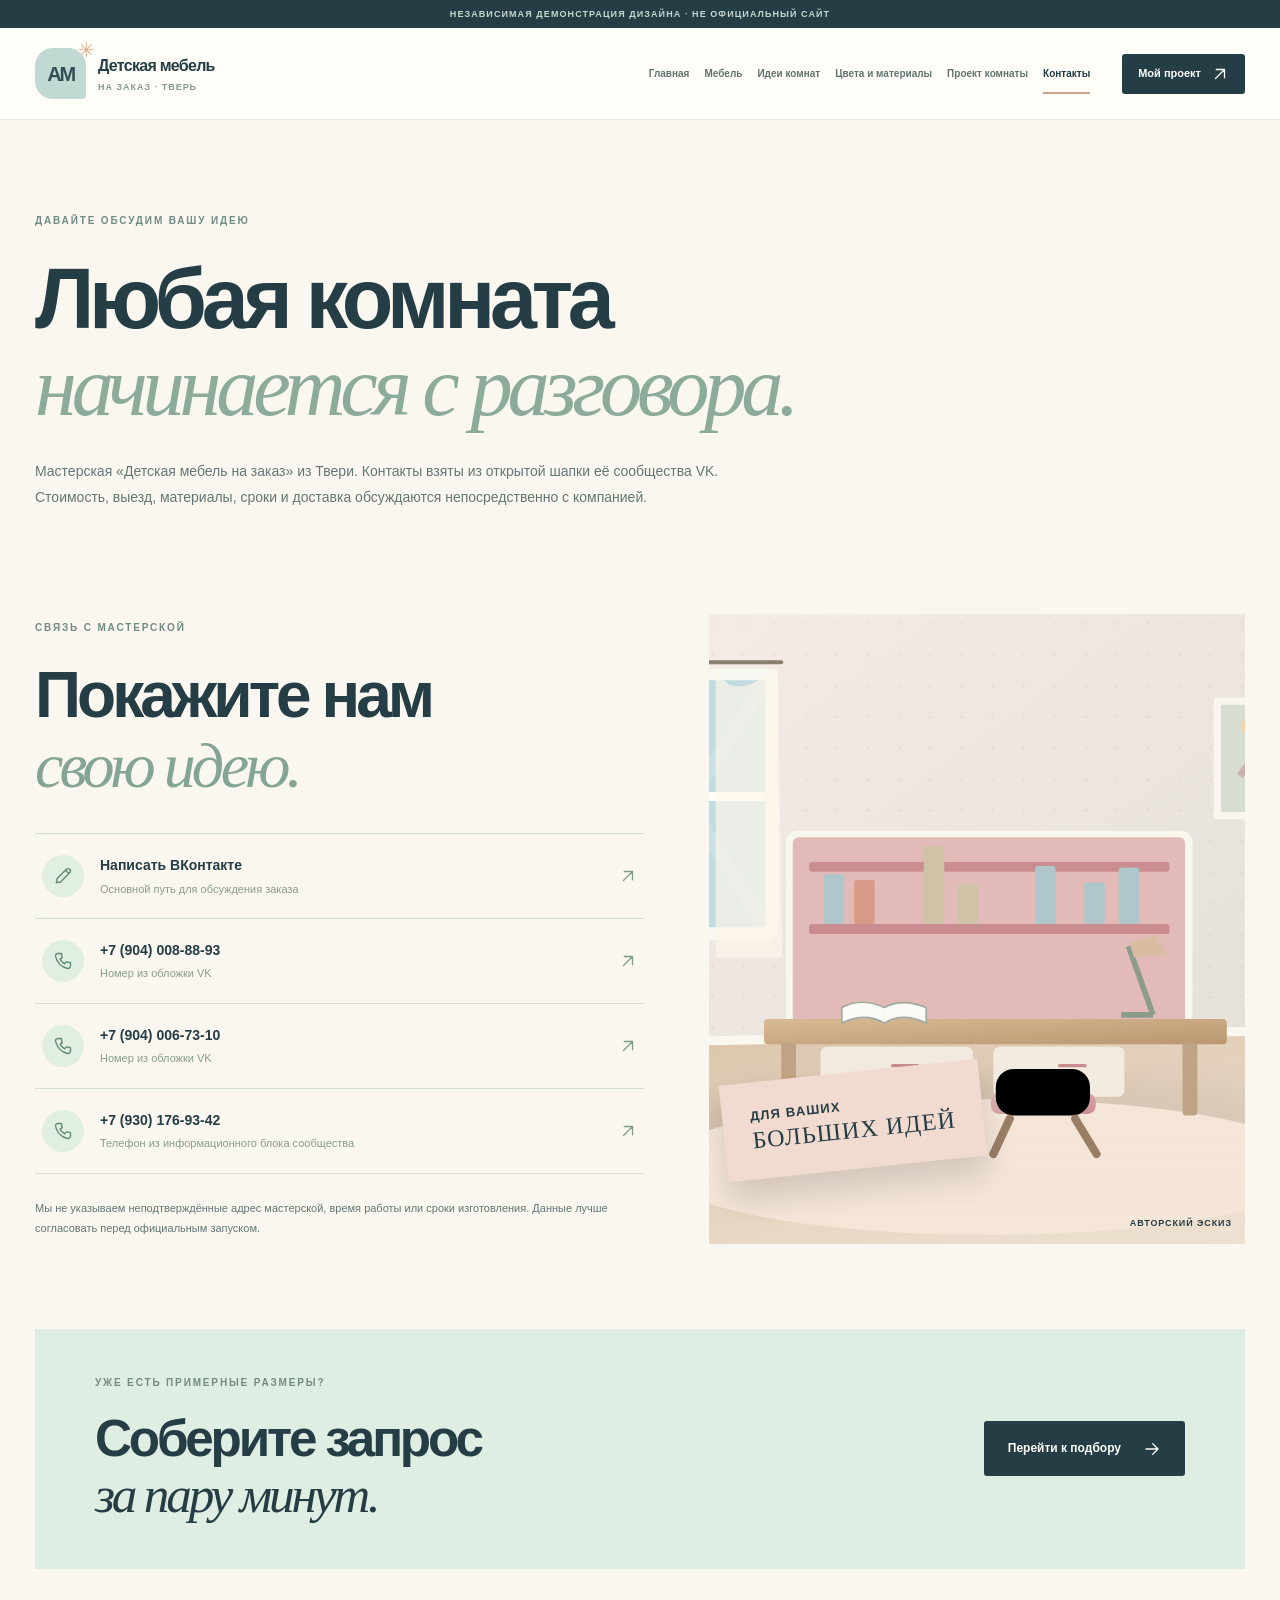
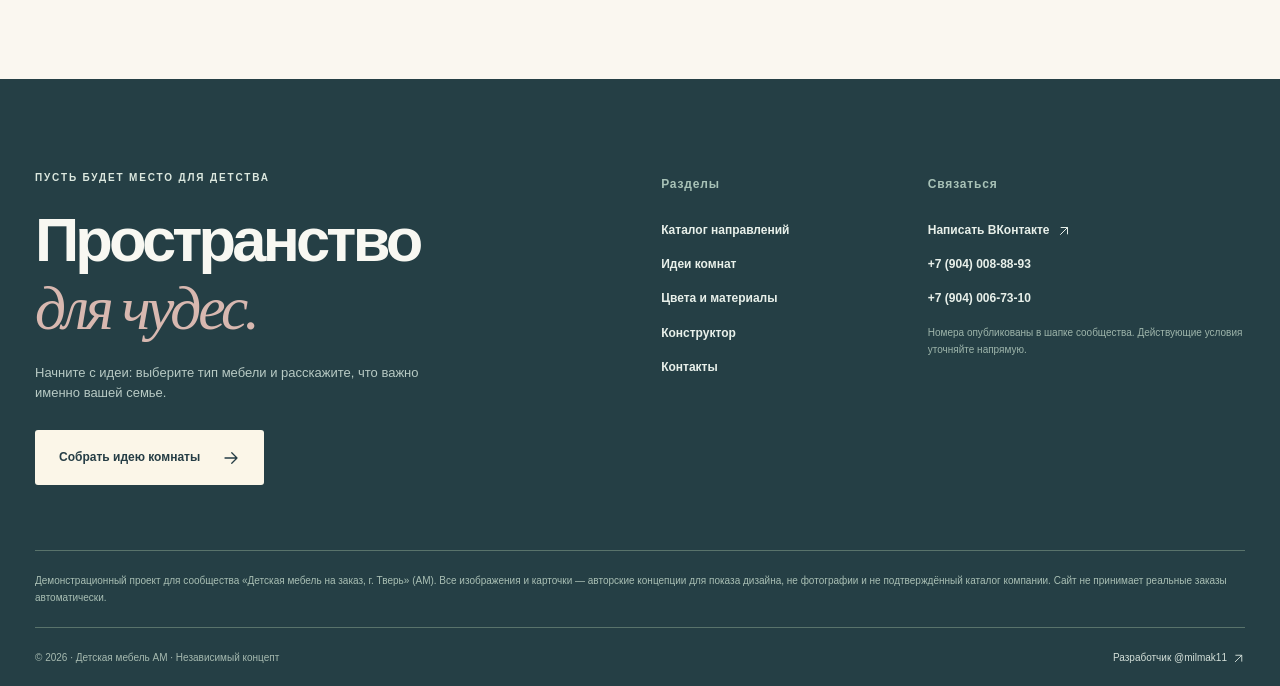
<file: preview-contacts-offline.html>
<!doctype html><html lang="ru"><head><meta charset="utf-8"><meta name="viewport" content="width=device-width, initial-scale=1"><meta name="theme-color" content="#F8F6F0"><meta name="robots" content="noindex,nofollow,noarchive"><meta name="description" content="Контактные данные сообщества «Детская мебель на заказ» в Твери и запрос проекта по индивидуальным размерам."><title>Контакты детской мебельной мастерской АМ — Тверь</title><link rel="icon" href="[data-uri]" type="image/svg+xml"><style>:root{--ink:#253D45;--ink2:#38565A;--cream:#FAF7F0;--paper:#FFFDF8;--sage:#B8CCC2;--sageDark:#739087;--blue:#DCE9EC;--peach:#F4D5BC;--rose:#F3DEDB;--lav:#E9E5EF;--line:#DDE4DF;--muted:#687976;--serif:Georgia,'Times New Roman',serif;--sans:'Inter',-apple-system,BlinkMacSystemFont,'Segoe UI',Arial,sans-serif;--ease:cubic-bezier(.2,.8,.2,1)}
*{box-sizing:border-box}html{scroll-behavior:smooth}body{margin:0;background:var(--cream);color:var(--ink);font:15px/1.6 var(--sans);-webkit-font-smoothing:antialiased;overflow-x:hidden}body.locked{overflow:hidden}button,input,select,textarea{font:inherit}button{cursor:pointer}a{color:inherit;text-decoration:none}img{display:block;max-width:100%}p,h1,h2,h3,h4{margin:0}p{color:#647775}h1,h2,h3{font-weight:550}h1,h2{letter-spacing:-.062em}h1{font-size:clamp(56px,6.8vw,106px);line-height:1.035}h2{font-size:clamp(42px,5vw,78px);line-height:1.105}h3{letter-spacing:-.03em;line-height:1.22}em{font-family:var(--serif);font-weight:400;font-style:italic}button:focus-visible,a:focus-visible,input:focus-visible,select:focus-visible,textarea:focus-visible{outline:3px solid #B78975;outline-offset:3px}::selection{background:#BFD9CB;color:var(--ink)}.icon{height:20px;width:20px;flex-shrink:0;vertical-align:middle}.container{width:min(1380px,calc(100% - 116px));margin:0 auto}.section{padding:110px 0}.section.compact{padding:45px 0 110px}.eyebrow{font-size:10px;font-weight:850;letter-spacing:.185em;text-transform:uppercase;color:#728B84;display:flex;align-items:center;gap:11px;line-height:1.7}.eyebrow-white{color:#DCE8DF}.btn{display:inline-flex;align-items:center;justify-content:center;gap:22px;min-height:55px;padding:15px 23px;border:1px solid transparent;border-radius:3px;font-size:12px;line-height:1.3;font-weight:800;transition:transform .24s var(--ease),background .24s,color .24s,border-color .24s;white-space:nowrap}.btn:hover{transform:translateY(-3px)}.btn .icon{width:18px;height:18px}.btn-dark{background:var(--ink);color:#FDFCF8}.btn-dark:hover{background:#4B676B}.btn-small{min-height:40px;padding:10px 15px;gap:10px;font-size:11px}.btn-light{background:#FBF6E8;color:var(--ink)}.btn-light:hover{background:#fff}.btn-outline{border:1px solid #BBCAC3;color:var(--ink);background:transparent}.btn-outline:hover{border-color:var(--ink);background:var(--ink);color:white}.full-width{width:100%}.simple-link{display:inline-flex;align-items:center;gap:10px;font-size:12px;font-weight:840;padding-bottom:7px;border-bottom:1px solid #8AA59C;transition:gap .24s}.simple-link:hover{gap:18px}.simple-link .icon{width:16px;height:16px}
/* navigation */
.top-banner{background:var(--ink);color:#C7D7D0;text-align:center;min-height:28px;display:grid;place-items:center;font-size:9px;font-weight:650;letter-spacing:.12em}.site-header{height:92px;background:#FFFDF8;position:relative;z-index:100;border-bottom:1px solid #E7EBE7}.header-inner{height:100%;display:flex;align-items:center;gap:25px}.logo{display:flex;align-items:center;gap:12px;flex-shrink:0}.logo-badge{position:relative;background:#C2D8D3;border-radius:18px 18px 4px 18px;width:51px;height:51px;display:grid;place-items:center;font-size:20px;line-height:1;font-weight:900;letter-spacing:-.12em;color:#304F54}.logo-spark{position:absolute;top:-8px;right:-7px;font-size:20px;color:#E0AC92;font-weight:500}.logo-copy{display:flex;flex-direction:column;gap:1px}.logo-copy strong{font-size:16px;font-weight:870;letter-spacing:-.045em;white-space:nowrap}.logo-copy small{font-size:9px;color:#849B91;letter-spacing:.11em;font-weight:750}.main-nav{margin-left:auto;display:flex;align-items:center;gap:clamp(14px,2vw,30px)}.main-nav a{color:#60746F;font-size:11px;font-weight:760;white-space:nowrap;position:relative;transition:color .2s}.main-nav a:hover,.main-nav a.active{color:#203D43}.main-nav a.active:after{content:'';height:2px;background:#D0A28C;position:absolute;bottom:-12px;left:0;right:0}.header-cta{display:flex;align-items:center;margin-left:7px}.menu-toggle{display:none;background:none;color:var(--ink);border:0;padding:7px}.mobile-bottom{display:none}
/* hero */
.hero{background:var(--cream);padding-top:65px}.hero-grid{display:grid;grid-template-columns:.92fr 1.08fr;gap:56px;align-items:center}.hero-copy{padding:30px 0 45px}.hero-copy h1{margin:28px 0 29px}.hero-copy h1 em{color:#93AFA6}.highlight-text{display:inline-block;position:relative;isolation:isolate}.highlight-text:after{content:'';background:#F1DBC3;position:absolute;z-index:-1;bottom:5px;left:0;right:0;height:27px;transform:rotate(-1.5deg)}.hero-copy>p{font-size:16px;line-height:1.8;max-width:474px}.hero-actions{display:flex;flex-wrap:wrap;align-items:center;gap:30px;margin:38px 0 45px}.hero-points{display:flex;flex-wrap:wrap;gap:25px;padding-top:24px;border-top:1px solid #D6E0D9;color:#546E66;font-size:12px;font-weight:710}.hero-points span{display:flex;gap:9px;align-items:center}.hero-points svg{width:18px;height:18px;color:#85A295}.hero-footnote{display:block;margin-top:15px;font-size:10px;color:#96A19A;line-height:1.7}.tiny-star{font-size:19px;color:#E7B89E;line-height:1}.hero-visual{height:640px;position:relative;background:#E7EBE5;overflow:hidden;isolation:isolate;border-radius:5px}.hero-visual>img{position:absolute;inset:0;width:100%;height:100%;object-fit:cover;transition:transform 1s var(--ease)}.hero-visual:hover>img{transform:scale(1.025)}.hero-picture-top{position:absolute;z-index:2;top:0;left:0;right:0;padding:25px;display:flex;justify-content:space-between;font-size:9px;font-weight:850;letter-spacing:.13em;color:#556E66}.hero-sticker{position:absolute;z-index:2;bottom:90px;left:24px;background:#F9E9D7;padding:22px 24px;display:flex;gap:12px;align-items:center;box-shadow:0 16px 45px #263d4730;transform:rotate(-7deg)}.hero-sticker span{font-size:37px;color:#D39683}.hero-sticker strong{font:23px/1.15 var(--serif)}.img-legal{position:absolute;bottom:20px;right:22px;color:#52665D;font-size:9px;font-weight:850;letter-spacing:.1em}.hero-ticker{margin-top:72px;background:#DAE7E1;min-height:80px}.ticker-inner{height:80px;display:flex;justify-content:space-between;align-items:center;gap:18px;white-space:nowrap;overflow:hidden}.ticker-inner span{font-size:10px;font-weight:900;letter-spacing:.18em}.ticker-inner b{color:#C78E7D;font-size:22px;font-weight:400}
/* headings and categories */
.section-heading{display:flex;justify-content:space-between;align-items:end;gap:35px;margin-bottom:43px}.section-heading h2{margin-top:19px}.section-heading>p{max-width:380px;font-size:13px;line-height:1.85}.section-heading .simple-link{margin-bottom:6px}.category-grid{display:grid;grid-template-columns:repeat(2,minmax(0,1fr));gap:20px}.category-card{background:#F1F0E9;display:block;transition:transform .3s var(--ease)}.category-card:hover{transform:translateY(-5px)}.category-image{position:relative;aspect-ratio:1.57;overflow:hidden;background:#E3E9E1}.category-image img{height:100%;width:100%;object-fit:cover;transition:transform .65s var(--ease)}.category-card:hover img{transform:scale(1.045)}.category-tag{position:absolute;top:19px;left:19px;background:#FFFDF8DF;padding:8px 13px;font-size:9px;font-weight:850;letter-spacing:.08em}.category-caption{display:flex;justify-content:space-between;align-items:center;gap:25px;padding:24px 27px 27px;background:#FBF8F1}.category-caption h3{font:31px/1.1 var(--serif)}.category-caption p{font-size:12px;line-height:1.5;margin-top:8px}.category-arr{display:grid;place-items:center;width:43px;height:43px;flex:0 0 43px;border-radius:50%;background:#DDE9E2;transition:transform .2s}.category-card:hover .category-arr{transform:rotate(45deg)}
/* featured editorial */
.feature-section{background:var(--ink);color:#FDF7EF}.feature-grid{display:grid;grid-template-columns:.89fr 1.11fr;gap:55px;align-items:center}.feature-copy h2{margin-top:26px}.feature-copy h2 em{color:#D3DAB8}.feature-copy>p{color:#C1D4C9;max-width:430px;line-height:1.8;margin:30px 0}.feature-list{display:flex;flex-direction:column;gap:14px;margin-bottom:32px}.feature-list span{display:flex;gap:11px;align-items:center;color:#E1EADF;font-size:12px;font-weight:660}.feature-list .icon{color:#C8D7BE;width:18px;height:18px}.feature-art{position:relative;min-height:530px;overflow:hidden}.feature-art img{height:100%;width:100%;position:absolute;inset:0;object-fit:cover}.feature-art span{position:absolute;bottom:16px;right:16px;padding:9px 11px;background:#FBF8F1CF;color:#526A62;font-size:9px;font-weight:810;letter-spacing:.1em}
/* ideas cards */
.inspirations{background:#FCFBF8}.concept-grid{display:grid;grid-template-columns:repeat(3,minmax(0,1fr));gap:25px}.concept-card{border:0;text-align:left;background:#F5F4EE;cursor:pointer;color:var(--ink);padding:0;transition:transform .25s var(--ease),box-shadow .25s var(--ease);display:block;width:100%;min-width:0}.concept-card:hover{transform:translateY(-5px);box-shadow:0 14px 25px #263d451a}.concept-img{aspect-ratio:1.32;position:relative;overflow:hidden;background:#E4EBE5}.concept-img img{width:100%;height:100%;object-fit:cover;transition:transform .7s var(--ease)}.concept-card:hover img{transform:scale(1.045)}.concept-tag{position:absolute;top:14px;left:14px;background:#FFFFFFDE;padding:7px 11px;font-size:9px;font-weight:820;letter-spacing:.05em}.concept-body{padding:22px}.concept-body>span{font-size:9px;font-weight:840;color:#87A49C;letter-spacing:.13em;text-transform:uppercase}.concept-body h3{font:26px/1.2 var(--serif);margin:8px 0 11px;letter-spacing:-.03em}.concept-body p{font-size:12px;line-height:1.7;min-height:44px}.concept-bottom{border-top:1px solid #DCE3DC;margin-top:24px;padding-top:15px;display:flex;justify-content:space-between;align-items:center;font-size:11px;font-weight:830}.concept-bottom .icon{width:17px;height:17px}.section-note{font-size:10px;color:#8FA09A;line-height:1.7;margin-top:21px}
/* palette */
.palette-section{background:#E8F0EA}.palette-grid{display:grid;grid-template-columns:.78fr 1.22fr;gap:80px;align-items:center}.palette-text h2{margin:23px 0}.palette-text p{max-width:390px;line-height:1.85;margin-bottom:32px}.palette-demo-image{aspect-ratio:1.6;position:relative;overflow:hidden}.palette-demo-image img{width:100%;height:100%;object-fit:cover;transition:opacity .2s}.palette-demo-image span{position:absolute;bottom:14px;right:15px;background:#fffdf8dd;color:#506D5F;font-size:9px;font-weight:830;padding:7px 9px}.palette-switcher{display:flex;align-items:center;gap:13px;margin-top:19px}.palette-switcher .swatch{border-radius:50%;width:37px;height:37px;border:3px solid #FDFCF9;box-shadow:0 0 0 1px #B5C5B8;background:var(--c);transition:transform .2s}.palette-switcher .swatch:hover{transform:scale(1.12)}.palette-switcher .swatch.active{box-shadow:0 0 0 2px #4D7769}.palette-switcher>span{margin-left:auto;font-size:12px;font-weight:780;color:#486258}
/* process */
.process-section{background:#FBF9F4}.process-grid{display:grid;grid-template-columns:repeat(4,minmax(0,1fr));gap:35px}.process-grid article{border-top:1px solid #C8D8CC;padding-top:24px}.process-symbol{display:grid;place-items:center;width:58px;height:58px;background:#E2EEE5;border-radius:50%;color:#799A8A;font-size:26px;margin:26px 0 31px}.process-grid h3{font:26px var(--serif);margin-bottom:10px}.process-grid p{font-size:12px;line-height:1.8}.faq-section{background:#F1EAE2}.faq-grid{display:grid;grid-template-columns:.85fr 1.15fr;gap:75px}.faq-grid h2{margin-top:20px}.faq-grid h2 em{color:#8FA89B}.faq-grid>div>p{margin-top:20px;max-width:360px;font-size:13px;line-height:1.8}.faq{border-top:1px solid #D5D4C9}.faq details{border-bottom:1px solid #D5D4C9}.faq summary{list-style:none;cursor:pointer;padding:23px 0;font-size:14px;font-weight:760;display:flex;align-items:center;justify-content:space-between;gap:12px}.faq summary::-webkit-details-marker{display:none}.faq summary .icon{color:#8BA397;transition:transform .25s}.faq details[open] summary .icon{transform:rotate(45deg)}.faq details p{padding:0 0 22px;font-size:12px;line-height:1.8}
/* footer */
.footer{background:#253F45;color:#F8F8F2;padding:90px 0 20px}.footer-main{display:grid;grid-template-columns:1.4fr .55fr .75fr;gap:65px;padding-bottom:65px}.footer-story h2{font-size:clamp(51px,4.8vw,76px);margin:20px 0}.footer-story h2 em{color:#D8B8B0}.footer-story p{color:#B8CAC4;max-width:400px;font-size:13px;margin-bottom:26px}.footer-menu,.footer-contacts{display:flex;flex-direction:column;align-items:start;gap:15px;padding-top:6px}.footer-menu strong,.footer-contacts strong{font-size:12px;color:#A8C2B7;letter-spacing:.07em;margin-bottom:12px}.footer-menu a,.footer-contacts a{font-size:12px;font-weight:680;color:#E8F0EA;transition:color .2s}.footer-menu a:hover,.footer-contacts a:hover{color:#EAC5AF}.footer-contacts a:first-of-type{display:inline-flex;gap:7px;align-items:center}.footer-contacts a .icon{width:14px;height:14px}.footer-contacts small{font-size:10px;color:#9EB5AB;line-height:1.7}.footer-disclaimer{border-top:1px solid #59736B;padding:21px 0;color:#A9BFB4;font-size:10px;line-height:1.7}.footer-last{border-top:1px solid #59736B;padding-top:22px;display:flex;justify-content:space-between;gap:16px;flex-wrap:wrap;color:#A5B9AF;font-size:10px}.footer-last a{display:inline-flex;align-items:center;gap:5px;color:#D4E0D9}.footer-last .icon{width:13px;height:13px}
/* page heroes */
.page-hero{padding:92px 0 58px}.page-hero .eyebrow{margin-bottom:27px}.page-hero h1{max-width:1100px;font-size:clamp(54px,6.6vw,94px)}.page-hero h1 em{color:#8CAB9B}.page-hero>p{margin-top:28px;max-width:685px;font-size:14px;line-height:1.85}.hero-mini-tags{display:flex;flex-wrap:wrap;gap:10px;margin-top:32px}.hero-mini-tags span{font-size:10px;font-weight:820;color:#738F84;background:#E8EEE7;padding:10px 13px}.catalog-toolbar{display:flex;align-items:center;justify-content:space-between;gap:18px;margin-bottom:38px}.category-filters{display:flex;flex-wrap:wrap;gap:8px}.filter{background:#EAEFE8;color:#526D61;border:1px solid #DAE3D8;padding:12px 16px;font-size:11px;font-weight:840;transition:background .2s,color .2s}.filter:hover,.filter.active{background:#27454A;color:#fff}.filter span{color:#B4CBBF;margin-left:5px}.search-wrap{flex:0 1 225px}.search-wrap input{width:100%;padding:11px 14px;border:1px solid #C9DBCE;background:#FFFDFA;border-radius:0;outline:none;color:var(--ink);font-size:12px}.search-wrap input:focus{border-color:#7D9E8E}.empty-state{padding:60px;text-align:center;background:#F2F1E9;color:#697E76}.full-grid{gap:23px}
/* lookbook */
.lookbook-intro{display:flex;justify-content:space-between;align-items:center;gap:20px;margin-bottom:34px}.lookbook-intro>span{font-size:10px;letter-spacing:.16em;font-weight:850;color:#859F90}.lookbook-grid{display:grid;grid-template-columns:1fr 1fr;gap:26px}.look-card{padding:0;border:0;text-align:left;background:#F6F7F0;cursor:pointer;transition:transform .27s;min-width:0;color:var(--ink)}.look-card:hover{transform:translateY(-5px)}.look-photo{position:relative;aspect-ratio:1.53;overflow:hidden}.look-photo img{width:100%;height:100%;object-fit:cover;transition:transform .7s var(--ease)}.look-card:hover img{transform:scale(1.05)}.look-photo span{position:absolute;bottom:15px;left:15px;padding:7px 10px;background:#FFFDF8E9;font-size:9px;font-weight:830;letter-spacing:.08em}.look-card-content{padding:22px 25px 26px;display:flex;justify-content:space-between;gap:20px;align-items:center}.look-card-content h3{font:31px var(--serif)}.look-card-content p{font-size:12px;margin-top:8px}.look-card-content>.icon{width:25px;height:25px}.lookbook-footer{margin-top:74px;padding:57px 62px;background:#DEEAE2;display:grid;grid-template-columns:1fr .7fr auto;align-items:center;gap:24px}.lookbook-footer h2{font-size:clamp(38px,3.6vw,54px)}.lookbook-footer p{font-size:12px;line-height:1.8}
/* material sample selector */
.material-showcase{display:grid;grid-template-columns:1.15fr .85fr;gap:65px;align-items:start}.material-hero-img{position:relative;aspect-ratio:1.18;background:#DCE7DF;overflow:hidden;position:sticky;top:20px}.material-hero-img img{height:100%;width:100%;object-fit:cover}.material-hero-img>span{position:absolute;bottom:14px;right:12px;background:#FFFEF6E9;padding:8px 10px;font-size:9px;font-weight:840}.material-controls h2{font-size:clamp(40px,4vw,64px);margin:23px 0 18px}.material-controls>p{font-size:13px;line-height:1.8;max-width:380px;margin-bottom:22px}.material-color-list{display:flex;flex-direction:column;gap:6px;margin:20px 0 31px}.color-option{border:1px solid transparent;background:#F4F3EC;padding:12px 13px;display:flex;gap:14px;align-items:center;text-align:left;transition:background .2s;border-radius:0;color:var(--ink)}.color-option:hover{background:#E8EEE7}.color-option.selected{background:#E7F0E6;border-color:#95B19D}.color-option>span:nth-child(2){display:flex;flex-direction:column;gap:2px;flex:1}.color-option strong{font-size:12px}.color-option small{font-size:10px;color:#8B9B90}.color-dot{width:39px;height:39px;flex-shrink:0;border-radius:50%;background:var(--c);box-shadow:0 0 0 4px #fff}.color-option>.icon{width:17px;height:17px;opacity:0}.color-option.selected>.icon{opacity:1}.material-notes{display:grid;grid-template-columns:repeat(3,minmax(0,1fr));gap:28px;margin-top:75px;border-top:1px solid #CFE0D1;padding-top:39px}.note-mark{font-size:30px;color:#98B2A1}.material-notes h3{font:25px var(--serif);margin:10px 0}.material-notes p{font-size:12px;line-height:1.8}
/* planner */
.planner-top{padding-bottom:35px}.planner-grid{display:grid;grid-template-columns:1.08fr .92fr;gap:38px;align-items:start}.designer-form{background:#FFFDF9;padding:12px 36px}.design-block{padding:37px 0;border-bottom:1px solid #DDE8DF}.design-block:last-child{border-bottom:0}.design-head{display:flex;gap:17px;align-items:flex-start;margin-bottom:27px}.design-head .design-letter{width:31px;height:31px;flex:0 0 31px;background:#D9E9DB;color:#5A7B62;border-radius:50%;display:grid;place-items:center;font-size:13px;font-weight:850}.design-head h2{font-size:30px;letter-spacing:-.035em}.design-head p{font-size:12px;margin-top:6px}.type-grid{display:grid;grid-template-columns:repeat(3,minmax(0,1fr));gap:9px;margin-bottom:23px}.type-item{height:107px;display:flex;flex-direction:column;justify-content:space-between;background:#F2F4ED;border:1px solid #E4E9E1;position:relative;padding:15px 13px;cursor:pointer}.type-item:has(input:checked){background:#DBEDE0;border-color:#7DA18C}.type-item:has(input:checked):after{content:'✓';position:absolute;right:9px;top:8px;font-size:14px;color:#4F805F;font-weight:800}.type-item input{position:absolute;opacity:0;width:1px;height:1px}.type-item .type-icon{font:28px/1 var(--serif);color:#729683}.type-item strong{font-size:11px;line-height:1.35;font-weight:750}.field-grid{display:grid;grid-template-columns:1fr 1fr;gap:15px}.field{display:flex;flex-direction:column;gap:8px;margin-top:15px;font-size:11px;color:#526B60;font-weight:800}.field input,.field select,.field textarea{width:100%;background:#FBFAF5;border:1px solid #D1DFD3;padding:14px;color:var(--ink);border-radius:0;outline:none;font-weight:500}.field input:focus,.field select:focus,.field textarea:focus{border-color:#82A391}.field textarea{resize:vertical;line-height:1.5}.design-colors{display:grid;grid-template-columns:repeat(5,minmax(0,1fr));gap:9px}.design-colors label{cursor:pointer;text-align:center;display:flex;flex-direction:column;gap:10px;align-items:center;min-width:0}.design-colors input{position:absolute;opacity:0;width:1px;height:1px}.design-colors label>span{background:var(--c);width:min(100%,50px);aspect-ratio:1;border:4px solid #fff;box-shadow:0 0 0 1px #C8D8CD;border-radius:50%;transition:box-shadow .2s}.design-colors label:has(input:checked)>span{box-shadow:0 0 0 3px #618D77}.design-colors small{font-size:9px;color:#637A6C;font-weight:700}.options-title{margin:35px 0 15px;font-size:12px;font-weight:820}.check-grid{display:grid;grid-template-columns:1fr 1fr;gap:8px}.check-grid label{display:flex;align-items:center;gap:9px;background:#F1F5EF;padding:11px 10px;cursor:pointer;font-size:11px;font-weight:640}.check-grid input{width:15px;height:15px;accent-color:#547966;margin:0;flex-shrink:0}.upload-area{min-height:180px;display:flex;flex-direction:column;align-items:center;justify-content:center;gap:8px;text-align:center;background:#E8F0E8;border:1.5px dashed #AFC6B5;cursor:pointer;padding:20px}.upload-area:hover,.upload-area.dragover{background:#DDECDD}.upload-area>span{background:#D1E3D4;border-radius:50%;height:48px;width:48px;display:grid;place-items:center;margin-bottom:4px;color:#668A70}.upload-area strong{font-size:12px}.upload-area small{font-size:10px;color:#728B7A;line-height:1.6}.photo-list{display:flex;flex-wrap:wrap;gap:10px;margin-top:13px}.photo-item{width:95px;position:relative}.photo-item img{width:95px;height:73px;object-fit:cover}.photo-item button{position:absolute;top:-7px;right:-5px;border:0;border-radius:50%;background:#294B43;color:white;width:22px;height:22px;display:grid;place-items:center}.photo-item button .icon{width:12px;height:12px}.photo-item small{font-size:9px;color:#789081;display:block;overflow:hidden;text-overflow:ellipsis;white-space:nowrap;margin-top:3px}.designer-aside{position:sticky;top:14px}.sticky-preview{background:#E7EEE5}.preview-head{background:var(--ink);color:#EEF6EE;padding:18px 23px;display:flex;justify-content:space-between;font-size:10px;font-weight:850;letter-spacing:.13em}.preview-point{color:#BDE4C0}.preview-visual{position:relative;aspect-ratio:1.52;overflow:hidden;background:#D5E1D5}.preview-visual img{width:100%;height:100%;object-fit:cover;transition:opacity .16s}.preview-visual span{position:absolute;bottom:12px;right:14px;background:#F9F9F1DA;color:#4F6B60;padding:6px 9px;font-size:9px;font-weight:830}.preview-body{padding:29px}.preview-body h3{font:39px/1.14 var(--serif)}.preview-body h3 em{color:#73917D}.preview-body>p{font-size:12px;line-height:1.75;margin:14px 0 23px}.summary-grid{display:grid;grid-template-columns:1fr 1fr;gap:12px;margin-bottom:22px}.summary-grid div{border-top:1px solid #C6D6CB;padding-top:9px;display:flex;flex-direction:column;gap:3px}.summary-grid small{color:#7C9184;font-size:10px}.summary-grid strong{font-size:12px;font-weight:750}.brief-text{width:100%;border:1px solid #CCDBCB;background:#F6FAF4;line-height:1.5;font-size:11px;padding:13px;resize:vertical;min-height:127px;color:#34564C;margin-bottom:11px}.preview-body .btn{margin-bottom:10px}.tiny-safety{margin-top:12px;display:flex;gap:8px;align-items:start;font-size:10px;color:#678373;line-height:1.7}.tiny-safety>.icon{width:15px;height:15px;flex-shrink:0}
/* contacts */
.contact-grid{display:grid;grid-template-columns:1fr .88fr;gap:65px;align-items:center}.contact-info h2{margin:24px 0 31px}.contact-info h2 em{color:#84A596}.contact-links{display:flex;flex-direction:column;border-top:1px solid #D2DFD5}.contact-links>a{display:flex;align-items:center;gap:16px;border-bottom:1px solid #D2DFD5;padding:20px 7px}.contact-links>a>span{background:#E1EEE2;width:42px;height:42px;flex:0 0 42px;display:grid;place-items:center;border-radius:50%;color:#628D70}.contact-links a>div{flex:1;display:flex;flex-direction:column;gap:4px}.contact-links a strong{font-size:14px}.contact-links a small{color:#8A9B90;font-size:11px}.contact-links a>.icon{width:18px;height:18px;color:#7E9B8C}.contact-links>a:hover{background:#F1F5EF}.contact-notice{font-size:11px;line-height:1.8;margin-top:25px}.contact-visual{position:relative;min-height:630px;overflow:hidden}.contact-visual img{position:absolute;inset:0;height:100%;width:100%;object-fit:cover}.contact-sticker{position:absolute;left:14px;bottom:75px;font-size:13px;font-weight:800;letter-spacing:.09em;transform:rotate(-6deg);padding:24px 28px;background:#F1DAD0;box-shadow:0 20px 30px #0002}.contact-sticker em{font:24px var(--serif)}.contact-visual>span{position:absolute;bottom:13px;right:13px;font-size:9px;letter-spacing:.1em;font-weight:800}.contact-cta{background:#DFEEE3;margin-top:85px;padding:45px 60px;display:flex;align-items:center;justify-content:space-between;gap:30px}.contact-cta h2{font-size:clamp(40px,4vw,58px);margin-top:20px}
/* modal */
.item-dialog{position:fixed;max-height:min(91vh,1100px);width:min(850px,calc(100% - 20px));padding:0;border:0;background:#FBFAF3;color:var(--ink);box-shadow:0 35px 100px #1119;overflow-y:auto}.item-dialog::backdrop{background:#1A3435B3;backdrop-filter:blur(6px)}.modal-close{position:sticky;z-index:20;top:13px;left:calc(100% - 56px);width:43px;height:43px;background:#243C43;color:white;border:0;border-radius:50%;display:grid;place-items:center;margin:13px 13px -56px auto}.modal-photo{aspect-ratio:1.7;width:100%;object-fit:cover}.modal-text{padding:35px 41px 42px}.modal-text .eyebrow{margin-bottom:16px}.modal-text h2{font-size:clamp(38px,4.5vw,60px);margin-bottom:19px}.modal-text p{font-size:13px;line-height:1.8;max-width:700px}.modal-chips{display:flex;gap:9px;flex-wrap:wrap;margin:20px 0 29px}.modal-chips span{padding:9px 12px;background:#E9EFE8;font-size:10px;font-weight:800}.modal-actions{display:flex;gap:10px;flex-wrap:wrap}.modal-note{margin-top:20px;font-size:10px!important;color:#8B9F92}.toast{position:fixed;bottom:25px;right:22px;padding:14px 20px;max-width:min(430px,calc(100% - 24px));background:#274841;color:white;box-shadow:0 15px 32px #27484144;font-size:12px;font-weight:780;pointer-events:none;opacity:0;transform:translateY(12px);z-index:300;transition:opacity .22s,transform .22s}.toast.visible{opacity:1;transform:none}
/* responsive */
@media(max-width:1280px){.container{width:min(1380px,calc(100% - 70px))}.main-nav{gap:15px}.main-nav a{font-size:10px}.hero-grid{gap:34px}.hero-visual{height:570px}.hero-copy h1{font-size:clamp(60px,6.8vw,92px)}.palette-grid{gap:40px}.footer-main{gap:34px}}
@media(max-width:1030px){.main-nav{display:none;position:absolute;top:92px;left:0;right:0;background:#FFFDF8;padding:20px 35px 31px;box-shadow:0 20px 30px #15373521;flex-direction:column;align-items:stretch;gap:0;z-index:100}.main-nav.open{display:flex}.main-nav a{padding:13px 0;font-size:14px;border-bottom:1px solid #E1E9E1}.main-nav a.active:after{display:none}.menu-toggle{display:grid;place-items:center}.header-cta{margin-left:auto}.hero-visual{height:530px}.hero-copy h1{font-size:clamp(53px,6.4vw,76px)}.feature-grid{gap:30px}.feature-art{min-height:430px}.feature-copy h2{font-size:clamp(39px,4.7vw,59px)}.material-showcase{gap:26px}.planner-grid{gap:22px}.designer-form{padding:10px 22px}.lookbook-footer{grid-template-columns:1fr auto}.lookbook-footer p{display:none}}
@media(max-width:780px){.container{width:calc(100% - 36px)}.top-banner{font-size:8px}.site-header{height:74px}.main-nav{top:74px;padding:12px 18px 26px}.logo-badge{height:44px;width:44px;font-size:18px}.logo-copy strong{font-size:14px}.logo-copy small{font-size:8px}.section{padding:73px 0}.section.compact{padding:28px 0 75px}.page-hero{padding:65px 0 32px}.page-hero h1{font-size:clamp(49px,9.2vw,78px)}.page-hero>p{font-size:13px}.hero{padding-top:36px}.hero-grid{grid-template-columns:1fr;gap:18px}.hero-copy{padding:0 0 16px}.hero-copy h1{font-size:clamp(58px,10.5vw,81px);margin:22px 0}.hero-copy>p{font-size:14px}.hero-actions{margin:29px 0 25px}.hero-points{margin-top:10px}.hero-visual{height:480px}.hero-ticker{margin-top:26px;min-height:61px}.ticker-inner{height:61px;justify-content:flex-start;gap:23px}.ticker-inner span{font-size:9px;flex-shrink:0}.section-heading{align-items:start;flex-direction:column;gap:12px;margin-bottom:30px}.section-heading h2{margin-top:14px}.section-heading>p{font-size:13px}.category-grid{gap:12px}.category-image{aspect-ratio:1.2}.category-caption{padding:17px;gap:10px}.category-caption h3{font-size:25px}.category-caption p{font-size:11px}.category-arr{width:33px;height:33px;flex-basis:33px}.category-arr svg{width:17px;height:17px}.feature-grid{grid-template-columns:1fr;gap:30px}.feature-art{min-height:370px}.feature-copy h2{max-width:610px}.concept-grid{grid-template-columns:1fr 1fr;gap:12px}.concept-body{padding:16px}.concept-body h3{font-size:23px}.concept-body p{font-size:11px;min-height:40px}.palette-grid{grid-template-columns:1fr;gap:27px}.palette-text p{max-width:600px}.process-grid{grid-template-columns:1fr 1fr;gap:30px}.faq-grid{grid-template-columns:1fr;gap:31px}.faq-grid>div>p{max-width:550px}.footer{padding-top:67px}.footer-main{grid-template-columns:1fr 1fr;gap:29px}.footer-story{grid-column:span 2}.footer-story h2{font-size:62px}.footer-last{padding-bottom:70px}.mobile-bottom{position:fixed;bottom:0;left:0;right:0;z-index:80;padding:9px 12px calc(9px + env(safe-area-inset-bottom,0px));display:grid;grid-template-columns:1fr 1fr;background:#FFFDF9;box-shadow:0 -9px 25px #253C4529;gap:8px}.mobile-bottom a{display:flex;align-items:center;justify-content:center;gap:9px;background:#E5EEE7;font-size:11px;font-weight:820;min-height:43px}.mobile-bottom a:last-child{background:#27464D;color:#fff}.mobile-bottom .icon{width:17px;height:17px}.catalog-toolbar{flex-direction:column;align-items:stretch}.search-wrap{flex:initial}.lookbook-footer{padding:34px 30px}.material-showcase{grid-template-columns:1fr}.material-hero-img{aspect-ratio:1.4;position:static}.material-notes{grid-template-columns:1fr 1fr}.planner-grid{grid-template-columns:1fr}.designer-aside{position:static}.designer-form{padding:6px 24px}.preview-visual{aspect-ratio:1.6}.contact-grid{grid-template-columns:1fr;gap:35px}.contact-visual{min-height:430px}.contact-cta{padding:35px 25px;align-items:start;flex-direction:column}.contact-cta h2{font-size:48px}}
@media(max-width:490px){.container{width:calc(100% - 30px)}.top-banner{font-size:7px;min-height:26px;letter-spacing:.08em}.header-cta .btn-small{display:none}.site-header{height:70px}.main-nav{top:70px}.hero-copy h1{font-size:clamp(49px,11.6vw,66px)}.hero-actions{flex-direction:column;align-items:stretch;gap:18px}.hero-actions .simple-link{align-self:flex-start}.hero-points{gap:11px;flex-direction:column}.hero-visual{height:340px}.hero-picture-top{font-size:7px;padding:14px}.hero-sticker{transform:rotate(-7deg) scale(.72);transform-origin:bottom left;bottom:48px;left:10px}.img-legal{font-size:7px;right:10px;bottom:11px}.section-heading h2{font-size:clamp(40px,9.5vw,54px)}.category-grid{grid-template-columns:1fr;gap:14px}.category-image{aspect-ratio:1.66}.category-caption h3{font-size:28px}.feature-art{min-height:275px}.feature-copy h2{font-size:47px}.concept-grid{grid-template-columns:1fr}.concept-img{aspect-ratio:1.52}.concept-body h3{font-size:27px}.concept-body p{min-height:0}.palette-switcher{gap:10px}.palette-switcher .swatch{width:32px;height:32px}.palette-switcher>span{font-size:10px}.process-grid{gap:17px}.process-grid h3{font-size:21px}.process-grid p{font-size:11px}.process-symbol{width:46px;height:46px;font-size:21px;margin:18px 0}.faq summary{font-size:12px}.footer-main{gap:22px}.footer-story h2{font-size:51px}.footer-menu a,.footer-contacts a{font-size:11px}.footer-contacts a{overflow-wrap:anywhere}.footer-disclaimer{font-size:9px}.page-hero h1{font-size:clamp(44px,10vw,58px)}.category-filters{gap:7px}.filter{font-size:10px;padding:10px 12px}.lookbook-grid{grid-template-columns:1fr}.lookbook-footer{margin-top:40px;display:block}.lookbook-footer .btn{margin-top:24px}.material-hero-img{aspect-ratio:1.12}.material-notes{grid-template-columns:1fr;gap:19px;margin-top:55px}.material-controls h2{font-size:47px}.designer-form{padding:0 12px}.design-block{padding:26px 0}.design-head{gap:11px}.design-head h2{font-size:27px}.type-grid{grid-template-columns:repeat(3,minmax(0,1fr));gap:6px}.type-item{height:94px;padding:10px 9px}.type-item strong{font-size:10px}.type-item .type-icon{font-size:21px}.field-grid{grid-template-columns:1fr}.design-colors{gap:3px}.design-colors label>span{width:36px}.design-colors small{font-size:8px}.check-grid{grid-template-columns:1fr 1fr;gap:6px}.check-grid label{font-size:10px;padding:10px 7px}.preview-body{padding:20px}.preview-body h3{font-size:35px}.contact-info h2{font-size:49px}.contact-links a strong{font-size:12px}.contact-links a small{font-size:10px}.contact-visual{min-height:330px}.contact-sticker{transform:rotate(-6deg) scale(.8);transform-origin:bottom left;bottom:48px}.contact-cta h2{font-size:40px}.modal-text{padding:24px 19px 29px}.modal-text h2{font-size:41px}.modal-photo{aspect-ratio:1.35}}
@media(max-width:345px){.container{width:calc(100% - 24px)}.hero-copy h1{font-size:46px}.hero-visual{height:290px}.hero-sticker{bottom:24px;transform:rotate(-7deg) scale(.59)}.logo-copy strong{font-size:13px}.logo-copy small{font-size:7px}.page-hero h1{font-size:42px}.section-heading h2{font-size:39px}.designer-form{padding:0 5px}.type-item strong{font-size:9px}.color-option{padding:10px}.footer-story h2{font-size:45px}}
@media(prefers-reduced-motion:reduce){*,*:before,*:after{scroll-behavior:auto!important;animation:none!important;transition:none!important}}
</style></head><body data-page="contacts"><div class="top-banner"><span class="container">НЕЗАВИСИМАЯ ДЕМОНСТРАЦИЯ ДИЗАЙНА · НЕ ОФИЦИАЛЬНЫЙ САЙТ</span></div><header class="site-header"><div class="container header-inner"><a class="logo" href="preview-offline.html" aria-label="АМ Детская мебель — главная"><span class="logo-badge">АМ<span class="logo-spark">✳</span></span><span class="logo-copy"><strong>Детская мебель</strong><small>НА ЗАКАЗ · ТВЕРЬ</small></span></a><nav class="main-nav" id="nav" aria-label="Основная навигация"><a class="" href="preview-offline.html">Главная</a><a class="" href="preview-catalog-offline.html">Мебель</a><a class="" href="preview-lookbook-offline.html">Идеи комнат</a><a class="" href="preview-materials-offline.html">Цвета и материалы</a><a class="" href="preview-planner-offline.html">Проект комнаты</a><a class="active" href="preview-contacts-offline.html">Контакты</a></nav><div class="header-cta"><a href="preview-planner-offline.html" class="btn btn-small btn-dark">Мой проект <svg class="icon" aria-hidden="true" width="22" height="22" viewBox="0 0 24 24" fill="none" stroke="currentColor" stroke-width="1.7" stroke-linecap="round" stroke-linejoin="round"><path d="M6 18 18 6M7 6h11v11"/></svg></a><button type="button" class="menu-toggle" id="menuToggle" aria-label="Открыть меню" aria-expanded="false" aria-controls="nav"><svg class="icon" aria-hidden="true" width="22" height="22" viewBox="0 0 24 24" fill="none" stroke="currentColor" stroke-width="1.7" stroke-linecap="round" stroke-linejoin="round"><path d="M4 7h16M4 12h16M4 17h16"/></svg></button></div></div></header><main id="main"><section class="page-hero container"><div class="eyebrow">ДАВАЙТЕ ОБСУДИМ ВАШУ ИДЕЮ</div><h1>Любая комната<br><em>начинается с разговора.</em></h1><p>Мастерская «Детская мебель на заказ» из Твери. Контакты взяты из открытой шапки её сообщества VK. Стоимость, выезд, материалы, сроки и доставка обсуждаются непосредственно с компанией.</p></section><section class="section compact contact-section"><div class="container contact-grid"><div class="contact-info"><span class="eyebrow">СВЯЗЬ С МАСТЕРСКОЙ</span><h2>Покажите нам<br><em>свою идею.</em></h2><div class="contact-links"><a href="https://vk.me/detmebel69" target="_blank" rel="noopener noreferrer"><span><svg class="icon" aria-hidden="true" width="22" height="22" viewBox="0 0 24 24" fill="none" stroke="currentColor" stroke-width="1.7" stroke-linecap="round" stroke-linejoin="round"><path d="m15 5 4 4M4 20l5-.8L20 8a2.8 2.8 0 0 0-4-4L5 15Z"/></svg></span><div><strong>Написать ВКонтакте</strong><small>Основной путь для обсуждения заказа</small></div><svg class="icon" aria-hidden="true" width="22" height="22" viewBox="0 0 24 24" fill="none" stroke="currentColor" stroke-width="1.7" stroke-linecap="round" stroke-linejoin="round"><path d="M6 18 18 6M7 6h11v11"/></svg></a><a href="tel:+79040088893"><span><svg class="icon" aria-hidden="true" width="22" height="22" viewBox="0 0 24 24" fill="none" stroke="currentColor" stroke-width="1.7" stroke-linecap="round" stroke-linejoin="round"><path d="M6 3h4l1 5-2.5 2a17 17 0 0 0 5.5 5.5L16 13l5 1v4a3 3 0 0 1-3.2 3A19 19 0 0 1 3 6.2 3 3 0 0 1 6 3Z"/></svg></span><div><strong>+7 (904) 008-88-93</strong><small>Номер из обложки VK</small></div><svg class="icon" aria-hidden="true" width="22" height="22" viewBox="0 0 24 24" fill="none" stroke="currentColor" stroke-width="1.7" stroke-linecap="round" stroke-linejoin="round"><path d="M6 18 18 6M7 6h11v11"/></svg></a><a href="tel:+79040067310"><span><svg class="icon" aria-hidden="true" width="22" height="22" viewBox="0 0 24 24" fill="none" stroke="currentColor" stroke-width="1.7" stroke-linecap="round" stroke-linejoin="round"><path d="M6 3h4l1 5-2.5 2a17 17 0 0 0 5.5 5.5L16 13l5 1v4a3 3 0 0 1-3.2 3A19 19 0 0 1 3 6.2 3 3 0 0 1 6 3Z"/></svg></span><div><strong>+7 (904) 006-73-10</strong><small>Номер из обложки VK</small></div><svg class="icon" aria-hidden="true" width="22" height="22" viewBox="0 0 24 24" fill="none" stroke="currentColor" stroke-width="1.7" stroke-linecap="round" stroke-linejoin="round"><path d="M6 18 18 6M7 6h11v11"/></svg></a><a href="tel:+79301769342"><span><svg class="icon" aria-hidden="true" width="22" height="22" viewBox="0 0 24 24" fill="none" stroke="currentColor" stroke-width="1.7" stroke-linecap="round" stroke-linejoin="round"><path d="M6 3h4l1 5-2.5 2a17 17 0 0 0 5.5 5.5L16 13l5 1v4a3 3 0 0 1-3.2 3A19 19 0 0 1 3 6.2 3 3 0 0 1 6 3Z"/></svg></span><div><strong>+7 (930) 176-93-42</strong><small>Телефон из информационного блока сообщества</small></div><svg class="icon" aria-hidden="true" width="22" height="22" viewBox="0 0 24 24" fill="none" stroke="currentColor" stroke-width="1.7" stroke-linecap="round" stroke-linejoin="round"><path d="M6 18 18 6M7 6h11v11"/></svg></a></div><p class="contact-notice">Мы не указываем неподтверждённые адрес мастерской, время работы или сроки изготовления. Данные лучше согласовать перед официальным запуском.</p></div><div class="contact-visual"><img src="[data-uri]" alt="Демонстрационная иллюстрация детской рабочей зоны"><div class="contact-sticker">ДЛЯ ВАШИХ<br><em>БОЛЬШИХ ИДЕЙ</em></div><span>АВТОРСКИЙ ЭСКИЗ</span></div></div><div class="container contact-cta"><div><span class="eyebrow">УЖЕ ЕСТЬ ПРИМЕРНЫЕ РАЗМЕРЫ?</span><h2>Соберите запрос<br><em>за пару минут.</em></h2></div><a href="preview-planner-offline.html" class="btn btn-dark">Перейти к подбору <svg class="icon" aria-hidden="true" width="22" height="22" viewBox="0 0 24 24" fill="none" stroke="currentColor" stroke-width="1.7" stroke-linecap="round" stroke-linejoin="round"><path d="M4 12h16m-7-7 7 7-7 7"/></svg></a></div></section></main><footer class="footer"><div class="container"><div class="footer-main"><div class="footer-story"><div class="eyebrow eyebrow-white">ПУСТЬ БУДЕТ МЕСТО ДЛЯ ДЕТСТВА</div><h2>Пространство<br><em>для чудес.</em></h2><p>Начните с идеи: выберите тип мебели и расскажите, что важно именно вашей семье.</p><a href="preview-planner-offline.html" class="btn btn-light">Собрать идею комнаты <svg class="icon" aria-hidden="true" width="22" height="22" viewBox="0 0 24 24" fill="none" stroke="currentColor" stroke-width="1.7" stroke-linecap="round" stroke-linejoin="round"><path d="M4 12h16m-7-7 7 7-7 7"/></svg></a></div><div class="footer-menu"><strong>Разделы</strong><a href="preview-catalog-offline.html">Каталог направлений</a><a href="preview-lookbook-offline.html">Идеи комнат</a><a href="preview-materials-offline.html">Цвета и материалы</a><a href="preview-planner-offline.html">Конструктор</a><a href="preview-contacts-offline.html">Контакты</a></div><div class="footer-contacts"><strong>Связаться</strong><a href="https://vk.me/detmebel69" target="_blank" rel="noopener noreferrer">Написать ВКонтакте <svg class="icon" aria-hidden="true" width="22" height="22" viewBox="0 0 24 24" fill="none" stroke="currentColor" stroke-width="1.7" stroke-linecap="round" stroke-linejoin="round"><path d="M6 18 18 6M7 6h11v11"/></svg></a><a href="tel:+79040088893">+7 (904) 008-88-93</a><a href="tel:+79040067310">+7 (904) 006-73-10</a><small>Номера опубликованы в шапке сообщества. Действующие условия уточняйте напрямую.</small></div></div><div class="footer-disclaimer">Демонстрационный проект для сообщества «Детская мебель на заказ, г. Тверь» (АМ). Все изображения и карточки — авторские концепции для показа дизайна, не фотографии и не подтверждённый каталог компании. Сайт не принимает реальные заказы автоматически.</div><div class="footer-last"><span>© 2026 · Детская мебель АМ · Независимый концепт</span><a href="https://t.me/milmak11" target="_blank" rel="noopener noreferrer">Разработчик @milmak11 <svg class="icon" aria-hidden="true" width="22" height="22" viewBox="0 0 24 24" fill="none" stroke="currentColor" stroke-width="1.7" stroke-linecap="round" stroke-linejoin="round"><path d="M6 18 18 6M7 6h11v11"/></svg></a></div></div></footer><nav class="mobile-bottom" aria-label="Быстрые действия"><a href="preview-catalog-offline.html"><svg class="icon" aria-hidden="true" width="22" height="22" viewBox="0 0 24 24" fill="none" stroke="currentColor" stroke-width="1.7" stroke-linecap="round" stroke-linejoin="round"><rect x="3" y="3" width="7" height="7" rx="1"/><rect x="14" y="3" width="7" height="7" rx="1"/><rect x="3" y="14" width="7" height="7" rx="1"/><rect x="14" y="14" width="7" height="7" rx="1"/></svg> Каталог</a><a href="preview-planner-offline.html"><svg class="icon" aria-hidden="true" width="22" height="22" viewBox="0 0 24 24" fill="none" stroke="currentColor" stroke-width="1.7" stroke-linecap="round" stroke-linejoin="round"><path d="m15 5 4 4M4 20l5-.8L20 8a2.8 2.8 0 0 0-4-4L5 15Z"/></svg> Мой проект</a></nav><div class="toast" id="toast" role="status" aria-live="polite"></div><dialog id="itemDialog" class="item-dialog" aria-label="Подробнее о концепции"><button type="button" class="modal-close" data-modal-close aria-label="Закрыть"><svg class="icon" aria-hidden="true" width="22" height="22" viewBox="0 0 24 24" fill="none" stroke="currentColor" stroke-width="1.7" stroke-linecap="round" stroke-linejoin="round"><path d="m5 5 14 14M19 5 5 19"/></svg></button><div id="modalContent"></div></dialog><script>window.AM_OFFLINE=true;window.AM_ASSETS={"assets/scenes/cloud-sand.svg":"[data-uri]","assets/scenes/closet-lilac.svg":"[data-uri]","assets/scenes/play-sage.svg":"[data-uri]","assets/scenes/cloud-sage.svg":"[data-uri]","assets/scenes/bunk-lilac.svg":"[data-uri]","assets/scenes/cloud-lilac.svg":"[data-uri]","assets/scenes/closet-sage.svg":"[data-uri]","assets/scenes/mini-sand.svg":"[data-uri]","assets/scenes/mini-sky.svg":"[data-uri]","assets/scenes/cloud-blush.svg":"[data-uri]","assets/scenes/house-sand.svg":"[data-uri]","assets/scenes/bunk-blush.svg":"[data-uri]","assets/scenes/single-blush.svg":"[data-uri]","assets/scenes/single-sage.svg":"[data-uri]","assets/scenes/single-lilac.svg":"[data-uri]","assets/scenes/single-sky.svg":"[data-uri]","assets/scenes/workspace-lilac.svg":"[data-uri]","assets/scenes/house-blush.svg":"[data-uri]","assets/scenes/room-sage.svg":"[data-uri]","assets/scenes/house-sky.svg":"[data-uri]","assets/scenes/room-lilac.svg":"[data-uri]","assets/scenes/play-lilac.svg":"[data-uri]","assets/scenes/mini-lilac.svg":"[data-uri]","assets/scenes/closet-sky.svg":"[data-uri]","assets/scenes/bunk-sky.svg":"[data-uri]","assets/scenes/workspace-blush.svg":"[data-uri]","assets/scenes/workspace-sand.svg":"[data-uri]","assets/scenes/closet-blush.svg":"[data-uri]","assets/scenes/play-blush.svg":"[data-uri]","assets/scenes/bunk-sand.svg":"[data-uri]","assets/scenes/play-sand.svg":"[data-uri]","assets/scenes/room-sky.svg":"[data-uri]","assets/scenes/house-lilac.svg":"[data-uri]","assets/scenes/hero.svg":"[data-uri]","assets/scenes/mini-sage.svg":"[data-uri]","assets/scenes/play-sky.svg":"[data-uri]","assets/scenes/cloud-sky.svg":"[data-uri]","assets/scenes/single-sand.svg":"[data-uri]","assets/scenes/room-blush.svg":"[data-uri]","assets/scenes/mini-blush.svg":"[data-uri]","assets/scenes/workspace-sky.svg":"[data-uri]","assets/scenes/closet-sand.svg":"[data-uri]","assets/scenes/bunk-sage.svg":"[data-uri]","assets/scenes/house-sage.svg":"[data-uri]","assets/scenes/room-sand.svg":"[data-uri]","assets/scenes/workspace-sage.svg":"[data-uri]","assets/favicon.svg":"[data-uri]"};window.AM_ITEMS=[{"id":"room","title":"Комната, где всё на месте","type":"room","category":"rooms","label":"Детская целиком","desc":"Уютная композиция: спальное место, компактное хранение и возможность добавить рабочую зону.","tag":"Комната целиком","accent":"sage"},{"id":"bunk","title":"Два этажа — больше места","type":"bunk","category":"beds","label":"Двухъярусные кровати","desc":"Идея для двух детей или небольшой комнаты: два спальных уровня и лестница с хранением.","tag":"Кровати","accent":"sky"},{"id":"cloud","title":"Мягкий сон","type":"cloud","category":"beds","label":"Детские кровати","desc":"Кровать с мягкой фигурной спинкой и нежными цветами в интерьере.","tag":"Кровати","accent":"blush"},{"id":"house","title":"Свой маленький дом","type":"house","category":"beds","label":"Кровати-домики","desc":"Спальное место с лаконичным силуэтом домика и продуманным хранением.","tag":"Кровати","accent":"sand"},{"id":"play","title":"Территория приключений","type":"play","category":"play","label":"Игровые модули","desc":"Концепция объединения игровой зоны, лестницы и места для сна.","tag":"Игровые модули","accent":"lilac"},{"id":"closet","title":"Порядок по-своему","type":"closet","category":"storage","label":"Шкафы в детскую","desc":"Шкаф с удобными секциями, который можно встроить в композицию детской.","tag":"Хранение","accent":"sage"},{"id":"mini","title":"Маленький гардероб","type":"mini","category":"storage","label":"Мини-гардеробные","desc":"Компактный модуль для одежды и любимых вещей в спокойной палитре.","tag":"Хранение","accent":"blush"},{"id":"workspace","title":"Место для больших идей","type":"workspace","category":"study","label":"Рабочие зоны","desc":"Стол, полки и закрытые модули для книг, творчества и учебных принадлежностей.","tag":"Рабочие зоны","accent":"sky"},{"id":"single","title":"Кровать на каждый день","type":"single","category":"beds","label":"Детские кровати","desc":"Лаконичная кровать с ящиками для хранения и мягкой текстильной деталью.","tag":"Кровати","accent":"lilac"}];
</script><script>(()=>{'use strict';
const qs=(s,r=document)=>r.querySelector(s),qsa=(s,r=document)=>[...r.querySelectorAll(s)],ITEMS=window.AM_ITEMS||[];
const src=(p)=>window.AM_ASSETS?.[p]||p;const pageHref=(p)=>window.AM_OFFLINE?p.replace(/^([a-z]+)\.html/,(_,name)=>name==='index'?'preview-offline.html':`preview-${name}-offline.html`):p;
const icon=(name)=>({up:'<svg class="icon" viewBox="0 0 24 24" fill="none" stroke="currentColor" stroke-width="1.7" stroke-linecap="round"><path d="M6 18 18 6M7 6h11v11"/></svg>',arrow:'<svg class="icon" viewBox="0 0 24 24" fill="none" stroke="currentColor" stroke-width="1.7" stroke-linecap="round"><path d="M4 12h16m-7-7 7 7-7 7"/></svg>',close:'<svg class="icon" viewBox="0 0 24 24" fill="none" stroke="currentColor" stroke-width="1.7" stroke-linecap="round"><path d="m5 5 14 14M19 5 5 19"/></svg>'}[name]||'');
const h=s=>String(s??'').replaceAll('&','&amp;').replaceAll('<','&lt;').replaceAll('>','&gt;').replaceAll('"','&quot;').replaceAll("'",'&#39;');
let toastTimer;function toast(message){let node=qs('#toast');if(!node)return;node.textContent=message;node.classList.add('visible');clearTimeout(toastTimer);toastTimer=setTimeout(()=>node.classList.remove('visible'),3500)}
async function copy(text){if(navigator.clipboard&&window.isSecureContext){try{await navigator.clipboard.writeText(text);return true}catch(e){}}let t=document.createElement('textarea');t.value=text;t.setAttribute('readonly','');t.style.cssText='position:fixed;left:-9999px;top:0';document.body.append(t);t.select();let ok=false;try{ok=document.execCommand('copy')}catch(e){}t.remove();return ok}
const toggle=qs('#menuToggle'),nav=qs('#nav');toggle?.addEventListener('click',()=>{const open=nav.classList.toggle('open');toggle.setAttribute('aria-expanded',String(open));toggle.setAttribute('aria-label',open?'Закрыть меню':'Открыть меню')});qsa('#nav a').forEach(a=>a.addEventListener('click',()=>{nav.classList.remove('open');toggle?.setAttribute('aria-expanded','false')}));
// Original illustration concept cards, not proof of completed manufacturing
function imageFor(item){return src('assets/scenes/'+item.type+'-'+item.accent+'.svg')}
function card(item){return `<button type="button" class="concept-card" data-item="${h(item.id)}" aria-label="Посмотреть концепцию ${h(item.title)}"><div class="concept-img"><img loading="lazy" src="${imageFor(item)}" alt="Демонстрационная иллюстрация: ${h(item.title)}"><span class="concept-tag">ЭСКИЗ · НЕ ФОТО</span></div><div class="concept-body"><span>${h(item.tag)}</span><h3>${h(item.title)}</h3><p>${h(item.desc)}</p><div class="concept-bottom">Посмотреть идею ${icon('up')}</div></div></button>`}
const homepage=qs('#homeIdeas');if(homepage)homepage.innerHTML=ITEMS.filter(x=>['room','bunk','play'].includes(x.id)).map(card).join('');
const lookbook=qs('#lookbookItems');if(lookbook)lookbook.innerHTML=ITEMS.filter(x=>['room','bunk','house','play','workspace','closet'].includes(x.id)).map(item=>`<button type="button" class="look-card" data-item="${h(item.id)}" aria-label="Открыть ${h(item.title)}"><div class="look-photo"><img loading="lazy" src="${imageFor(item)}" alt="Авторская визуализация ${h(item.title)}"><span>ЭСКИЗ · НЕ ФОТО ЗАКАЗА</span></div><div class="look-card-content"><div><h3>${h(item.title)}</h3><p>${h(item.desc)}</p></div>${icon('up')}</div></button>`).join('');
let category='all';const catalog=qs('#catalogItems');function renderCatalog(){if(!catalog)return;const term=(qs('#searchItems')?.value||'').trim().toLowerCase();const filtered=ITEMS.filter(x=>(category==='all'||x.category===category)&&(!term||(x.title+' '+x.desc+' '+x.label).toLowerCase().includes(term)));catalog.innerHTML=filtered.map(card).join('');qs('#emptyCatalog').hidden=filtered.length>0}
qsa('[data-filter]').forEach(button=>button.addEventListener('click',()=>{category=button.dataset.filter;qsa('[data-filter]').forEach(el=>{let b=button===el;el.classList.toggle('active',b);el.setAttribute('aria-pressed',String(b))});renderCatalog()}));qs('#searchItems')?.addEventListener('input',renderCatalog);
if(catalog){const f=new URLSearchParams(location.search).get('category');const button=qsa('[data-filter]').find(x=>x.dataset.filter===f);if(button)button.click();else renderCatalog()}
const dialog=qs('#itemDialog');function openItem(id){let item=ITEMS.find(x=>x.id===id);if(!item||!dialog)return;const type=item.type;const query='?type='+encodeURIComponent(type)+'&color='+encodeURIComponent(item.accent);
qs('#modalContent').innerHTML=`<img class="modal-photo" src="${imageFor(item)}" alt="Демонстрационный эскиз: ${h(item.title)}"><div class="modal-text"><span class="eyebrow">ИЗ КОЛЛЕКЦИИ ИДЕЙ · ${h(item.label)}</span><h2>${h(item.title)}</h2><p>${h(item.desc)} Иллюстрация помогает обсудить пожелания, но не содержит производственных чертежей и не подтверждает наличие этой модели.</p><div class="modal-chips"><span>Индивидуальные размеры — уточнить</span><span>Палитра на выбор — концепция</span><span>Расчёт по запросу</span></div><div class="modal-actions"><a class="btn btn-dark" href="${pageHref('planner.html')}${query}">Адаптировать под свою комнату ${icon('arrow')}</a><button type="button" class="btn btn-outline" data-copy-idea="${h(item.id)}">Скопировать название ${icon('up')}</button></div><p class="modal-note">Все иллюстрации созданы для демосайта и не являются фотографиями реализованных заказов АМ.</p></div>`;dialog.showModal();document.body.classList.add('locked')}
document.addEventListener('click',async e=>{const itemButton=e.target.closest('[data-item]');if(itemButton)openItem(itemButton.dataset.item);if(e.target.closest('[data-modal-close]'))dialog?.close();const copyButton=e.target.closest('[data-copy-idea]');if(copyButton){const item=ITEMS.find(x=>x.id===copyButton.dataset.copyIdea);const ok=await copy(`Здравствуйте! Интересует идея «${item?.title||'детская мебель'}» из демонстрационного каталога. Подскажите, возможно ли изготовить похожий проект по индивидуальным размерам, какие материалы доступны и как получить предварительный расчёт?`);toast(ok?'Текст обращения скопирован':'Не удалось скопировать — разрешите доступ к буферу обмена')}});
dialog?.addEventListener('close',()=>document.body.classList.remove('locked'));dialog?.addEventListener('click',e=>{if(e.target===dialog)dialog.close()});document.addEventListener('keydown',e=>{if(e.key==='Escape'){nav?.classList.remove('open');toggle?.setAttribute('aria-expanded','false')}});
const COLOR_NAMES={sage:'Шалфей',blush:'Пудровый',sky:'Небесный',lilac:'Лавандовый',sand:'Песочный'},TYPE_NAMES={room:'Комната целиком',bunk:'Двухъярусная кровать',single:'Кроватка',closet:'Шкаф',play:'Игровой модуль',workspace:'Рабочая зона'};
qsa('[data-home-color]').forEach(button=>button.addEventListener('click',()=>{const c=button.dataset.homeColor;qsa('[data-home-color]').forEach(b=>{const selected=b===button;b.classList.toggle('active',selected);b.setAttribute('aria-pressed',String(selected))});qs('#homePaletteScene').src=src(`assets/scenes/room-${c}.svg`);qs('#homeColorName').textContent=COLOR_NAMES[c]}));
qsa('[data-material-color]').forEach(button=>button.addEventListener('click',()=>{const c=button.dataset.materialColor;qsa('[data-material-color]').forEach(b=>{const active=b===button;b.classList.toggle('selected',active);b.setAttribute('aria-pressed',String(active))});qs('#materialPreview').src=src(`assets/scenes/room-${c}.svg`);qs('#materialToPlanner').href=pageHref('planner.html')+'?color='+encodeURIComponent(c)}));
// Designer: preview is illustrative, not an exact architectural drawing
const form=qs('#plannerForm');if(!form)return;
const selected=(name)=>qs(`input[name="${name}"]:checked`,form)?.value||'';
const params=new URLSearchParams(location.search),type=params.get('type'),color=params.get('color');if(type&&TYPE_NAMES[type]){const input=qsa('input[name="itemType"]',form).find(x=>x.value===type);if(input)input.checked=true}if(color&&COLOR_NAMES[color]){const input=qsa('input[name="color"]',form).find(x=>x.value===color);if(input)input.checked=true}
const photos=[],list=qs('#photoList');function validMeasure(str){const v=Number(str);return Number.isFinite(v)&&v>=100&&v<=1500?Math.round(v):null}
function makeBrief(){const ty=selected('itemType'),c=selected('color'),w=qs('#roomWidth').value.trim(),l=qs('#roomLength').value.trim(),age=qs('#childAge').value,note=qs('#plannerNotes').value.trim(),extras=qsa('input[name="extra"]:checked',form).map(i=>i.value);return ['Здравствуйте! Хочу обсудить индивидуальный проект детской мебели.','',`Интересует: ${TYPE_NAMES[ty]}`,`Цветовая гамма: ${COLOR_NAMES[c]}`,`Для кого: ${age}`,`Ширина комнаты: ${w?w+' см':'уточню'}`,`Длина комнаты: ${l?l+' см':'уточню'}`,`Дополнительные пожелания по комплектации: ${extras.length?extras.join(', '):'пока нет'}`,note?`Комментарий: ${note}`:null,`Фотографии: ${photos.length} шт. (приложу отдельно в диалоге)`,'','Подскажите, можно ли реализовать такую идею, какие материалы доступны, каковы ориентировочные стоимость, сроки и условия доставки?'].filter(x=>x!==null).join('\n')}
function refresh(){let ty=selected('itemType'),c=selected('color'),w=qs('#roomWidth').value.trim(),l=qs('#roomLength').value.trim();qs('#designerScene').src=src(`assets/scenes/${ty}-${c}.svg`);qs('#briefType').textContent=TYPE_NAMES[ty];qs('#briefColor').textContent=COLOR_NAMES[c];qs('#briefSize').textContent=w&&l?`${w} × ${l} см`:'Уточнить';qs('#briefPhotos').textContent=photos.length+' шт.';qs('#briefText').value=makeBrief()}
form.addEventListener('input',refresh);form.addEventListener('change',refresh);
function renderPhotos(){list.innerHTML='';photos.forEach((x,i)=>{const div=document.createElement('div');div.className='photo-item';const img=document.createElement('img');img.src=x.url;img.alt='Предпросмотр '+x.file.name;const btn=document.createElement('button');btn.type='button';btn.setAttribute('aria-label','Удалить '+x.file.name);btn.innerHTML=icon('close');btn.addEventListener('click',()=>{URL.revokeObjectURL(x.url);photos.splice(i,1);renderPhotos();refresh()});let small=document.createElement('small');small.textContent=x.file.name;div.append(img,btn,small);list.append(div)});refresh()}
function addPhotos(files){let rejected=0;for(let f of files){if(photos.length>=3){rejected++;break}if(!['image/jpeg','image/png','image/webp'].includes(f.type)||f.size>8*1024*1024||f.size<=0){rejected++;continue}photos.push({file:f,url:URL.createObjectURL(f)})}if(rejected)toast('Можно загрузить не больше трёх JPG, PNG или WebP до 8 МБ');renderPhotos()}
const file=qs('#roomPhotos'),zone=qs('#uploadArea');file.addEventListener('change',()=>{addPhotos([...file.files]);file.value=''});['dragover','dragenter'].forEach(ev=>zone.addEventListener(ev,e=>{e.preventDefault();zone.classList.add('dragover')}));['drop','dragleave'].forEach(ev=>zone.addEventListener(ev,e=>{e.preventDefault();zone.classList.remove('dragover')}));zone.addEventListener('drop',e=>addPhotos([...e.dataTransfer.files]));
qs('#copyBrief').addEventListener('click',async()=>{const text=makeBrief();if(await copy(text))toast('Заявка скопирована. Фотографии отправьте в VK отдельно.');else{const ta=qs('#briefText');ta.focus();ta.select();toast('Текст выделен — скопируйте его вручную')}});
refresh();
})();
</script></body></html>
</file>
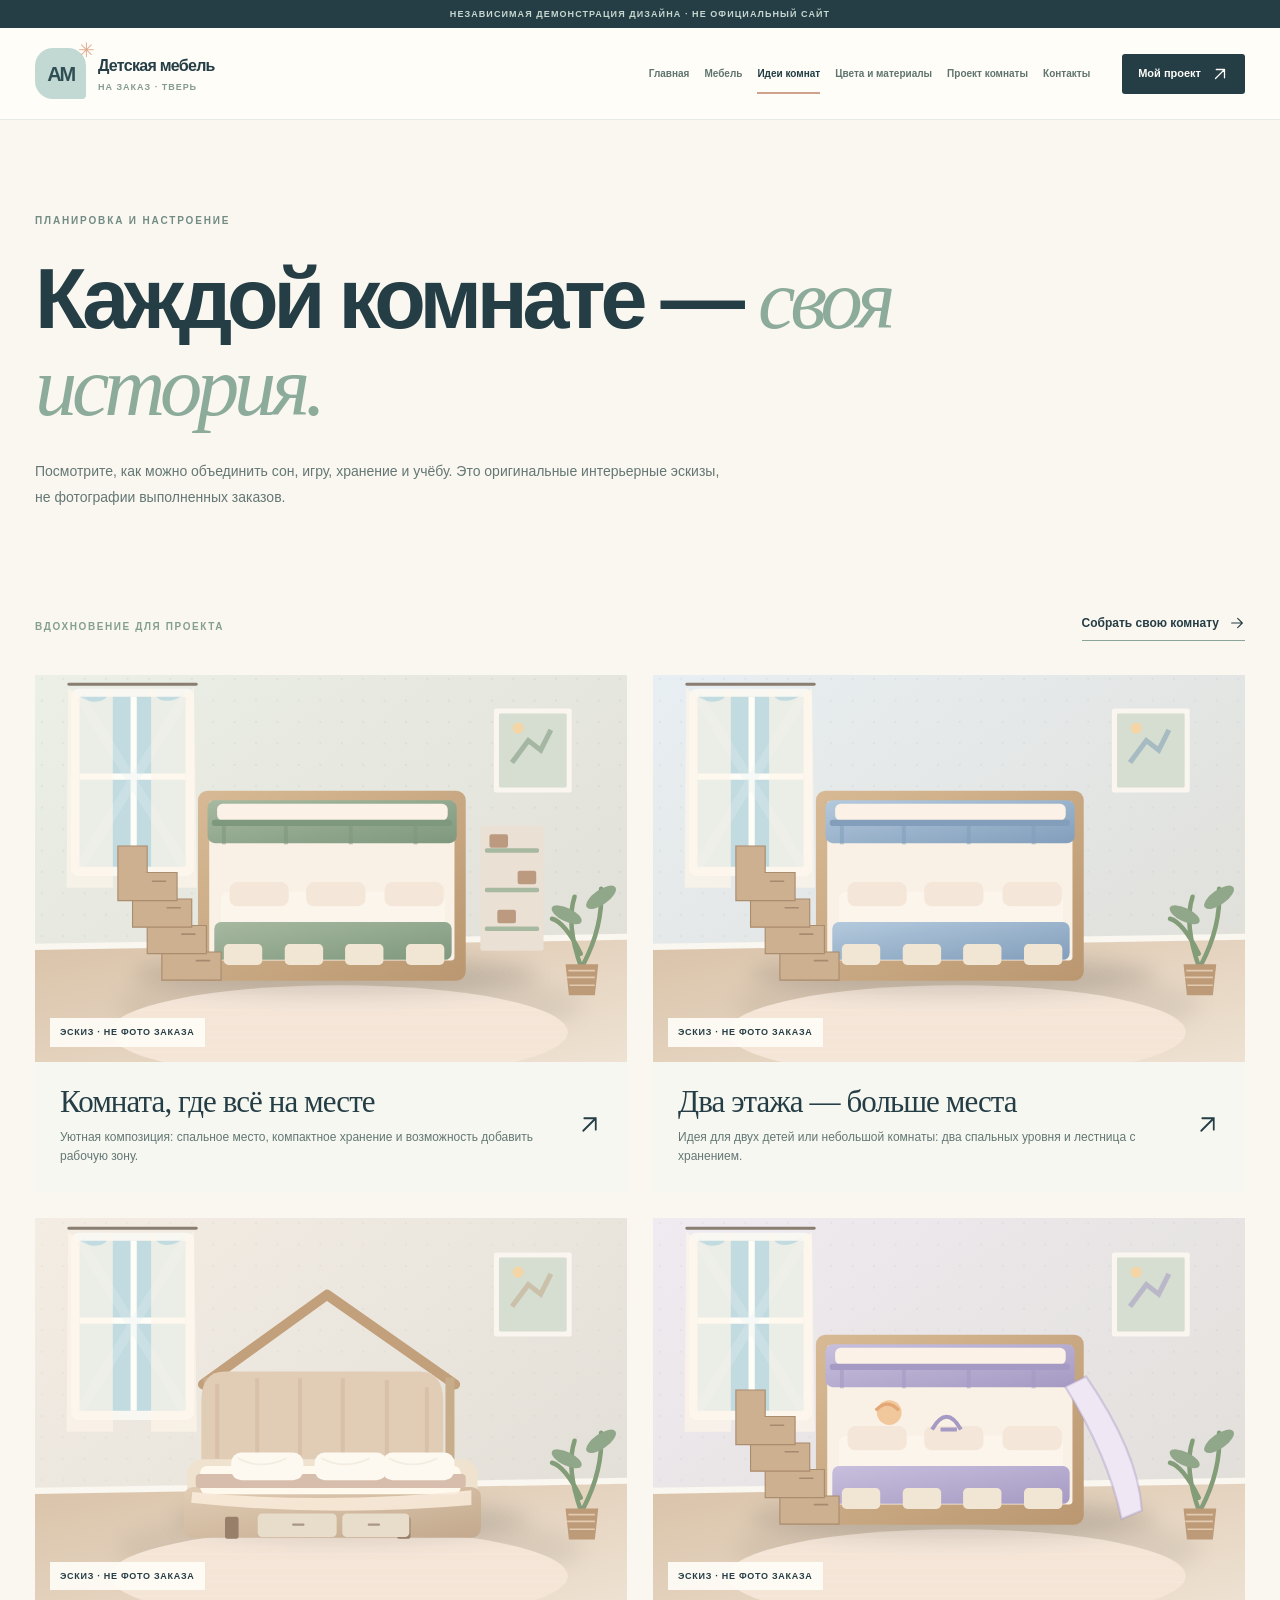
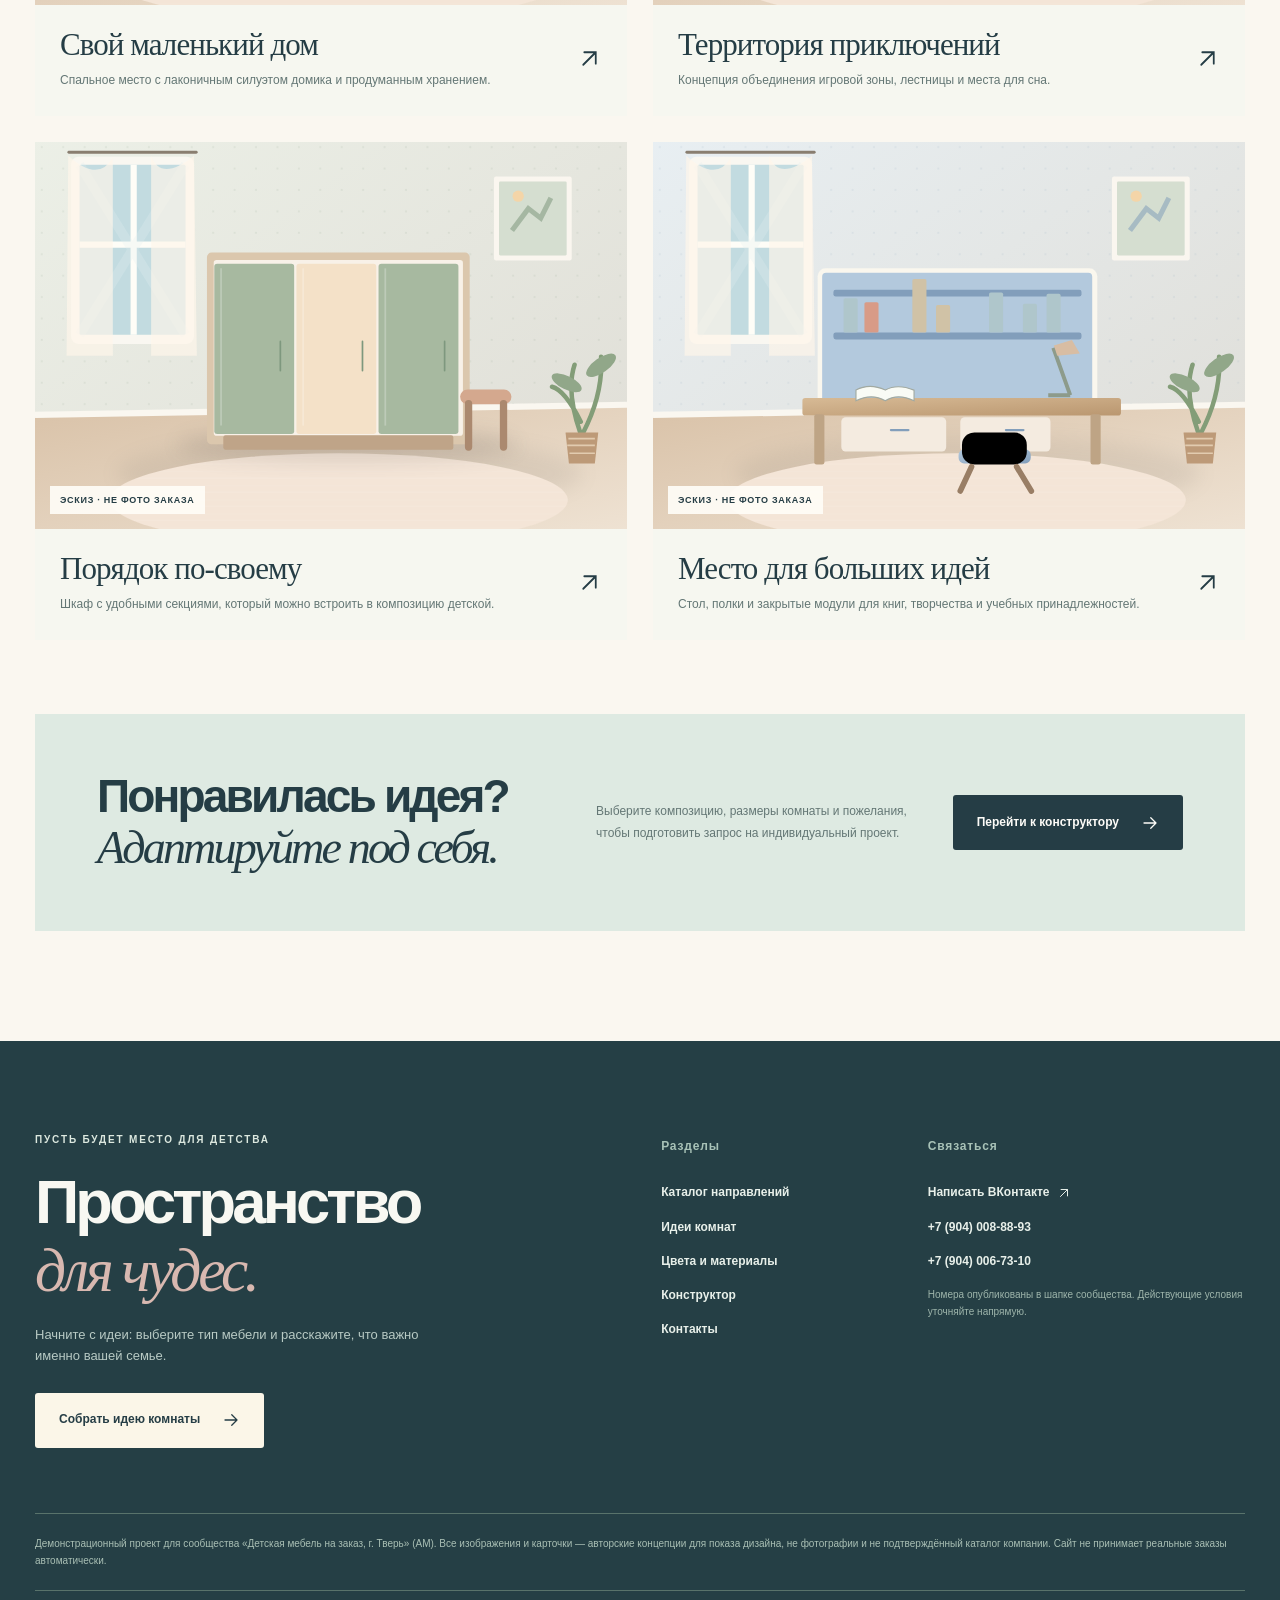
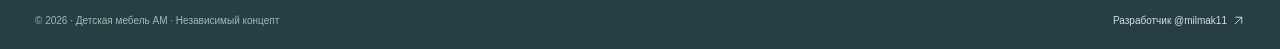
<file: preview-lookbook-offline.html>
<!doctype html><html lang="ru"><head><meta charset="utf-8"><meta name="viewport" content="width=device-width, initial-scale=1"><meta name="theme-color" content="#F8F6F0"><meta name="robots" content="noindex,nofollow,noarchive"><meta name="description" content="Авторские визуализации детских комнат, мебели и хранения для вдохновения."><title>Идеи для детской комнаты — АМ, Тверь</title><link rel="icon" href="[data-uri]" type="image/svg+xml"><style>:root{--ink:#253D45;--ink2:#38565A;--cream:#FAF7F0;--paper:#FFFDF8;--sage:#B8CCC2;--sageDark:#739087;--blue:#DCE9EC;--peach:#F4D5BC;--rose:#F3DEDB;--lav:#E9E5EF;--line:#DDE4DF;--muted:#687976;--serif:Georgia,'Times New Roman',serif;--sans:'Inter',-apple-system,BlinkMacSystemFont,'Segoe UI',Arial,sans-serif;--ease:cubic-bezier(.2,.8,.2,1)}
*{box-sizing:border-box}html{scroll-behavior:smooth}body{margin:0;background:var(--cream);color:var(--ink);font:15px/1.6 var(--sans);-webkit-font-smoothing:antialiased;overflow-x:hidden}body.locked{overflow:hidden}button,input,select,textarea{font:inherit}button{cursor:pointer}a{color:inherit;text-decoration:none}img{display:block;max-width:100%}p,h1,h2,h3,h4{margin:0}p{color:#647775}h1,h2,h3{font-weight:550}h1,h2{letter-spacing:-.062em}h1{font-size:clamp(56px,6.8vw,106px);line-height:1.035}h2{font-size:clamp(42px,5vw,78px);line-height:1.105}h3{letter-spacing:-.03em;line-height:1.22}em{font-family:var(--serif);font-weight:400;font-style:italic}button:focus-visible,a:focus-visible,input:focus-visible,select:focus-visible,textarea:focus-visible{outline:3px solid #B78975;outline-offset:3px}::selection{background:#BFD9CB;color:var(--ink)}.icon{height:20px;width:20px;flex-shrink:0;vertical-align:middle}.container{width:min(1380px,calc(100% - 116px));margin:0 auto}.section{padding:110px 0}.section.compact{padding:45px 0 110px}.eyebrow{font-size:10px;font-weight:850;letter-spacing:.185em;text-transform:uppercase;color:#728B84;display:flex;align-items:center;gap:11px;line-height:1.7}.eyebrow-white{color:#DCE8DF}.btn{display:inline-flex;align-items:center;justify-content:center;gap:22px;min-height:55px;padding:15px 23px;border:1px solid transparent;border-radius:3px;font-size:12px;line-height:1.3;font-weight:800;transition:transform .24s var(--ease),background .24s,color .24s,border-color .24s;white-space:nowrap}.btn:hover{transform:translateY(-3px)}.btn .icon{width:18px;height:18px}.btn-dark{background:var(--ink);color:#FDFCF8}.btn-dark:hover{background:#4B676B}.btn-small{min-height:40px;padding:10px 15px;gap:10px;font-size:11px}.btn-light{background:#FBF6E8;color:var(--ink)}.btn-light:hover{background:#fff}.btn-outline{border:1px solid #BBCAC3;color:var(--ink);background:transparent}.btn-outline:hover{border-color:var(--ink);background:var(--ink);color:white}.full-width{width:100%}.simple-link{display:inline-flex;align-items:center;gap:10px;font-size:12px;font-weight:840;padding-bottom:7px;border-bottom:1px solid #8AA59C;transition:gap .24s}.simple-link:hover{gap:18px}.simple-link .icon{width:16px;height:16px}
/* navigation */
.top-banner{background:var(--ink);color:#C7D7D0;text-align:center;min-height:28px;display:grid;place-items:center;font-size:9px;font-weight:650;letter-spacing:.12em}.site-header{height:92px;background:#FFFDF8;position:relative;z-index:100;border-bottom:1px solid #E7EBE7}.header-inner{height:100%;display:flex;align-items:center;gap:25px}.logo{display:flex;align-items:center;gap:12px;flex-shrink:0}.logo-badge{position:relative;background:#C2D8D3;border-radius:18px 18px 4px 18px;width:51px;height:51px;display:grid;place-items:center;font-size:20px;line-height:1;font-weight:900;letter-spacing:-.12em;color:#304F54}.logo-spark{position:absolute;top:-8px;right:-7px;font-size:20px;color:#E0AC92;font-weight:500}.logo-copy{display:flex;flex-direction:column;gap:1px}.logo-copy strong{font-size:16px;font-weight:870;letter-spacing:-.045em;white-space:nowrap}.logo-copy small{font-size:9px;color:#849B91;letter-spacing:.11em;font-weight:750}.main-nav{margin-left:auto;display:flex;align-items:center;gap:clamp(14px,2vw,30px)}.main-nav a{color:#60746F;font-size:11px;font-weight:760;white-space:nowrap;position:relative;transition:color .2s}.main-nav a:hover,.main-nav a.active{color:#203D43}.main-nav a.active:after{content:'';height:2px;background:#D0A28C;position:absolute;bottom:-12px;left:0;right:0}.header-cta{display:flex;align-items:center;margin-left:7px}.menu-toggle{display:none;background:none;color:var(--ink);border:0;padding:7px}.mobile-bottom{display:none}
/* hero */
.hero{background:var(--cream);padding-top:65px}.hero-grid{display:grid;grid-template-columns:.92fr 1.08fr;gap:56px;align-items:center}.hero-copy{padding:30px 0 45px}.hero-copy h1{margin:28px 0 29px}.hero-copy h1 em{color:#93AFA6}.highlight-text{display:inline-block;position:relative;isolation:isolate}.highlight-text:after{content:'';background:#F1DBC3;position:absolute;z-index:-1;bottom:5px;left:0;right:0;height:27px;transform:rotate(-1.5deg)}.hero-copy>p{font-size:16px;line-height:1.8;max-width:474px}.hero-actions{display:flex;flex-wrap:wrap;align-items:center;gap:30px;margin:38px 0 45px}.hero-points{display:flex;flex-wrap:wrap;gap:25px;padding-top:24px;border-top:1px solid #D6E0D9;color:#546E66;font-size:12px;font-weight:710}.hero-points span{display:flex;gap:9px;align-items:center}.hero-points svg{width:18px;height:18px;color:#85A295}.hero-footnote{display:block;margin-top:15px;font-size:10px;color:#96A19A;line-height:1.7}.tiny-star{font-size:19px;color:#E7B89E;line-height:1}.hero-visual{height:640px;position:relative;background:#E7EBE5;overflow:hidden;isolation:isolate;border-radius:5px}.hero-visual>img{position:absolute;inset:0;width:100%;height:100%;object-fit:cover;transition:transform 1s var(--ease)}.hero-visual:hover>img{transform:scale(1.025)}.hero-picture-top{position:absolute;z-index:2;top:0;left:0;right:0;padding:25px;display:flex;justify-content:space-between;font-size:9px;font-weight:850;letter-spacing:.13em;color:#556E66}.hero-sticker{position:absolute;z-index:2;bottom:90px;left:24px;background:#F9E9D7;padding:22px 24px;display:flex;gap:12px;align-items:center;box-shadow:0 16px 45px #263d4730;transform:rotate(-7deg)}.hero-sticker span{font-size:37px;color:#D39683}.hero-sticker strong{font:23px/1.15 var(--serif)}.img-legal{position:absolute;bottom:20px;right:22px;color:#52665D;font-size:9px;font-weight:850;letter-spacing:.1em}.hero-ticker{margin-top:72px;background:#DAE7E1;min-height:80px}.ticker-inner{height:80px;display:flex;justify-content:space-between;align-items:center;gap:18px;white-space:nowrap;overflow:hidden}.ticker-inner span{font-size:10px;font-weight:900;letter-spacing:.18em}.ticker-inner b{color:#C78E7D;font-size:22px;font-weight:400}
/* headings and categories */
.section-heading{display:flex;justify-content:space-between;align-items:end;gap:35px;margin-bottom:43px}.section-heading h2{margin-top:19px}.section-heading>p{max-width:380px;font-size:13px;line-height:1.85}.section-heading .simple-link{margin-bottom:6px}.category-grid{display:grid;grid-template-columns:repeat(2,minmax(0,1fr));gap:20px}.category-card{background:#F1F0E9;display:block;transition:transform .3s var(--ease)}.category-card:hover{transform:translateY(-5px)}.category-image{position:relative;aspect-ratio:1.57;overflow:hidden;background:#E3E9E1}.category-image img{height:100%;width:100%;object-fit:cover;transition:transform .65s var(--ease)}.category-card:hover img{transform:scale(1.045)}.category-tag{position:absolute;top:19px;left:19px;background:#FFFDF8DF;padding:8px 13px;font-size:9px;font-weight:850;letter-spacing:.08em}.category-caption{display:flex;justify-content:space-between;align-items:center;gap:25px;padding:24px 27px 27px;background:#FBF8F1}.category-caption h3{font:31px/1.1 var(--serif)}.category-caption p{font-size:12px;line-height:1.5;margin-top:8px}.category-arr{display:grid;place-items:center;width:43px;height:43px;flex:0 0 43px;border-radius:50%;background:#DDE9E2;transition:transform .2s}.category-card:hover .category-arr{transform:rotate(45deg)}
/* featured editorial */
.feature-section{background:var(--ink);color:#FDF7EF}.feature-grid{display:grid;grid-template-columns:.89fr 1.11fr;gap:55px;align-items:center}.feature-copy h2{margin-top:26px}.feature-copy h2 em{color:#D3DAB8}.feature-copy>p{color:#C1D4C9;max-width:430px;line-height:1.8;margin:30px 0}.feature-list{display:flex;flex-direction:column;gap:14px;margin-bottom:32px}.feature-list span{display:flex;gap:11px;align-items:center;color:#E1EADF;font-size:12px;font-weight:660}.feature-list .icon{color:#C8D7BE;width:18px;height:18px}.feature-art{position:relative;min-height:530px;overflow:hidden}.feature-art img{height:100%;width:100%;position:absolute;inset:0;object-fit:cover}.feature-art span{position:absolute;bottom:16px;right:16px;padding:9px 11px;background:#FBF8F1CF;color:#526A62;font-size:9px;font-weight:810;letter-spacing:.1em}
/* ideas cards */
.inspirations{background:#FCFBF8}.concept-grid{display:grid;grid-template-columns:repeat(3,minmax(0,1fr));gap:25px}.concept-card{border:0;text-align:left;background:#F5F4EE;cursor:pointer;color:var(--ink);padding:0;transition:transform .25s var(--ease),box-shadow .25s var(--ease);display:block;width:100%;min-width:0}.concept-card:hover{transform:translateY(-5px);box-shadow:0 14px 25px #263d451a}.concept-img{aspect-ratio:1.32;position:relative;overflow:hidden;background:#E4EBE5}.concept-img img{width:100%;height:100%;object-fit:cover;transition:transform .7s var(--ease)}.concept-card:hover img{transform:scale(1.045)}.concept-tag{position:absolute;top:14px;left:14px;background:#FFFFFFDE;padding:7px 11px;font-size:9px;font-weight:820;letter-spacing:.05em}.concept-body{padding:22px}.concept-body>span{font-size:9px;font-weight:840;color:#87A49C;letter-spacing:.13em;text-transform:uppercase}.concept-body h3{font:26px/1.2 var(--serif);margin:8px 0 11px;letter-spacing:-.03em}.concept-body p{font-size:12px;line-height:1.7;min-height:44px}.concept-bottom{border-top:1px solid #DCE3DC;margin-top:24px;padding-top:15px;display:flex;justify-content:space-between;align-items:center;font-size:11px;font-weight:830}.concept-bottom .icon{width:17px;height:17px}.section-note{font-size:10px;color:#8FA09A;line-height:1.7;margin-top:21px}
/* palette */
.palette-section{background:#E8F0EA}.palette-grid{display:grid;grid-template-columns:.78fr 1.22fr;gap:80px;align-items:center}.palette-text h2{margin:23px 0}.palette-text p{max-width:390px;line-height:1.85;margin-bottom:32px}.palette-demo-image{aspect-ratio:1.6;position:relative;overflow:hidden}.palette-demo-image img{width:100%;height:100%;object-fit:cover;transition:opacity .2s}.palette-demo-image span{position:absolute;bottom:14px;right:15px;background:#fffdf8dd;color:#506D5F;font-size:9px;font-weight:830;padding:7px 9px}.palette-switcher{display:flex;align-items:center;gap:13px;margin-top:19px}.palette-switcher .swatch{border-radius:50%;width:37px;height:37px;border:3px solid #FDFCF9;box-shadow:0 0 0 1px #B5C5B8;background:var(--c);transition:transform .2s}.palette-switcher .swatch:hover{transform:scale(1.12)}.palette-switcher .swatch.active{box-shadow:0 0 0 2px #4D7769}.palette-switcher>span{margin-left:auto;font-size:12px;font-weight:780;color:#486258}
/* process */
.process-section{background:#FBF9F4}.process-grid{display:grid;grid-template-columns:repeat(4,minmax(0,1fr));gap:35px}.process-grid article{border-top:1px solid #C8D8CC;padding-top:24px}.process-symbol{display:grid;place-items:center;width:58px;height:58px;background:#E2EEE5;border-radius:50%;color:#799A8A;font-size:26px;margin:26px 0 31px}.process-grid h3{font:26px var(--serif);margin-bottom:10px}.process-grid p{font-size:12px;line-height:1.8}.faq-section{background:#F1EAE2}.faq-grid{display:grid;grid-template-columns:.85fr 1.15fr;gap:75px}.faq-grid h2{margin-top:20px}.faq-grid h2 em{color:#8FA89B}.faq-grid>div>p{margin-top:20px;max-width:360px;font-size:13px;line-height:1.8}.faq{border-top:1px solid #D5D4C9}.faq details{border-bottom:1px solid #D5D4C9}.faq summary{list-style:none;cursor:pointer;padding:23px 0;font-size:14px;font-weight:760;display:flex;align-items:center;justify-content:space-between;gap:12px}.faq summary::-webkit-details-marker{display:none}.faq summary .icon{color:#8BA397;transition:transform .25s}.faq details[open] summary .icon{transform:rotate(45deg)}.faq details p{padding:0 0 22px;font-size:12px;line-height:1.8}
/* footer */
.footer{background:#253F45;color:#F8F8F2;padding:90px 0 20px}.footer-main{display:grid;grid-template-columns:1.4fr .55fr .75fr;gap:65px;padding-bottom:65px}.footer-story h2{font-size:clamp(51px,4.8vw,76px);margin:20px 0}.footer-story h2 em{color:#D8B8B0}.footer-story p{color:#B8CAC4;max-width:400px;font-size:13px;margin-bottom:26px}.footer-menu,.footer-contacts{display:flex;flex-direction:column;align-items:start;gap:15px;padding-top:6px}.footer-menu strong,.footer-contacts strong{font-size:12px;color:#A8C2B7;letter-spacing:.07em;margin-bottom:12px}.footer-menu a,.footer-contacts a{font-size:12px;font-weight:680;color:#E8F0EA;transition:color .2s}.footer-menu a:hover,.footer-contacts a:hover{color:#EAC5AF}.footer-contacts a:first-of-type{display:inline-flex;gap:7px;align-items:center}.footer-contacts a .icon{width:14px;height:14px}.footer-contacts small{font-size:10px;color:#9EB5AB;line-height:1.7}.footer-disclaimer{border-top:1px solid #59736B;padding:21px 0;color:#A9BFB4;font-size:10px;line-height:1.7}.footer-last{border-top:1px solid #59736B;padding-top:22px;display:flex;justify-content:space-between;gap:16px;flex-wrap:wrap;color:#A5B9AF;font-size:10px}.footer-last a{display:inline-flex;align-items:center;gap:5px;color:#D4E0D9}.footer-last .icon{width:13px;height:13px}
/* page heroes */
.page-hero{padding:92px 0 58px}.page-hero .eyebrow{margin-bottom:27px}.page-hero h1{max-width:1100px;font-size:clamp(54px,6.6vw,94px)}.page-hero h1 em{color:#8CAB9B}.page-hero>p{margin-top:28px;max-width:685px;font-size:14px;line-height:1.85}.hero-mini-tags{display:flex;flex-wrap:wrap;gap:10px;margin-top:32px}.hero-mini-tags span{font-size:10px;font-weight:820;color:#738F84;background:#E8EEE7;padding:10px 13px}.catalog-toolbar{display:flex;align-items:center;justify-content:space-between;gap:18px;margin-bottom:38px}.category-filters{display:flex;flex-wrap:wrap;gap:8px}.filter{background:#EAEFE8;color:#526D61;border:1px solid #DAE3D8;padding:12px 16px;font-size:11px;font-weight:840;transition:background .2s,color .2s}.filter:hover,.filter.active{background:#27454A;color:#fff}.filter span{color:#B4CBBF;margin-left:5px}.search-wrap{flex:0 1 225px}.search-wrap input{width:100%;padding:11px 14px;border:1px solid #C9DBCE;background:#FFFDFA;border-radius:0;outline:none;color:var(--ink);font-size:12px}.search-wrap input:focus{border-color:#7D9E8E}.empty-state{padding:60px;text-align:center;background:#F2F1E9;color:#697E76}.full-grid{gap:23px}
/* lookbook */
.lookbook-intro{display:flex;justify-content:space-between;align-items:center;gap:20px;margin-bottom:34px}.lookbook-intro>span{font-size:10px;letter-spacing:.16em;font-weight:850;color:#859F90}.lookbook-grid{display:grid;grid-template-columns:1fr 1fr;gap:26px}.look-card{padding:0;border:0;text-align:left;background:#F6F7F0;cursor:pointer;transition:transform .27s;min-width:0;color:var(--ink)}.look-card:hover{transform:translateY(-5px)}.look-photo{position:relative;aspect-ratio:1.53;overflow:hidden}.look-photo img{width:100%;height:100%;object-fit:cover;transition:transform .7s var(--ease)}.look-card:hover img{transform:scale(1.05)}.look-photo span{position:absolute;bottom:15px;left:15px;padding:7px 10px;background:#FFFDF8E9;font-size:9px;font-weight:830;letter-spacing:.08em}.look-card-content{padding:22px 25px 26px;display:flex;justify-content:space-between;gap:20px;align-items:center}.look-card-content h3{font:31px var(--serif)}.look-card-content p{font-size:12px;margin-top:8px}.look-card-content>.icon{width:25px;height:25px}.lookbook-footer{margin-top:74px;padding:57px 62px;background:#DEEAE2;display:grid;grid-template-columns:1fr .7fr auto;align-items:center;gap:24px}.lookbook-footer h2{font-size:clamp(38px,3.6vw,54px)}.lookbook-footer p{font-size:12px;line-height:1.8}
/* material sample selector */
.material-showcase{display:grid;grid-template-columns:1.15fr .85fr;gap:65px;align-items:start}.material-hero-img{position:relative;aspect-ratio:1.18;background:#DCE7DF;overflow:hidden;position:sticky;top:20px}.material-hero-img img{height:100%;width:100%;object-fit:cover}.material-hero-img>span{position:absolute;bottom:14px;right:12px;background:#FFFEF6E9;padding:8px 10px;font-size:9px;font-weight:840}.material-controls h2{font-size:clamp(40px,4vw,64px);margin:23px 0 18px}.material-controls>p{font-size:13px;line-height:1.8;max-width:380px;margin-bottom:22px}.material-color-list{display:flex;flex-direction:column;gap:6px;margin:20px 0 31px}.color-option{border:1px solid transparent;background:#F4F3EC;padding:12px 13px;display:flex;gap:14px;align-items:center;text-align:left;transition:background .2s;border-radius:0;color:var(--ink)}.color-option:hover{background:#E8EEE7}.color-option.selected{background:#E7F0E6;border-color:#95B19D}.color-option>span:nth-child(2){display:flex;flex-direction:column;gap:2px;flex:1}.color-option strong{font-size:12px}.color-option small{font-size:10px;color:#8B9B90}.color-dot{width:39px;height:39px;flex-shrink:0;border-radius:50%;background:var(--c);box-shadow:0 0 0 4px #fff}.color-option>.icon{width:17px;height:17px;opacity:0}.color-option.selected>.icon{opacity:1}.material-notes{display:grid;grid-template-columns:repeat(3,minmax(0,1fr));gap:28px;margin-top:75px;border-top:1px solid #CFE0D1;padding-top:39px}.note-mark{font-size:30px;color:#98B2A1}.material-notes h3{font:25px var(--serif);margin:10px 0}.material-notes p{font-size:12px;line-height:1.8}
/* planner */
.planner-top{padding-bottom:35px}.planner-grid{display:grid;grid-template-columns:1.08fr .92fr;gap:38px;align-items:start}.designer-form{background:#FFFDF9;padding:12px 36px}.design-block{padding:37px 0;border-bottom:1px solid #DDE8DF}.design-block:last-child{border-bottom:0}.design-head{display:flex;gap:17px;align-items:flex-start;margin-bottom:27px}.design-head .design-letter{width:31px;height:31px;flex:0 0 31px;background:#D9E9DB;color:#5A7B62;border-radius:50%;display:grid;place-items:center;font-size:13px;font-weight:850}.design-head h2{font-size:30px;letter-spacing:-.035em}.design-head p{font-size:12px;margin-top:6px}.type-grid{display:grid;grid-template-columns:repeat(3,minmax(0,1fr));gap:9px;margin-bottom:23px}.type-item{height:107px;display:flex;flex-direction:column;justify-content:space-between;background:#F2F4ED;border:1px solid #E4E9E1;position:relative;padding:15px 13px;cursor:pointer}.type-item:has(input:checked){background:#DBEDE0;border-color:#7DA18C}.type-item:has(input:checked):after{content:'✓';position:absolute;right:9px;top:8px;font-size:14px;color:#4F805F;font-weight:800}.type-item input{position:absolute;opacity:0;width:1px;height:1px}.type-item .type-icon{font:28px/1 var(--serif);color:#729683}.type-item strong{font-size:11px;line-height:1.35;font-weight:750}.field-grid{display:grid;grid-template-columns:1fr 1fr;gap:15px}.field{display:flex;flex-direction:column;gap:8px;margin-top:15px;font-size:11px;color:#526B60;font-weight:800}.field input,.field select,.field textarea{width:100%;background:#FBFAF5;border:1px solid #D1DFD3;padding:14px;color:var(--ink);border-radius:0;outline:none;font-weight:500}.field input:focus,.field select:focus,.field textarea:focus{border-color:#82A391}.field textarea{resize:vertical;line-height:1.5}.design-colors{display:grid;grid-template-columns:repeat(5,minmax(0,1fr));gap:9px}.design-colors label{cursor:pointer;text-align:center;display:flex;flex-direction:column;gap:10px;align-items:center;min-width:0}.design-colors input{position:absolute;opacity:0;width:1px;height:1px}.design-colors label>span{background:var(--c);width:min(100%,50px);aspect-ratio:1;border:4px solid #fff;box-shadow:0 0 0 1px #C8D8CD;border-radius:50%;transition:box-shadow .2s}.design-colors label:has(input:checked)>span{box-shadow:0 0 0 3px #618D77}.design-colors small{font-size:9px;color:#637A6C;font-weight:700}.options-title{margin:35px 0 15px;font-size:12px;font-weight:820}.check-grid{display:grid;grid-template-columns:1fr 1fr;gap:8px}.check-grid label{display:flex;align-items:center;gap:9px;background:#F1F5EF;padding:11px 10px;cursor:pointer;font-size:11px;font-weight:640}.check-grid input{width:15px;height:15px;accent-color:#547966;margin:0;flex-shrink:0}.upload-area{min-height:180px;display:flex;flex-direction:column;align-items:center;justify-content:center;gap:8px;text-align:center;background:#E8F0E8;border:1.5px dashed #AFC6B5;cursor:pointer;padding:20px}.upload-area:hover,.upload-area.dragover{background:#DDECDD}.upload-area>span{background:#D1E3D4;border-radius:50%;height:48px;width:48px;display:grid;place-items:center;margin-bottom:4px;color:#668A70}.upload-area strong{font-size:12px}.upload-area small{font-size:10px;color:#728B7A;line-height:1.6}.photo-list{display:flex;flex-wrap:wrap;gap:10px;margin-top:13px}.photo-item{width:95px;position:relative}.photo-item img{width:95px;height:73px;object-fit:cover}.photo-item button{position:absolute;top:-7px;right:-5px;border:0;border-radius:50%;background:#294B43;color:white;width:22px;height:22px;display:grid;place-items:center}.photo-item button .icon{width:12px;height:12px}.photo-item small{font-size:9px;color:#789081;display:block;overflow:hidden;text-overflow:ellipsis;white-space:nowrap;margin-top:3px}.designer-aside{position:sticky;top:14px}.sticky-preview{background:#E7EEE5}.preview-head{background:var(--ink);color:#EEF6EE;padding:18px 23px;display:flex;justify-content:space-between;font-size:10px;font-weight:850;letter-spacing:.13em}.preview-point{color:#BDE4C0}.preview-visual{position:relative;aspect-ratio:1.52;overflow:hidden;background:#D5E1D5}.preview-visual img{width:100%;height:100%;object-fit:cover;transition:opacity .16s}.preview-visual span{position:absolute;bottom:12px;right:14px;background:#F9F9F1DA;color:#4F6B60;padding:6px 9px;font-size:9px;font-weight:830}.preview-body{padding:29px}.preview-body h3{font:39px/1.14 var(--serif)}.preview-body h3 em{color:#73917D}.preview-body>p{font-size:12px;line-height:1.75;margin:14px 0 23px}.summary-grid{display:grid;grid-template-columns:1fr 1fr;gap:12px;margin-bottom:22px}.summary-grid div{border-top:1px solid #C6D6CB;padding-top:9px;display:flex;flex-direction:column;gap:3px}.summary-grid small{color:#7C9184;font-size:10px}.summary-grid strong{font-size:12px;font-weight:750}.brief-text{width:100%;border:1px solid #CCDBCB;background:#F6FAF4;line-height:1.5;font-size:11px;padding:13px;resize:vertical;min-height:127px;color:#34564C;margin-bottom:11px}.preview-body .btn{margin-bottom:10px}.tiny-safety{margin-top:12px;display:flex;gap:8px;align-items:start;font-size:10px;color:#678373;line-height:1.7}.tiny-safety>.icon{width:15px;height:15px;flex-shrink:0}
/* contacts */
.contact-grid{display:grid;grid-template-columns:1fr .88fr;gap:65px;align-items:center}.contact-info h2{margin:24px 0 31px}.contact-info h2 em{color:#84A596}.contact-links{display:flex;flex-direction:column;border-top:1px solid #D2DFD5}.contact-links>a{display:flex;align-items:center;gap:16px;border-bottom:1px solid #D2DFD5;padding:20px 7px}.contact-links>a>span{background:#E1EEE2;width:42px;height:42px;flex:0 0 42px;display:grid;place-items:center;border-radius:50%;color:#628D70}.contact-links a>div{flex:1;display:flex;flex-direction:column;gap:4px}.contact-links a strong{font-size:14px}.contact-links a small{color:#8A9B90;font-size:11px}.contact-links a>.icon{width:18px;height:18px;color:#7E9B8C}.contact-links>a:hover{background:#F1F5EF}.contact-notice{font-size:11px;line-height:1.8;margin-top:25px}.contact-visual{position:relative;min-height:630px;overflow:hidden}.contact-visual img{position:absolute;inset:0;height:100%;width:100%;object-fit:cover}.contact-sticker{position:absolute;left:14px;bottom:75px;font-size:13px;font-weight:800;letter-spacing:.09em;transform:rotate(-6deg);padding:24px 28px;background:#F1DAD0;box-shadow:0 20px 30px #0002}.contact-sticker em{font:24px var(--serif)}.contact-visual>span{position:absolute;bottom:13px;right:13px;font-size:9px;letter-spacing:.1em;font-weight:800}.contact-cta{background:#DFEEE3;margin-top:85px;padding:45px 60px;display:flex;align-items:center;justify-content:space-between;gap:30px}.contact-cta h2{font-size:clamp(40px,4vw,58px);margin-top:20px}
/* modal */
.item-dialog{position:fixed;max-height:min(91vh,1100px);width:min(850px,calc(100% - 20px));padding:0;border:0;background:#FBFAF3;color:var(--ink);box-shadow:0 35px 100px #1119;overflow-y:auto}.item-dialog::backdrop{background:#1A3435B3;backdrop-filter:blur(6px)}.modal-close{position:sticky;z-index:20;top:13px;left:calc(100% - 56px);width:43px;height:43px;background:#243C43;color:white;border:0;border-radius:50%;display:grid;place-items:center;margin:13px 13px -56px auto}.modal-photo{aspect-ratio:1.7;width:100%;object-fit:cover}.modal-text{padding:35px 41px 42px}.modal-text .eyebrow{margin-bottom:16px}.modal-text h2{font-size:clamp(38px,4.5vw,60px);margin-bottom:19px}.modal-text p{font-size:13px;line-height:1.8;max-width:700px}.modal-chips{display:flex;gap:9px;flex-wrap:wrap;margin:20px 0 29px}.modal-chips span{padding:9px 12px;background:#E9EFE8;font-size:10px;font-weight:800}.modal-actions{display:flex;gap:10px;flex-wrap:wrap}.modal-note{margin-top:20px;font-size:10px!important;color:#8B9F92}.toast{position:fixed;bottom:25px;right:22px;padding:14px 20px;max-width:min(430px,calc(100% - 24px));background:#274841;color:white;box-shadow:0 15px 32px #27484144;font-size:12px;font-weight:780;pointer-events:none;opacity:0;transform:translateY(12px);z-index:300;transition:opacity .22s,transform .22s}.toast.visible{opacity:1;transform:none}
/* responsive */
@media(max-width:1280px){.container{width:min(1380px,calc(100% - 70px))}.main-nav{gap:15px}.main-nav a{font-size:10px}.hero-grid{gap:34px}.hero-visual{height:570px}.hero-copy h1{font-size:clamp(60px,6.8vw,92px)}.palette-grid{gap:40px}.footer-main{gap:34px}}
@media(max-width:1030px){.main-nav{display:none;position:absolute;top:92px;left:0;right:0;background:#FFFDF8;padding:20px 35px 31px;box-shadow:0 20px 30px #15373521;flex-direction:column;align-items:stretch;gap:0;z-index:100}.main-nav.open{display:flex}.main-nav a{padding:13px 0;font-size:14px;border-bottom:1px solid #E1E9E1}.main-nav a.active:after{display:none}.menu-toggle{display:grid;place-items:center}.header-cta{margin-left:auto}.hero-visual{height:530px}.hero-copy h1{font-size:clamp(53px,6.4vw,76px)}.feature-grid{gap:30px}.feature-art{min-height:430px}.feature-copy h2{font-size:clamp(39px,4.7vw,59px)}.material-showcase{gap:26px}.planner-grid{gap:22px}.designer-form{padding:10px 22px}.lookbook-footer{grid-template-columns:1fr auto}.lookbook-footer p{display:none}}
@media(max-width:780px){.container{width:calc(100% - 36px)}.top-banner{font-size:8px}.site-header{height:74px}.main-nav{top:74px;padding:12px 18px 26px}.logo-badge{height:44px;width:44px;font-size:18px}.logo-copy strong{font-size:14px}.logo-copy small{font-size:8px}.section{padding:73px 0}.section.compact{padding:28px 0 75px}.page-hero{padding:65px 0 32px}.page-hero h1{font-size:clamp(49px,9.2vw,78px)}.page-hero>p{font-size:13px}.hero{padding-top:36px}.hero-grid{grid-template-columns:1fr;gap:18px}.hero-copy{padding:0 0 16px}.hero-copy h1{font-size:clamp(58px,10.5vw,81px);margin:22px 0}.hero-copy>p{font-size:14px}.hero-actions{margin:29px 0 25px}.hero-points{margin-top:10px}.hero-visual{height:480px}.hero-ticker{margin-top:26px;min-height:61px}.ticker-inner{height:61px;justify-content:flex-start;gap:23px}.ticker-inner span{font-size:9px;flex-shrink:0}.section-heading{align-items:start;flex-direction:column;gap:12px;margin-bottom:30px}.section-heading h2{margin-top:14px}.section-heading>p{font-size:13px}.category-grid{gap:12px}.category-image{aspect-ratio:1.2}.category-caption{padding:17px;gap:10px}.category-caption h3{font-size:25px}.category-caption p{font-size:11px}.category-arr{width:33px;height:33px;flex-basis:33px}.category-arr svg{width:17px;height:17px}.feature-grid{grid-template-columns:1fr;gap:30px}.feature-art{min-height:370px}.feature-copy h2{max-width:610px}.concept-grid{grid-template-columns:1fr 1fr;gap:12px}.concept-body{padding:16px}.concept-body h3{font-size:23px}.concept-body p{font-size:11px;min-height:40px}.palette-grid{grid-template-columns:1fr;gap:27px}.palette-text p{max-width:600px}.process-grid{grid-template-columns:1fr 1fr;gap:30px}.faq-grid{grid-template-columns:1fr;gap:31px}.faq-grid>div>p{max-width:550px}.footer{padding-top:67px}.footer-main{grid-template-columns:1fr 1fr;gap:29px}.footer-story{grid-column:span 2}.footer-story h2{font-size:62px}.footer-last{padding-bottom:70px}.mobile-bottom{position:fixed;bottom:0;left:0;right:0;z-index:80;padding:9px 12px calc(9px + env(safe-area-inset-bottom,0px));display:grid;grid-template-columns:1fr 1fr;background:#FFFDF9;box-shadow:0 -9px 25px #253C4529;gap:8px}.mobile-bottom a{display:flex;align-items:center;justify-content:center;gap:9px;background:#E5EEE7;font-size:11px;font-weight:820;min-height:43px}.mobile-bottom a:last-child{background:#27464D;color:#fff}.mobile-bottom .icon{width:17px;height:17px}.catalog-toolbar{flex-direction:column;align-items:stretch}.search-wrap{flex:initial}.lookbook-footer{padding:34px 30px}.material-showcase{grid-template-columns:1fr}.material-hero-img{aspect-ratio:1.4;position:static}.material-notes{grid-template-columns:1fr 1fr}.planner-grid{grid-template-columns:1fr}.designer-aside{position:static}.designer-form{padding:6px 24px}.preview-visual{aspect-ratio:1.6}.contact-grid{grid-template-columns:1fr;gap:35px}.contact-visual{min-height:430px}.contact-cta{padding:35px 25px;align-items:start;flex-direction:column}.contact-cta h2{font-size:48px}}
@media(max-width:490px){.container{width:calc(100% - 30px)}.top-banner{font-size:7px;min-height:26px;letter-spacing:.08em}.header-cta .btn-small{display:none}.site-header{height:70px}.main-nav{top:70px}.hero-copy h1{font-size:clamp(49px,11.6vw,66px)}.hero-actions{flex-direction:column;align-items:stretch;gap:18px}.hero-actions .simple-link{align-self:flex-start}.hero-points{gap:11px;flex-direction:column}.hero-visual{height:340px}.hero-picture-top{font-size:7px;padding:14px}.hero-sticker{transform:rotate(-7deg) scale(.72);transform-origin:bottom left;bottom:48px;left:10px}.img-legal{font-size:7px;right:10px;bottom:11px}.section-heading h2{font-size:clamp(40px,9.5vw,54px)}.category-grid{grid-template-columns:1fr;gap:14px}.category-image{aspect-ratio:1.66}.category-caption h3{font-size:28px}.feature-art{min-height:275px}.feature-copy h2{font-size:47px}.concept-grid{grid-template-columns:1fr}.concept-img{aspect-ratio:1.52}.concept-body h3{font-size:27px}.concept-body p{min-height:0}.palette-switcher{gap:10px}.palette-switcher .swatch{width:32px;height:32px}.palette-switcher>span{font-size:10px}.process-grid{gap:17px}.process-grid h3{font-size:21px}.process-grid p{font-size:11px}.process-symbol{width:46px;height:46px;font-size:21px;margin:18px 0}.faq summary{font-size:12px}.footer-main{gap:22px}.footer-story h2{font-size:51px}.footer-menu a,.footer-contacts a{font-size:11px}.footer-contacts a{overflow-wrap:anywhere}.footer-disclaimer{font-size:9px}.page-hero h1{font-size:clamp(44px,10vw,58px)}.category-filters{gap:7px}.filter{font-size:10px;padding:10px 12px}.lookbook-grid{grid-template-columns:1fr}.lookbook-footer{margin-top:40px;display:block}.lookbook-footer .btn{margin-top:24px}.material-hero-img{aspect-ratio:1.12}.material-notes{grid-template-columns:1fr;gap:19px;margin-top:55px}.material-controls h2{font-size:47px}.designer-form{padding:0 12px}.design-block{padding:26px 0}.design-head{gap:11px}.design-head h2{font-size:27px}.type-grid{grid-template-columns:repeat(3,minmax(0,1fr));gap:6px}.type-item{height:94px;padding:10px 9px}.type-item strong{font-size:10px}.type-item .type-icon{font-size:21px}.field-grid{grid-template-columns:1fr}.design-colors{gap:3px}.design-colors label>span{width:36px}.design-colors small{font-size:8px}.check-grid{grid-template-columns:1fr 1fr;gap:6px}.check-grid label{font-size:10px;padding:10px 7px}.preview-body{padding:20px}.preview-body h3{font-size:35px}.contact-info h2{font-size:49px}.contact-links a strong{font-size:12px}.contact-links a small{font-size:10px}.contact-visual{min-height:330px}.contact-sticker{transform:rotate(-6deg) scale(.8);transform-origin:bottom left;bottom:48px}.contact-cta h2{font-size:40px}.modal-text{padding:24px 19px 29px}.modal-text h2{font-size:41px}.modal-photo{aspect-ratio:1.35}}
@media(max-width:345px){.container{width:calc(100% - 24px)}.hero-copy h1{font-size:46px}.hero-visual{height:290px}.hero-sticker{bottom:24px;transform:rotate(-7deg) scale(.59)}.logo-copy strong{font-size:13px}.logo-copy small{font-size:7px}.page-hero h1{font-size:42px}.section-heading h2{font-size:39px}.designer-form{padding:0 5px}.type-item strong{font-size:9px}.color-option{padding:10px}.footer-story h2{font-size:45px}}
@media(prefers-reduced-motion:reduce){*,*:before,*:after{scroll-behavior:auto!important;animation:none!important;transition:none!important}}
</style></head><body data-page="lookbook"><div class="top-banner"><span class="container">НЕЗАВИСИМАЯ ДЕМОНСТРАЦИЯ ДИЗАЙНА · НЕ ОФИЦИАЛЬНЫЙ САЙТ</span></div><header class="site-header"><div class="container header-inner"><a class="logo" href="preview-offline.html" aria-label="АМ Детская мебель — главная"><span class="logo-badge">АМ<span class="logo-spark">✳</span></span><span class="logo-copy"><strong>Детская мебель</strong><small>НА ЗАКАЗ · ТВЕРЬ</small></span></a><nav class="main-nav" id="nav" aria-label="Основная навигация"><a class="" href="preview-offline.html">Главная</a><a class="" href="preview-catalog-offline.html">Мебель</a><a class="active" href="preview-lookbook-offline.html">Идеи комнат</a><a class="" href="preview-materials-offline.html">Цвета и материалы</a><a class="" href="preview-planner-offline.html">Проект комнаты</a><a class="" href="preview-contacts-offline.html">Контакты</a></nav><div class="header-cta"><a href="preview-planner-offline.html" class="btn btn-small btn-dark">Мой проект <svg class="icon" aria-hidden="true" width="22" height="22" viewBox="0 0 24 24" fill="none" stroke="currentColor" stroke-width="1.7" stroke-linecap="round" stroke-linejoin="round"><path d="M6 18 18 6M7 6h11v11"/></svg></a><button type="button" class="menu-toggle" id="menuToggle" aria-label="Открыть меню" aria-expanded="false" aria-controls="nav"><svg class="icon" aria-hidden="true" width="22" height="22" viewBox="0 0 24 24" fill="none" stroke="currentColor" stroke-width="1.7" stroke-linecap="round" stroke-linejoin="round"><path d="M4 7h16M4 12h16M4 17h16"/></svg></button></div></div></header><main id="main"><section class="page-hero container"><div class="eyebrow">ПЛАНИРОВКА И НАСТРОЕНИЕ</div><h1>Каждой комнате — <em>своя история.</em></h1><p>Посмотрите, как можно объединить сон, игру, хранение и учёбу. Это оригинальные интерьерные эскизы, не фотографии выполненных заказов.</p></section><section class="section compact"><div class="container"><div class="lookbook-intro"><span>ВДОХНОВЕНИЕ ДЛЯ ПРОЕКТА</span><a href="preview-planner-offline.html" class="simple-link">Собрать свою комнату <svg class="icon" aria-hidden="true" width="22" height="22" viewBox="0 0 24 24" fill="none" stroke="currentColor" stroke-width="1.7" stroke-linecap="round" stroke-linejoin="round"><path d="M4 12h16m-7-7 7 7-7 7"/></svg></a></div><div id="lookbookItems" class="lookbook-grid"></div><div class="lookbook-footer"><h2>Понравилась идея?<br><em>Адаптируйте под себя.</em></h2><p>Выберите композицию, размеры комнаты и пожелания, чтобы подготовить запрос на индивидуальный проект.</p><a href="preview-planner-offline.html" class="btn btn-dark">Перейти к конструктору <svg class="icon" aria-hidden="true" width="22" height="22" viewBox="0 0 24 24" fill="none" stroke="currentColor" stroke-width="1.7" stroke-linecap="round" stroke-linejoin="round"><path d="M4 12h16m-7-7 7 7-7 7"/></svg></a></div></div></section></main><footer class="footer"><div class="container"><div class="footer-main"><div class="footer-story"><div class="eyebrow eyebrow-white">ПУСТЬ БУДЕТ МЕСТО ДЛЯ ДЕТСТВА</div><h2>Пространство<br><em>для чудес.</em></h2><p>Начните с идеи: выберите тип мебели и расскажите, что важно именно вашей семье.</p><a href="preview-planner-offline.html" class="btn btn-light">Собрать идею комнаты <svg class="icon" aria-hidden="true" width="22" height="22" viewBox="0 0 24 24" fill="none" stroke="currentColor" stroke-width="1.7" stroke-linecap="round" stroke-linejoin="round"><path d="M4 12h16m-7-7 7 7-7 7"/></svg></a></div><div class="footer-menu"><strong>Разделы</strong><a href="preview-catalog-offline.html">Каталог направлений</a><a href="preview-lookbook-offline.html">Идеи комнат</a><a href="preview-materials-offline.html">Цвета и материалы</a><a href="preview-planner-offline.html">Конструктор</a><a href="preview-contacts-offline.html">Контакты</a></div><div class="footer-contacts"><strong>Связаться</strong><a href="https://vk.me/detmebel69" target="_blank" rel="noopener noreferrer">Написать ВКонтакте <svg class="icon" aria-hidden="true" width="22" height="22" viewBox="0 0 24 24" fill="none" stroke="currentColor" stroke-width="1.7" stroke-linecap="round" stroke-linejoin="round"><path d="M6 18 18 6M7 6h11v11"/></svg></a><a href="tel:+79040088893">+7 (904) 008-88-93</a><a href="tel:+79040067310">+7 (904) 006-73-10</a><small>Номера опубликованы в шапке сообщества. Действующие условия уточняйте напрямую.</small></div></div><div class="footer-disclaimer">Демонстрационный проект для сообщества «Детская мебель на заказ, г. Тверь» (АМ). Все изображения и карточки — авторские концепции для показа дизайна, не фотографии и не подтверждённый каталог компании. Сайт не принимает реальные заказы автоматически.</div><div class="footer-last"><span>© 2026 · Детская мебель АМ · Независимый концепт</span><a href="https://t.me/milmak11" target="_blank" rel="noopener noreferrer">Разработчик @milmak11 <svg class="icon" aria-hidden="true" width="22" height="22" viewBox="0 0 24 24" fill="none" stroke="currentColor" stroke-width="1.7" stroke-linecap="round" stroke-linejoin="round"><path d="M6 18 18 6M7 6h11v11"/></svg></a></div></div></footer><nav class="mobile-bottom" aria-label="Быстрые действия"><a href="preview-catalog-offline.html"><svg class="icon" aria-hidden="true" width="22" height="22" viewBox="0 0 24 24" fill="none" stroke="currentColor" stroke-width="1.7" stroke-linecap="round" stroke-linejoin="round"><rect x="3" y="3" width="7" height="7" rx="1"/><rect x="14" y="3" width="7" height="7" rx="1"/><rect x="3" y="14" width="7" height="7" rx="1"/><rect x="14" y="14" width="7" height="7" rx="1"/></svg> Каталог</a><a href="preview-planner-offline.html"><svg class="icon" aria-hidden="true" width="22" height="22" viewBox="0 0 24 24" fill="none" stroke="currentColor" stroke-width="1.7" stroke-linecap="round" stroke-linejoin="round"><path d="m15 5 4 4M4 20l5-.8L20 8a2.8 2.8 0 0 0-4-4L5 15Z"/></svg> Мой проект</a></nav><div class="toast" id="toast" role="status" aria-live="polite"></div><dialog id="itemDialog" class="item-dialog" aria-label="Подробнее о концепции"><button type="button" class="modal-close" data-modal-close aria-label="Закрыть"><svg class="icon" aria-hidden="true" width="22" height="22" viewBox="0 0 24 24" fill="none" stroke="currentColor" stroke-width="1.7" stroke-linecap="round" stroke-linejoin="round"><path d="m5 5 14 14M19 5 5 19"/></svg></button><div id="modalContent"></div></dialog><script>window.AM_OFFLINE=true;window.AM_ASSETS={"assets/scenes/cloud-sand.svg":"[data-uri]","assets/scenes/closet-lilac.svg":"[data-uri]","assets/scenes/play-sage.svg":"[data-uri]","assets/scenes/cloud-sage.svg":"[data-uri]","assets/scenes/bunk-lilac.svg":"[data-uri]","assets/scenes/cloud-lilac.svg":"[data-uri]","assets/scenes/closet-sage.svg":"[data-uri]","assets/scenes/mini-sand.svg":"[data-uri]","assets/scenes/mini-sky.svg":"[data-uri]","assets/scenes/cloud-blush.svg":"[data-uri]","assets/scenes/house-sand.svg":"[data-uri]","assets/scenes/bunk-blush.svg":"[data-uri]","assets/scenes/single-blush.svg":"[data-uri]","assets/scenes/single-sage.svg":"[data-uri]","assets/scenes/single-lilac.svg":"[data-uri]","assets/scenes/single-sky.svg":"[data-uri]","assets/scenes/workspace-lilac.svg":"[data-uri]","assets/scenes/house-blush.svg":"[data-uri]","assets/scenes/room-sage.svg":"[data-uri]","assets/scenes/house-sky.svg":"[data-uri]","assets/scenes/room-lilac.svg":"[data-uri]","assets/scenes/play-lilac.svg":"[data-uri]","assets/scenes/mini-lilac.svg":"[data-uri]","assets/scenes/closet-sky.svg":"[data-uri]","assets/scenes/bunk-sky.svg":"[data-uri]","assets/scenes/workspace-blush.svg":"[data-uri]","assets/scenes/workspace-sand.svg":"[data-uri]","assets/scenes/closet-blush.svg":"[data-uri]","assets/scenes/play-blush.svg":"[data-uri]","assets/scenes/bunk-sand.svg":"[data-uri]","assets/scenes/play-sand.svg":"[data-uri]","assets/scenes/room-sky.svg":"[data-uri]","assets/scenes/house-lilac.svg":"[data-uri]","assets/scenes/hero.svg":"[data-uri]","assets/scenes/mini-sage.svg":"[data-uri]","assets/scenes/play-sky.svg":"[data-uri]","assets/scenes/cloud-sky.svg":"[data-uri]","assets/scenes/single-sand.svg":"[data-uri]","assets/scenes/room-blush.svg":"[data-uri]","assets/scenes/mini-blush.svg":"[data-uri]","assets/scenes/workspace-sky.svg":"[data-uri]","assets/scenes/closet-sand.svg":"[data-uri]","assets/scenes/bunk-sage.svg":"[data-uri]","assets/scenes/house-sage.svg":"[data-uri]","assets/scenes/room-sand.svg":"[data-uri]","assets/scenes/workspace-sage.svg":"[data-uri]","assets/favicon.svg":"[data-uri]"};window.AM_ITEMS=[{"id":"room","title":"Комната, где всё на месте","type":"room","category":"rooms","label":"Детская целиком","desc":"Уютная композиция: спальное место, компактное хранение и возможность добавить рабочую зону.","tag":"Комната целиком","accent":"sage"},{"id":"bunk","title":"Два этажа — больше места","type":"bunk","category":"beds","label":"Двухъярусные кровати","desc":"Идея для двух детей или небольшой комнаты: два спальных уровня и лестница с хранением.","tag":"Кровати","accent":"sky"},{"id":"cloud","title":"Мягкий сон","type":"cloud","category":"beds","label":"Детские кровати","desc":"Кровать с мягкой фигурной спинкой и нежными цветами в интерьере.","tag":"Кровати","accent":"blush"},{"id":"house","title":"Свой маленький дом","type":"house","category":"beds","label":"Кровати-домики","desc":"Спальное место с лаконичным силуэтом домика и продуманным хранением.","tag":"Кровати","accent":"sand"},{"id":"play","title":"Территория приключений","type":"play","category":"play","label":"Игровые модули","desc":"Концепция объединения игровой зоны, лестницы и места для сна.","tag":"Игровые модули","accent":"lilac"},{"id":"closet","title":"Порядок по-своему","type":"closet","category":"storage","label":"Шкафы в детскую","desc":"Шкаф с удобными секциями, который можно встроить в композицию детской.","tag":"Хранение","accent":"sage"},{"id":"mini","title":"Маленький гардероб","type":"mini","category":"storage","label":"Мини-гардеробные","desc":"Компактный модуль для одежды и любимых вещей в спокойной палитре.","tag":"Хранение","accent":"blush"},{"id":"workspace","title":"Место для больших идей","type":"workspace","category":"study","label":"Рабочие зоны","desc":"Стол, полки и закрытые модули для книг, творчества и учебных принадлежностей.","tag":"Рабочие зоны","accent":"sky"},{"id":"single","title":"Кровать на каждый день","type":"single","category":"beds","label":"Детские кровати","desc":"Лаконичная кровать с ящиками для хранения и мягкой текстильной деталью.","tag":"Кровати","accent":"lilac"}];
</script><script>(()=>{'use strict';
const qs=(s,r=document)=>r.querySelector(s),qsa=(s,r=document)=>[...r.querySelectorAll(s)],ITEMS=window.AM_ITEMS||[];
const src=(p)=>window.AM_ASSETS?.[p]||p;const pageHref=(p)=>window.AM_OFFLINE?p.replace(/^([a-z]+)\.html/,(_,name)=>name==='index'?'preview-offline.html':`preview-${name}-offline.html`):p;
const icon=(name)=>({up:'<svg class="icon" viewBox="0 0 24 24" fill="none" stroke="currentColor" stroke-width="1.7" stroke-linecap="round"><path d="M6 18 18 6M7 6h11v11"/></svg>',arrow:'<svg class="icon" viewBox="0 0 24 24" fill="none" stroke="currentColor" stroke-width="1.7" stroke-linecap="round"><path d="M4 12h16m-7-7 7 7-7 7"/></svg>',close:'<svg class="icon" viewBox="0 0 24 24" fill="none" stroke="currentColor" stroke-width="1.7" stroke-linecap="round"><path d="m5 5 14 14M19 5 5 19"/></svg>'}[name]||'');
const h=s=>String(s??'').replaceAll('&','&amp;').replaceAll('<','&lt;').replaceAll('>','&gt;').replaceAll('"','&quot;').replaceAll("'",'&#39;');
let toastTimer;function toast(message){let node=qs('#toast');if(!node)return;node.textContent=message;node.classList.add('visible');clearTimeout(toastTimer);toastTimer=setTimeout(()=>node.classList.remove('visible'),3500)}
async function copy(text){if(navigator.clipboard&&window.isSecureContext){try{await navigator.clipboard.writeText(text);return true}catch(e){}}let t=document.createElement('textarea');t.value=text;t.setAttribute('readonly','');t.style.cssText='position:fixed;left:-9999px;top:0';document.body.append(t);t.select();let ok=false;try{ok=document.execCommand('copy')}catch(e){}t.remove();return ok}
const toggle=qs('#menuToggle'),nav=qs('#nav');toggle?.addEventListener('click',()=>{const open=nav.classList.toggle('open');toggle.setAttribute('aria-expanded',String(open));toggle.setAttribute('aria-label',open?'Закрыть меню':'Открыть меню')});qsa('#nav a').forEach(a=>a.addEventListener('click',()=>{nav.classList.remove('open');toggle?.setAttribute('aria-expanded','false')}));
// Original illustration concept cards, not proof of completed manufacturing
function imageFor(item){return src('assets/scenes/'+item.type+'-'+item.accent+'.svg')}
function card(item){return `<button type="button" class="concept-card" data-item="${h(item.id)}" aria-label="Посмотреть концепцию ${h(item.title)}"><div class="concept-img"><img loading="lazy" src="${imageFor(item)}" alt="Демонстрационная иллюстрация: ${h(item.title)}"><span class="concept-tag">ЭСКИЗ · НЕ ФОТО</span></div><div class="concept-body"><span>${h(item.tag)}</span><h3>${h(item.title)}</h3><p>${h(item.desc)}</p><div class="concept-bottom">Посмотреть идею ${icon('up')}</div></div></button>`}
const homepage=qs('#homeIdeas');if(homepage)homepage.innerHTML=ITEMS.filter(x=>['room','bunk','play'].includes(x.id)).map(card).join('');
const lookbook=qs('#lookbookItems');if(lookbook)lookbook.innerHTML=ITEMS.filter(x=>['room','bunk','house','play','workspace','closet'].includes(x.id)).map(item=>`<button type="button" class="look-card" data-item="${h(item.id)}" aria-label="Открыть ${h(item.title)}"><div class="look-photo"><img loading="lazy" src="${imageFor(item)}" alt="Авторская визуализация ${h(item.title)}"><span>ЭСКИЗ · НЕ ФОТО ЗАКАЗА</span></div><div class="look-card-content"><div><h3>${h(item.title)}</h3><p>${h(item.desc)}</p></div>${icon('up')}</div></button>`).join('');
let category='all';const catalog=qs('#catalogItems');function renderCatalog(){if(!catalog)return;const term=(qs('#searchItems')?.value||'').trim().toLowerCase();const filtered=ITEMS.filter(x=>(category==='all'||x.category===category)&&(!term||(x.title+' '+x.desc+' '+x.label).toLowerCase().includes(term)));catalog.innerHTML=filtered.map(card).join('');qs('#emptyCatalog').hidden=filtered.length>0}
qsa('[data-filter]').forEach(button=>button.addEventListener('click',()=>{category=button.dataset.filter;qsa('[data-filter]').forEach(el=>{let b=button===el;el.classList.toggle('active',b);el.setAttribute('aria-pressed',String(b))});renderCatalog()}));qs('#searchItems')?.addEventListener('input',renderCatalog);
if(catalog){const f=new URLSearchParams(location.search).get('category');const button=qsa('[data-filter]').find(x=>x.dataset.filter===f);if(button)button.click();else renderCatalog()}
const dialog=qs('#itemDialog');function openItem(id){let item=ITEMS.find(x=>x.id===id);if(!item||!dialog)return;const type=item.type;const query='?type='+encodeURIComponent(type)+'&color='+encodeURIComponent(item.accent);
qs('#modalContent').innerHTML=`<img class="modal-photo" src="${imageFor(item)}" alt="Демонстрационный эскиз: ${h(item.title)}"><div class="modal-text"><span class="eyebrow">ИЗ КОЛЛЕКЦИИ ИДЕЙ · ${h(item.label)}</span><h2>${h(item.title)}</h2><p>${h(item.desc)} Иллюстрация помогает обсудить пожелания, но не содержит производственных чертежей и не подтверждает наличие этой модели.</p><div class="modal-chips"><span>Индивидуальные размеры — уточнить</span><span>Палитра на выбор — концепция</span><span>Расчёт по запросу</span></div><div class="modal-actions"><a class="btn btn-dark" href="${pageHref('planner.html')}${query}">Адаптировать под свою комнату ${icon('arrow')}</a><button type="button" class="btn btn-outline" data-copy-idea="${h(item.id)}">Скопировать название ${icon('up')}</button></div><p class="modal-note">Все иллюстрации созданы для демосайта и не являются фотографиями реализованных заказов АМ.</p></div>`;dialog.showModal();document.body.classList.add('locked')}
document.addEventListener('click',async e=>{const itemButton=e.target.closest('[data-item]');if(itemButton)openItem(itemButton.dataset.item);if(e.target.closest('[data-modal-close]'))dialog?.close();const copyButton=e.target.closest('[data-copy-idea]');if(copyButton){const item=ITEMS.find(x=>x.id===copyButton.dataset.copyIdea);const ok=await copy(`Здравствуйте! Интересует идея «${item?.title||'детская мебель'}» из демонстрационного каталога. Подскажите, возможно ли изготовить похожий проект по индивидуальным размерам, какие материалы доступны и как получить предварительный расчёт?`);toast(ok?'Текст обращения скопирован':'Не удалось скопировать — разрешите доступ к буферу обмена')}});
dialog?.addEventListener('close',()=>document.body.classList.remove('locked'));dialog?.addEventListener('click',e=>{if(e.target===dialog)dialog.close()});document.addEventListener('keydown',e=>{if(e.key==='Escape'){nav?.classList.remove('open');toggle?.setAttribute('aria-expanded','false')}});
const COLOR_NAMES={sage:'Шалфей',blush:'Пудровый',sky:'Небесный',lilac:'Лавандовый',sand:'Песочный'},TYPE_NAMES={room:'Комната целиком',bunk:'Двухъярусная кровать',single:'Кроватка',closet:'Шкаф',play:'Игровой модуль',workspace:'Рабочая зона'};
qsa('[data-home-color]').forEach(button=>button.addEventListener('click',()=>{const c=button.dataset.homeColor;qsa('[data-home-color]').forEach(b=>{const selected=b===button;b.classList.toggle('active',selected);b.setAttribute('aria-pressed',String(selected))});qs('#homePaletteScene').src=src(`assets/scenes/room-${c}.svg`);qs('#homeColorName').textContent=COLOR_NAMES[c]}));
qsa('[data-material-color]').forEach(button=>button.addEventListener('click',()=>{const c=button.dataset.materialColor;qsa('[data-material-color]').forEach(b=>{const active=b===button;b.classList.toggle('selected',active);b.setAttribute('aria-pressed',String(active))});qs('#materialPreview').src=src(`assets/scenes/room-${c}.svg`);qs('#materialToPlanner').href=pageHref('planner.html')+'?color='+encodeURIComponent(c)}));
// Designer: preview is illustrative, not an exact architectural drawing
const form=qs('#plannerForm');if(!form)return;
const selected=(name)=>qs(`input[name="${name}"]:checked`,form)?.value||'';
const params=new URLSearchParams(location.search),type=params.get('type'),color=params.get('color');if(type&&TYPE_NAMES[type]){const input=qsa('input[name="itemType"]',form).find(x=>x.value===type);if(input)input.checked=true}if(color&&COLOR_NAMES[color]){const input=qsa('input[name="color"]',form).find(x=>x.value===color);if(input)input.checked=true}
const photos=[],list=qs('#photoList');function validMeasure(str){const v=Number(str);return Number.isFinite(v)&&v>=100&&v<=1500?Math.round(v):null}
function makeBrief(){const ty=selected('itemType'),c=selected('color'),w=qs('#roomWidth').value.trim(),l=qs('#roomLength').value.trim(),age=qs('#childAge').value,note=qs('#plannerNotes').value.trim(),extras=qsa('input[name="extra"]:checked',form).map(i=>i.value);return ['Здравствуйте! Хочу обсудить индивидуальный проект детской мебели.','',`Интересует: ${TYPE_NAMES[ty]}`,`Цветовая гамма: ${COLOR_NAMES[c]}`,`Для кого: ${age}`,`Ширина комнаты: ${w?w+' см':'уточню'}`,`Длина комнаты: ${l?l+' см':'уточню'}`,`Дополнительные пожелания по комплектации: ${extras.length?extras.join(', '):'пока нет'}`,note?`Комментарий: ${note}`:null,`Фотографии: ${photos.length} шт. (приложу отдельно в диалоге)`,'','Подскажите, можно ли реализовать такую идею, какие материалы доступны, каковы ориентировочные стоимость, сроки и условия доставки?'].filter(x=>x!==null).join('\n')}
function refresh(){let ty=selected('itemType'),c=selected('color'),w=qs('#roomWidth').value.trim(),l=qs('#roomLength').value.trim();qs('#designerScene').src=src(`assets/scenes/${ty}-${c}.svg`);qs('#briefType').textContent=TYPE_NAMES[ty];qs('#briefColor').textContent=COLOR_NAMES[c];qs('#briefSize').textContent=w&&l?`${w} × ${l} см`:'Уточнить';qs('#briefPhotos').textContent=photos.length+' шт.';qs('#briefText').value=makeBrief()}
form.addEventListener('input',refresh);form.addEventListener('change',refresh);
function renderPhotos(){list.innerHTML='';photos.forEach((x,i)=>{const div=document.createElement('div');div.className='photo-item';const img=document.createElement('img');img.src=x.url;img.alt='Предпросмотр '+x.file.name;const btn=document.createElement('button');btn.type='button';btn.setAttribute('aria-label','Удалить '+x.file.name);btn.innerHTML=icon('close');btn.addEventListener('click',()=>{URL.revokeObjectURL(x.url);photos.splice(i,1);renderPhotos();refresh()});let small=document.createElement('small');small.textContent=x.file.name;div.append(img,btn,small);list.append(div)});refresh()}
function addPhotos(files){let rejected=0;for(let f of files){if(photos.length>=3){rejected++;break}if(!['image/jpeg','image/png','image/webp'].includes(f.type)||f.size>8*1024*1024||f.size<=0){rejected++;continue}photos.push({file:f,url:URL.createObjectURL(f)})}if(rejected)toast('Можно загрузить не больше трёх JPG, PNG или WebP до 8 МБ');renderPhotos()}
const file=qs('#roomPhotos'),zone=qs('#uploadArea');file.addEventListener('change',()=>{addPhotos([...file.files]);file.value=''});['dragover','dragenter'].forEach(ev=>zone.addEventListener(ev,e=>{e.preventDefault();zone.classList.add('dragover')}));['drop','dragleave'].forEach(ev=>zone.addEventListener(ev,e=>{e.preventDefault();zone.classList.remove('dragover')}));zone.addEventListener('drop',e=>addPhotos([...e.dataTransfer.files]));
qs('#copyBrief').addEventListener('click',async()=>{const text=makeBrief();if(await copy(text))toast('Заявка скопирована. Фотографии отправьте в VK отдельно.');else{const ta=qs('#briefText');ta.focus();ta.select();toast('Текст выделен — скопируйте его вручную')}});
refresh();
})();
</script></body></html>
</file>
<file: assets/style.css>
:root{--ink:#253D45;--ink2:#38565A;--cream:#FAF7F0;--paper:#FFFDF8;--sage:#B8CCC2;--sageDark:#739087;--blue:#DCE9EC;--peach:#F4D5BC;--rose:#F3DEDB;--lav:#E9E5EF;--line:#DDE4DF;--muted:#687976;--serif:Georgia,'Times New Roman',serif;--sans:'Inter',-apple-system,BlinkMacSystemFont,'Segoe UI',Arial,sans-serif;--ease:cubic-bezier(.2,.8,.2,1)}
*{box-sizing:border-box}html{scroll-behavior:smooth}body{margin:0;background:var(--cream);color:var(--ink);font:15px/1.6 var(--sans);-webkit-font-smoothing:antialiased;overflow-x:hidden}body.locked{overflow:hidden}button,input,select,textarea{font:inherit}button{cursor:pointer}a{color:inherit;text-decoration:none}img{display:block;max-width:100%}p,h1,h2,h3,h4{margin:0}p{color:#647775}h1,h2,h3{font-weight:550}h1,h2{letter-spacing:-.062em}h1{font-size:clamp(56px,6.8vw,106px);line-height:1.035}h2{font-size:clamp(42px,5vw,78px);line-height:1.105}h3{letter-spacing:-.03em;line-height:1.22}em{font-family:var(--serif);font-weight:400;font-style:italic}button:focus-visible,a:focus-visible,input:focus-visible,select:focus-visible,textarea:focus-visible{outline:3px solid #B78975;outline-offset:3px}::selection{background:#BFD9CB;color:var(--ink)}.icon{height:20px;width:20px;flex-shrink:0;vertical-align:middle}.container{width:min(1380px,calc(100% - 116px));margin:0 auto}.section{padding:110px 0}.section.compact{padding:45px 0 110px}.eyebrow{font-size:10px;font-weight:850;letter-spacing:.185em;text-transform:uppercase;color:#728B84;display:flex;align-items:center;gap:11px;line-height:1.7}.eyebrow-white{color:#DCE8DF}.btn{display:inline-flex;align-items:center;justify-content:center;gap:22px;min-height:55px;padding:15px 23px;border:1px solid transparent;border-radius:3px;font-size:12px;line-height:1.3;font-weight:800;transition:transform .24s var(--ease),background .24s,color .24s,border-color .24s;white-space:nowrap}.btn:hover{transform:translateY(-3px)}.btn .icon{width:18px;height:18px}.btn-dark{background:var(--ink);color:#FDFCF8}.btn-dark:hover{background:#4B676B}.btn-small{min-height:40px;padding:10px 15px;gap:10px;font-size:11px}.btn-light{background:#FBF6E8;color:var(--ink)}.btn-light:hover{background:#fff}.btn-outline{border:1px solid #BBCAC3;color:var(--ink);background:transparent}.btn-outline:hover{border-color:var(--ink);background:var(--ink);color:white}.full-width{width:100%}.simple-link{display:inline-flex;align-items:center;gap:10px;font-size:12px;font-weight:840;padding-bottom:7px;border-bottom:1px solid #8AA59C;transition:gap .24s}.simple-link:hover{gap:18px}.simple-link .icon{width:16px;height:16px}
/* navigation */
.top-banner{background:var(--ink);color:#C7D7D0;text-align:center;min-height:28px;display:grid;place-items:center;font-size:9px;font-weight:650;letter-spacing:.12em}.site-header{height:92px;background:#FFFDF8;position:relative;z-index:100;border-bottom:1px solid #E7EBE7}.header-inner{height:100%;display:flex;align-items:center;gap:25px}.logo{display:flex;align-items:center;gap:12px;flex-shrink:0}.logo-badge{position:relative;background:#C2D8D3;border-radius:18px 18px 4px 18px;width:51px;height:51px;display:grid;place-items:center;font-size:20px;line-height:1;font-weight:900;letter-spacing:-.12em;color:#304F54}.logo-spark{position:absolute;top:-8px;right:-7px;font-size:20px;color:#E0AC92;font-weight:500}.logo-copy{display:flex;flex-direction:column;gap:1px}.logo-copy strong{font-size:16px;font-weight:870;letter-spacing:-.045em;white-space:nowrap}.logo-copy small{font-size:9px;color:#849B91;letter-spacing:.11em;font-weight:750}.main-nav{margin-left:auto;display:flex;align-items:center;gap:clamp(14px,2vw,30px)}.main-nav a{color:#60746F;font-size:11px;font-weight:760;white-space:nowrap;position:relative;transition:color .2s}.main-nav a:hover,.main-nav a.active{color:#203D43}.main-nav a.active:after{content:'';height:2px;background:#D0A28C;position:absolute;bottom:-12px;left:0;right:0}.header-cta{display:flex;align-items:center;margin-left:7px}.menu-toggle{display:none;background:none;color:var(--ink);border:0;padding:7px}.mobile-bottom{display:none}
/* hero */
.hero{background:var(--cream);padding-top:65px}.hero-grid{display:grid;grid-template-columns:.92fr 1.08fr;gap:56px;align-items:center}.hero-copy{padding:30px 0 45px}.hero-copy h1{margin:28px 0 29px}.hero-copy h1 em{color:#93AFA6}.highlight-text{display:inline-block;position:relative;isolation:isolate}.highlight-text:after{content:'';background:#F1DBC3;position:absolute;z-index:-1;bottom:5px;left:0;right:0;height:27px;transform:rotate(-1.5deg)}.hero-copy>p{font-size:16px;line-height:1.8;max-width:474px}.hero-actions{display:flex;flex-wrap:wrap;align-items:center;gap:30px;margin:38px 0 45px}.hero-points{display:flex;flex-wrap:wrap;gap:25px;padding-top:24px;border-top:1px solid #D6E0D9;color:#546E66;font-size:12px;font-weight:710}.hero-points span{display:flex;gap:9px;align-items:center}.hero-points svg{width:18px;height:18px;color:#85A295}.hero-footnote{display:block;margin-top:15px;font-size:10px;color:#96A19A;line-height:1.7}.tiny-star{font-size:19px;color:#E7B89E;line-height:1}.hero-visual{height:640px;position:relative;background:#E7EBE5;overflow:hidden;isolation:isolate;border-radius:5px}.hero-visual>img{position:absolute;inset:0;width:100%;height:100%;object-fit:cover;transition:transform 1s var(--ease)}.hero-visual:hover>img{transform:scale(1.025)}.hero-picture-top{position:absolute;z-index:2;top:0;left:0;right:0;padding:25px;display:flex;justify-content:space-between;font-size:9px;font-weight:850;letter-spacing:.13em;color:#556E66}.hero-sticker{position:absolute;z-index:2;bottom:90px;left:24px;background:#F9E9D7;padding:22px 24px;display:flex;gap:12px;align-items:center;box-shadow:0 16px 45px #263d4730;transform:rotate(-7deg)}.hero-sticker span{font-size:37px;color:#D39683}.hero-sticker strong{font:23px/1.15 var(--serif)}.img-legal{position:absolute;bottom:20px;right:22px;color:#52665D;font-size:9px;font-weight:850;letter-spacing:.1em}.hero-ticker{margin-top:72px;background:#DAE7E1;min-height:80px}.ticker-inner{height:80px;display:flex;justify-content:space-between;align-items:center;gap:18px;white-space:nowrap;overflow:hidden}.ticker-inner span{font-size:10px;font-weight:900;letter-spacing:.18em}.ticker-inner b{color:#C78E7D;font-size:22px;font-weight:400}
/* headings and categories */
.section-heading{display:flex;justify-content:space-between;align-items:end;gap:35px;margin-bottom:43px}.section-heading h2{margin-top:19px}.section-heading>p{max-width:380px;font-size:13px;line-height:1.85}.section-heading .simple-link{margin-bottom:6px}.category-grid{display:grid;grid-template-columns:repeat(2,minmax(0,1fr));gap:20px}.category-card{background:#F1F0E9;display:block;transition:transform .3s var(--ease)}.category-card:hover{transform:translateY(-5px)}.category-image{position:relative;aspect-ratio:1.57;overflow:hidden;background:#E3E9E1}.category-image img{height:100%;width:100%;object-fit:cover;transition:transform .65s var(--ease)}.category-card:hover img{transform:scale(1.045)}.category-tag{position:absolute;top:19px;left:19px;background:#FFFDF8DF;padding:8px 13px;font-size:9px;font-weight:850;letter-spacing:.08em}.category-caption{display:flex;justify-content:space-between;align-items:center;gap:25px;padding:24px 27px 27px;background:#FBF8F1}.category-caption h3{font:31px/1.1 var(--serif)}.category-caption p{font-size:12px;line-height:1.5;margin-top:8px}.category-arr{display:grid;place-items:center;width:43px;height:43px;flex:0 0 43px;border-radius:50%;background:#DDE9E2;transition:transform .2s}.category-card:hover .category-arr{transform:rotate(45deg)}
/* featured editorial */
.feature-section{background:var(--ink);color:#FDF7EF}.feature-grid{display:grid;grid-template-columns:.89fr 1.11fr;gap:55px;align-items:center}.feature-copy h2{margin-top:26px}.feature-copy h2 em{color:#D3DAB8}.feature-copy>p{color:#C1D4C9;max-width:430px;line-height:1.8;margin:30px 0}.feature-list{display:flex;flex-direction:column;gap:14px;margin-bottom:32px}.feature-list span{display:flex;gap:11px;align-items:center;color:#E1EADF;font-size:12px;font-weight:660}.feature-list .icon{color:#C8D7BE;width:18px;height:18px}.feature-art{position:relative;min-height:530px;overflow:hidden}.feature-art img{height:100%;width:100%;position:absolute;inset:0;object-fit:cover}.feature-art span{position:absolute;bottom:16px;right:16px;padding:9px 11px;background:#FBF8F1CF;color:#526A62;font-size:9px;font-weight:810;letter-spacing:.1em}
/* ideas cards */
.inspirations{background:#FCFBF8}.concept-grid{display:grid;grid-template-columns:repeat(3,minmax(0,1fr));gap:25px}.concept-card{border:0;text-align:left;background:#F5F4EE;cursor:pointer;color:var(--ink);padding:0;transition:transform .25s var(--ease),box-shadow .25s var(--ease);display:block;width:100%;min-width:0}.concept-card:hover{transform:translateY(-5px);box-shadow:0 14px 25px #263d451a}.concept-img{aspect-ratio:1.32;position:relative;overflow:hidden;background:#E4EBE5}.concept-img img{width:100%;height:100%;object-fit:cover;transition:transform .7s var(--ease)}.concept-card:hover img{transform:scale(1.045)}.concept-tag{position:absolute;top:14px;left:14px;background:#FFFFFFDE;padding:7px 11px;font-size:9px;font-weight:820;letter-spacing:.05em}.concept-body{padding:22px}.concept-body>span{font-size:9px;font-weight:840;color:#87A49C;letter-spacing:.13em;text-transform:uppercase}.concept-body h3{font:26px/1.2 var(--serif);margin:8px 0 11px;letter-spacing:-.03em}.concept-body p{font-size:12px;line-height:1.7;min-height:44px}.concept-bottom{border-top:1px solid #DCE3DC;margin-top:24px;padding-top:15px;display:flex;justify-content:space-between;align-items:center;font-size:11px;font-weight:830}.concept-bottom .icon{width:17px;height:17px}.section-note{font-size:10px;color:#8FA09A;line-height:1.7;margin-top:21px}
/* palette */
.palette-section{background:#E8F0EA}.palette-grid{display:grid;grid-template-columns:.78fr 1.22fr;gap:80px;align-items:center}.palette-text h2{margin:23px 0}.palette-text p{max-width:390px;line-height:1.85;margin-bottom:32px}.palette-demo-image{aspect-ratio:1.6;position:relative;overflow:hidden}.palette-demo-image img{width:100%;height:100%;object-fit:cover;transition:opacity .2s}.palette-demo-image span{position:absolute;bottom:14px;right:15px;background:#fffdf8dd;color:#506D5F;font-size:9px;font-weight:830;padding:7px 9px}.palette-switcher{display:flex;align-items:center;gap:13px;margin-top:19px}.palette-switcher .swatch{border-radius:50%;width:37px;height:37px;border:3px solid #FDFCF9;box-shadow:0 0 0 1px #B5C5B8;background:var(--c);transition:transform .2s}.palette-switcher .swatch:hover{transform:scale(1.12)}.palette-switcher .swatch.active{box-shadow:0 0 0 2px #4D7769}.palette-switcher>span{margin-left:auto;font-size:12px;font-weight:780;color:#486258}
/* process */
.process-section{background:#FBF9F4}.process-grid{display:grid;grid-template-columns:repeat(4,minmax(0,1fr));gap:35px}.process-grid article{border-top:1px solid #C8D8CC;padding-top:24px}.process-symbol{display:grid;place-items:center;width:58px;height:58px;background:#E2EEE5;border-radius:50%;color:#799A8A;font-size:26px;margin:26px 0 31px}.process-grid h3{font:26px var(--serif);margin-bottom:10px}.process-grid p{font-size:12px;line-height:1.8}.faq-section{background:#F1EAE2}.faq-grid{display:grid;grid-template-columns:.85fr 1.15fr;gap:75px}.faq-grid h2{margin-top:20px}.faq-grid h2 em{color:#8FA89B}.faq-grid>div>p{margin-top:20px;max-width:360px;font-size:13px;line-height:1.8}.faq{border-top:1px solid #D5D4C9}.faq details{border-bottom:1px solid #D5D4C9}.faq summary{list-style:none;cursor:pointer;padding:23px 0;font-size:14px;font-weight:760;display:flex;align-items:center;justify-content:space-between;gap:12px}.faq summary::-webkit-details-marker{display:none}.faq summary .icon{color:#8BA397;transition:transform .25s}.faq details[open] summary .icon{transform:rotate(45deg)}.faq details p{padding:0 0 22px;font-size:12px;line-height:1.8}
/* footer */
.footer{background:#253F45;color:#F8F8F2;padding:90px 0 20px}.footer-main{display:grid;grid-template-columns:1.4fr .55fr .75fr;gap:65px;padding-bottom:65px}.footer-story h2{font-size:clamp(51px,4.8vw,76px);margin:20px 0}.footer-story h2 em{color:#D8B8B0}.footer-story p{color:#B8CAC4;max-width:400px;font-size:13px;margin-bottom:26px}.footer-menu,.footer-contacts{display:flex;flex-direction:column;align-items:start;gap:15px;padding-top:6px}.footer-menu strong,.footer-contacts strong{font-size:12px;color:#A8C2B7;letter-spacing:.07em;margin-bottom:12px}.footer-menu a,.footer-contacts a{font-size:12px;font-weight:680;color:#E8F0EA;transition:color .2s}.footer-menu a:hover,.footer-contacts a:hover{color:#EAC5AF}.footer-contacts a:first-of-type{display:inline-flex;gap:7px;align-items:center}.footer-contacts a .icon{width:14px;height:14px}.footer-contacts small{font-size:10px;color:#9EB5AB;line-height:1.7}.footer-disclaimer{border-top:1px solid #59736B;padding:21px 0;color:#A9BFB4;font-size:10px;line-height:1.7}.footer-last{border-top:1px solid #59736B;padding-top:22px;display:flex;justify-content:space-between;gap:16px;flex-wrap:wrap;color:#A5B9AF;font-size:10px}.footer-last a{display:inline-flex;align-items:center;gap:5px;color:#D4E0D9}.footer-last .icon{width:13px;height:13px}
/* page heroes */
.page-hero{padding:92px 0 58px}.page-hero .eyebrow{margin-bottom:27px}.page-hero h1{max-width:1100px;font-size:clamp(54px,6.6vw,94px)}.page-hero h1 em{color:#8CAB9B}.page-hero>p{margin-top:28px;max-width:685px;font-size:14px;line-height:1.85}.hero-mini-tags{display:flex;flex-wrap:wrap;gap:10px;margin-top:32px}.hero-mini-tags span{font-size:10px;font-weight:820;color:#738F84;background:#E8EEE7;padding:10px 13px}.catalog-toolbar{display:flex;align-items:center;justify-content:space-between;gap:18px;margin-bottom:38px}.category-filters{display:flex;flex-wrap:wrap;gap:8px}.filter{background:#EAEFE8;color:#526D61;border:1px solid #DAE3D8;padding:12px 16px;font-size:11px;font-weight:840;transition:background .2s,color .2s}.filter:hover,.filter.active{background:#27454A;color:#fff}.filter span{color:#B4CBBF;margin-left:5px}.search-wrap{flex:0 1 225px}.search-wrap input{width:100%;padding:11px 14px;border:1px solid #C9DBCE;background:#FFFDFA;border-radius:0;outline:none;color:var(--ink);font-size:12px}.search-wrap input:focus{border-color:#7D9E8E}.empty-state{padding:60px;text-align:center;background:#F2F1E9;color:#697E76}.full-grid{gap:23px}
/* lookbook */
.lookbook-intro{display:flex;justify-content:space-between;align-items:center;gap:20px;margin-bottom:34px}.lookbook-intro>span{font-size:10px;letter-spacing:.16em;font-weight:850;color:#859F90}.lookbook-grid{display:grid;grid-template-columns:1fr 1fr;gap:26px}.look-card{padding:0;border:0;text-align:left;background:#F6F7F0;cursor:pointer;transition:transform .27s;min-width:0;color:var(--ink)}.look-card:hover{transform:translateY(-5px)}.look-photo{position:relative;aspect-ratio:1.53;overflow:hidden}.look-photo img{width:100%;height:100%;object-fit:cover;transition:transform .7s var(--ease)}.look-card:hover img{transform:scale(1.05)}.look-photo span{position:absolute;bottom:15px;left:15px;padding:7px 10px;background:#FFFDF8E9;font-size:9px;font-weight:830;letter-spacing:.08em}.look-card-content{padding:22px 25px 26px;display:flex;justify-content:space-between;gap:20px;align-items:center}.look-card-content h3{font:31px var(--serif)}.look-card-content p{font-size:12px;margin-top:8px}.look-card-content>.icon{width:25px;height:25px}.lookbook-footer{margin-top:74px;padding:57px 62px;background:#DEEAE2;display:grid;grid-template-columns:1fr .7fr auto;align-items:center;gap:24px}.lookbook-footer h2{font-size:clamp(38px,3.6vw,54px)}.lookbook-footer p{font-size:12px;line-height:1.8}
/* material sample selector */
.material-showcase{display:grid;grid-template-columns:1.15fr .85fr;gap:65px;align-items:start}.material-hero-img{position:relative;aspect-ratio:1.18;background:#DCE7DF;overflow:hidden;position:sticky;top:20px}.material-hero-img img{height:100%;width:100%;object-fit:cover}.material-hero-img>span{position:absolute;bottom:14px;right:12px;background:#FFFEF6E9;padding:8px 10px;font-size:9px;font-weight:840}.material-controls h2{font-size:clamp(40px,4vw,64px);margin:23px 0 18px}.material-controls>p{font-size:13px;line-height:1.8;max-width:380px;margin-bottom:22px}.material-color-list{display:flex;flex-direction:column;gap:6px;margin:20px 0 31px}.color-option{border:1px solid transparent;background:#F4F3EC;padding:12px 13px;display:flex;gap:14px;align-items:center;text-align:left;transition:background .2s;border-radius:0;color:var(--ink)}.color-option:hover{background:#E8EEE7}.color-option.selected{background:#E7F0E6;border-color:#95B19D}.color-option>span:nth-child(2){display:flex;flex-direction:column;gap:2px;flex:1}.color-option strong{font-size:12px}.color-option small{font-size:10px;color:#8B9B90}.color-dot{width:39px;height:39px;flex-shrink:0;border-radius:50%;background:var(--c);box-shadow:0 0 0 4px #fff}.color-option>.icon{width:17px;height:17px;opacity:0}.color-option.selected>.icon{opacity:1}.material-notes{display:grid;grid-template-columns:repeat(3,minmax(0,1fr));gap:28px;margin-top:75px;border-top:1px solid #CFE0D1;padding-top:39px}.note-mark{font-size:30px;color:#98B2A1}.material-notes h3{font:25px var(--serif);margin:10px 0}.material-notes p{font-size:12px;line-height:1.8}
/* planner */
.planner-top{padding-bottom:35px}.planner-grid{display:grid;grid-template-columns:1.08fr .92fr;gap:38px;align-items:start}.designer-form{background:#FFFDF9;padding:12px 36px}.design-block{padding:37px 0;border-bottom:1px solid #DDE8DF}.design-block:last-child{border-bottom:0}.design-head{display:flex;gap:17px;align-items:flex-start;margin-bottom:27px}.design-head .design-letter{width:31px;height:31px;flex:0 0 31px;background:#D9E9DB;color:#5A7B62;border-radius:50%;display:grid;place-items:center;font-size:13px;font-weight:850}.design-head h2{font-size:30px;letter-spacing:-.035em}.design-head p{font-size:12px;margin-top:6px}.type-grid{display:grid;grid-template-columns:repeat(3,minmax(0,1fr));gap:9px;margin-bottom:23px}.type-item{height:107px;display:flex;flex-direction:column;justify-content:space-between;background:#F2F4ED;border:1px solid #E4E9E1;position:relative;padding:15px 13px;cursor:pointer}.type-item:has(input:checked){background:#DBEDE0;border-color:#7DA18C}.type-item:has(input:checked):after{content:'✓';position:absolute;right:9px;top:8px;font-size:14px;color:#4F805F;font-weight:800}.type-item input{position:absolute;opacity:0;width:1px;height:1px}.type-item .type-icon{font:28px/1 var(--serif);color:#729683}.type-item strong{font-size:11px;line-height:1.35;font-weight:750}.field-grid{display:grid;grid-template-columns:1fr 1fr;gap:15px}.field{display:flex;flex-direction:column;gap:8px;margin-top:15px;font-size:11px;color:#526B60;font-weight:800}.field input,.field select,.field textarea{width:100%;background:#FBFAF5;border:1px solid #D1DFD3;padding:14px;color:var(--ink);border-radius:0;outline:none;font-weight:500}.field input:focus,.field select:focus,.field textarea:focus{border-color:#82A391}.field textarea{resize:vertical;line-height:1.5}.design-colors{display:grid;grid-template-columns:repeat(5,minmax(0,1fr));gap:9px}.design-colors label{cursor:pointer;text-align:center;display:flex;flex-direction:column;gap:10px;align-items:center;min-width:0}.design-colors input{position:absolute;opacity:0;width:1px;height:1px}.design-colors label>span{background:var(--c);width:min(100%,50px);aspect-ratio:1;border:4px solid #fff;box-shadow:0 0 0 1px #C8D8CD;border-radius:50%;transition:box-shadow .2s}.design-colors label:has(input:checked)>span{box-shadow:0 0 0 3px #618D77}.design-colors small{font-size:9px;color:#637A6C;font-weight:700}.options-title{margin:35px 0 15px;font-size:12px;font-weight:820}.check-grid{display:grid;grid-template-columns:1fr 1fr;gap:8px}.check-grid label{display:flex;align-items:center;gap:9px;background:#F1F5EF;padding:11px 10px;cursor:pointer;font-size:11px;font-weight:640}.check-grid input{width:15px;height:15px;accent-color:#547966;margin:0;flex-shrink:0}.upload-area{min-height:180px;display:flex;flex-direction:column;align-items:center;justify-content:center;gap:8px;text-align:center;background:#E8F0E8;border:1.5px dashed #AFC6B5;cursor:pointer;padding:20px}.upload-area:hover,.upload-area.dragover{background:#DDECDD}.upload-area>span{background:#D1E3D4;border-radius:50%;height:48px;width:48px;display:grid;place-items:center;margin-bottom:4px;color:#668A70}.upload-area strong{font-size:12px}.upload-area small{font-size:10px;color:#728B7A;line-height:1.6}.photo-list{display:flex;flex-wrap:wrap;gap:10px;margin-top:13px}.photo-item{width:95px;position:relative}.photo-item img{width:95px;height:73px;object-fit:cover}.photo-item button{position:absolute;top:-7px;right:-5px;border:0;border-radius:50%;background:#294B43;color:white;width:22px;height:22px;display:grid;place-items:center}.photo-item button .icon{width:12px;height:12px}.photo-item small{font-size:9px;color:#789081;display:block;overflow:hidden;text-overflow:ellipsis;white-space:nowrap;margin-top:3px}.designer-aside{position:sticky;top:14px}.sticky-preview{background:#E7EEE5}.preview-head{background:var(--ink);color:#EEF6EE;padding:18px 23px;display:flex;justify-content:space-between;font-size:10px;font-weight:850;letter-spacing:.13em}.preview-point{color:#BDE4C0}.preview-visual{position:relative;aspect-ratio:1.52;overflow:hidden;background:#D5E1D5}.preview-visual img{width:100%;height:100%;object-fit:cover;transition:opacity .16s}.preview-visual span{position:absolute;bottom:12px;right:14px;background:#F9F9F1DA;color:#4F6B60;padding:6px 9px;font-size:9px;font-weight:830}.preview-body{padding:29px}.preview-body h3{font:39px/1.14 var(--serif)}.preview-body h3 em{color:#73917D}.preview-body>p{font-size:12px;line-height:1.75;margin:14px 0 23px}.summary-grid{display:grid;grid-template-columns:1fr 1fr;gap:12px;margin-bottom:22px}.summary-grid div{border-top:1px solid #C6D6CB;padding-top:9px;display:flex;flex-direction:column;gap:3px}.summary-grid small{color:#7C9184;font-size:10px}.summary-grid strong{font-size:12px;font-weight:750}.brief-text{width:100%;border:1px solid #CCDBCB;background:#F6FAF4;line-height:1.5;font-size:11px;padding:13px;resize:vertical;min-height:127px;color:#34564C;margin-bottom:11px}.preview-body .btn{margin-bottom:10px}.tiny-safety{margin-top:12px;display:flex;gap:8px;align-items:start;font-size:10px;color:#678373;line-height:1.7}.tiny-safety>.icon{width:15px;height:15px;flex-shrink:0}
/* contacts */
.contact-grid{display:grid;grid-template-columns:1fr .88fr;gap:65px;align-items:center}.contact-info h2{margin:24px 0 31px}.contact-info h2 em{color:#84A596}.contact-links{display:flex;flex-direction:column;border-top:1px solid #D2DFD5}.contact-links>a{display:flex;align-items:center;gap:16px;border-bottom:1px solid #D2DFD5;padding:20px 7px}.contact-links>a>span{background:#E1EEE2;width:42px;height:42px;flex:0 0 42px;display:grid;place-items:center;border-radius:50%;color:#628D70}.contact-links a>div{flex:1;display:flex;flex-direction:column;gap:4px}.contact-links a strong{font-size:14px}.contact-links a small{color:#8A9B90;font-size:11px}.contact-links a>.icon{width:18px;height:18px;color:#7E9B8C}.contact-links>a:hover{background:#F1F5EF}.contact-notice{font-size:11px;line-height:1.8;margin-top:25px}.contact-visual{position:relative;min-height:630px;overflow:hidden}.contact-visual img{position:absolute;inset:0;height:100%;width:100%;object-fit:cover}.contact-sticker{position:absolute;left:14px;bottom:75px;font-size:13px;font-weight:800;letter-spacing:.09em;transform:rotate(-6deg);padding:24px 28px;background:#F1DAD0;box-shadow:0 20px 30px #0002}.contact-sticker em{font:24px var(--serif)}.contact-visual>span{position:absolute;bottom:13px;right:13px;font-size:9px;letter-spacing:.1em;font-weight:800}.contact-cta{background:#DFEEE3;margin-top:85px;padding:45px 60px;display:flex;align-items:center;justify-content:space-between;gap:30px}.contact-cta h2{font-size:clamp(40px,4vw,58px);margin-top:20px}
/* modal */
.item-dialog{position:fixed;max-height:min(91vh,1100px);width:min(850px,calc(100% - 20px));padding:0;border:0;background:#FBFAF3;color:var(--ink);box-shadow:0 35px 100px #1119;overflow-y:auto}.item-dialog::backdrop{background:#1A3435B3;backdrop-filter:blur(6px)}.modal-close{position:sticky;z-index:20;top:13px;left:calc(100% - 56px);width:43px;height:43px;background:#243C43;color:white;border:0;border-radius:50%;display:grid;place-items:center;margin:13px 13px -56px auto}.modal-photo{aspect-ratio:1.7;width:100%;object-fit:cover}.modal-text{padding:35px 41px 42px}.modal-text .eyebrow{margin-bottom:16px}.modal-text h2{font-size:clamp(38px,4.5vw,60px);margin-bottom:19px}.modal-text p{font-size:13px;line-height:1.8;max-width:700px}.modal-chips{display:flex;gap:9px;flex-wrap:wrap;margin:20px 0 29px}.modal-chips span{padding:9px 12px;background:#E9EFE8;font-size:10px;font-weight:800}.modal-actions{display:flex;gap:10px;flex-wrap:wrap}.modal-note{margin-top:20px;font-size:10px!important;color:#8B9F92}.toast{position:fixed;bottom:25px;right:22px;padding:14px 20px;max-width:min(430px,calc(100% - 24px));background:#274841;color:white;box-shadow:0 15px 32px #27484144;font-size:12px;font-weight:780;pointer-events:none;opacity:0;transform:translateY(12px);z-index:300;transition:opacity .22s,transform .22s}.toast.visible{opacity:1;transform:none}
/* responsive */
@media(max-width:1280px){.container{width:min(1380px,calc(100% - 70px))}.main-nav{gap:15px}.main-nav a{font-size:10px}.hero-grid{gap:34px}.hero-visual{height:570px}.hero-copy h1{font-size:clamp(60px,6.8vw,92px)}.palette-grid{gap:40px}.footer-main{gap:34px}}
@media(max-width:1030px){.main-nav{display:none;position:absolute;top:92px;left:0;right:0;background:#FFFDF8;padding:20px 35px 31px;box-shadow:0 20px 30px #15373521;flex-direction:column;align-items:stretch;gap:0;z-index:100}.main-nav.open{display:flex}.main-nav a{padding:13px 0;font-size:14px;border-bottom:1px solid #E1E9E1}.main-nav a.active:after{display:none}.menu-toggle{display:grid;place-items:center}.header-cta{margin-left:auto}.hero-visual{height:530px}.hero-copy h1{font-size:clamp(53px,6.4vw,76px)}.feature-grid{gap:30px}.feature-art{min-height:430px}.feature-copy h2{font-size:clamp(39px,4.7vw,59px)}.material-showcase{gap:26px}.planner-grid{gap:22px}.designer-form{padding:10px 22px}.lookbook-footer{grid-template-columns:1fr auto}.lookbook-footer p{display:none}}
@media(max-width:780px){.container{width:calc(100% - 36px)}.top-banner{font-size:8px}.site-header{height:74px}.main-nav{top:74px;padding:12px 18px 26px}.logo-badge{height:44px;width:44px;font-size:18px}.logo-copy strong{font-size:14px}.logo-copy small{font-size:8px}.section{padding:73px 0}.section.compact{padding:28px 0 75px}.page-hero{padding:65px 0 32px}.page-hero h1{font-size:clamp(49px,9.2vw,78px)}.page-hero>p{font-size:13px}.hero{padding-top:36px}.hero-grid{grid-template-columns:1fr;gap:18px}.hero-copy{padding:0 0 16px}.hero-copy h1{font-size:clamp(58px,10.5vw,81px);margin:22px 0}.hero-copy>p{font-size:14px}.hero-actions{margin:29px 0 25px}.hero-points{margin-top:10px}.hero-visual{height:480px}.hero-ticker{margin-top:26px;min-height:61px}.ticker-inner{height:61px;justify-content:flex-start;gap:23px}.ticker-inner span{font-size:9px;flex-shrink:0}.section-heading{align-items:start;flex-direction:column;gap:12px;margin-bottom:30px}.section-heading h2{margin-top:14px}.section-heading>p{font-size:13px}.category-grid{gap:12px}.category-image{aspect-ratio:1.2}.category-caption{padding:17px;gap:10px}.category-caption h3{font-size:25px}.category-caption p{font-size:11px}.category-arr{width:33px;height:33px;flex-basis:33px}.category-arr svg{width:17px;height:17px}.feature-grid{grid-template-columns:1fr;gap:30px}.feature-art{min-height:370px}.feature-copy h2{max-width:610px}.concept-grid{grid-template-columns:1fr 1fr;gap:12px}.concept-body{padding:16px}.concept-body h3{font-size:23px}.concept-body p{font-size:11px;min-height:40px}.palette-grid{grid-template-columns:1fr;gap:27px}.palette-text p{max-width:600px}.process-grid{grid-template-columns:1fr 1fr;gap:30px}.faq-grid{grid-template-columns:1fr;gap:31px}.faq-grid>div>p{max-width:550px}.footer{padding-top:67px}.footer-main{grid-template-columns:1fr 1fr;gap:29px}.footer-story{grid-column:span 2}.footer-story h2{font-size:62px}.footer-last{padding-bottom:70px}.mobile-bottom{position:fixed;bottom:0;left:0;right:0;z-index:80;padding:9px 12px calc(9px + env(safe-area-inset-bottom,0px));display:grid;grid-template-columns:1fr 1fr;background:#FFFDF9;box-shadow:0 -9px 25px #253C4529;gap:8px}.mobile-bottom a{display:flex;align-items:center;justify-content:center;gap:9px;background:#E5EEE7;font-size:11px;font-weight:820;min-height:43px}.mobile-bottom a:last-child{background:#27464D;color:#fff}.mobile-bottom .icon{width:17px;height:17px}.catalog-toolbar{flex-direction:column;align-items:stretch}.search-wrap{flex:initial}.lookbook-footer{padding:34px 30px}.material-showcase{grid-template-columns:1fr}.material-hero-img{aspect-ratio:1.4;position:static}.material-notes{grid-template-columns:1fr 1fr}.planner-grid{grid-template-columns:1fr}.designer-aside{position:static}.designer-form{padding:6px 24px}.preview-visual{aspect-ratio:1.6}.contact-grid{grid-template-columns:1fr;gap:35px}.contact-visual{min-height:430px}.contact-cta{padding:35px 25px;align-items:start;flex-direction:column}.contact-cta h2{font-size:48px}}
@media(max-width:490px){.container{width:calc(100% - 30px)}.top-banner{font-size:7px;min-height:26px;letter-spacing:.08em}.header-cta .btn-small{display:none}.site-header{height:70px}.main-nav{top:70px}.hero-copy h1{font-size:clamp(49px,11.6vw,66px)}.hero-actions{flex-direction:column;align-items:stretch;gap:18px}.hero-actions .simple-link{align-self:flex-start}.hero-points{gap:11px;flex-direction:column}.hero-visual{height:340px}.hero-picture-top{font-size:7px;padding:14px}.hero-sticker{transform:rotate(-7deg) scale(.72);transform-origin:bottom left;bottom:48px;left:10px}.img-legal{font-size:7px;right:10px;bottom:11px}.section-heading h2{font-size:clamp(40px,9.5vw,54px)}.category-grid{grid-template-columns:1fr;gap:14px}.category-image{aspect-ratio:1.66}.category-caption h3{font-size:28px}.feature-art{min-height:275px}.feature-copy h2{font-size:47px}.concept-grid{grid-template-columns:1fr}.concept-img{aspect-ratio:1.52}.concept-body h3{font-size:27px}.concept-body p{min-height:0}.palette-switcher{gap:10px}.palette-switcher .swatch{width:32px;height:32px}.palette-switcher>span{font-size:10px}.process-grid{gap:17px}.process-grid h3{font-size:21px}.process-grid p{font-size:11px}.process-symbol{width:46px;height:46px;font-size:21px;margin:18px 0}.faq summary{font-size:12px}.footer-main{gap:22px}.footer-story h2{font-size:51px}.footer-menu a,.footer-contacts a{font-size:11px}.footer-contacts a{overflow-wrap:anywhere}.footer-disclaimer{font-size:9px}.page-hero h1{font-size:clamp(44px,10vw,58px)}.category-filters{gap:7px}.filter{font-size:10px;padding:10px 12px}.lookbook-grid{grid-template-columns:1fr}.lookbook-footer{margin-top:40px;display:block}.lookbook-footer .btn{margin-top:24px}.material-hero-img{aspect-ratio:1.12}.material-notes{grid-template-columns:1fr;gap:19px;margin-top:55px}.material-controls h2{font-size:47px}.designer-form{padding:0 12px}.design-block{padding:26px 0}.design-head{gap:11px}.design-head h2{font-size:27px}.type-grid{grid-template-columns:repeat(3,minmax(0,1fr));gap:6px}.type-item{height:94px;padding:10px 9px}.type-item strong{font-size:10px}.type-item .type-icon{font-size:21px}.field-grid{grid-template-columns:1fr}.design-colors{gap:3px}.design-colors label>span{width:36px}.design-colors small{font-size:8px}.check-grid{grid-template-columns:1fr 1fr;gap:6px}.check-grid label{font-size:10px;padding:10px 7px}.preview-body{padding:20px}.preview-body h3{font-size:35px}.contact-info h2{font-size:49px}.contact-links a strong{font-size:12px}.contact-links a small{font-size:10px}.contact-visual{min-height:330px}.contact-sticker{transform:rotate(-6deg) scale(.8);transform-origin:bottom left;bottom:48px}.contact-cta h2{font-size:40px}.modal-text{padding:24px 19px 29px}.modal-text h2{font-size:41px}.modal-photo{aspect-ratio:1.35}}
@media(max-width:345px){.container{width:calc(100% - 24px)}.hero-copy h1{font-size:46px}.hero-visual{height:290px}.hero-sticker{bottom:24px;transform:rotate(-7deg) scale(.59)}.logo-copy strong{font-size:13px}.logo-copy small{font-size:7px}.page-hero h1{font-size:42px}.section-heading h2{font-size:39px}.designer-form{padding:0 5px}.type-item strong{font-size:9px}.color-option{padding:10px}.footer-story h2{font-size:45px}}
@media(prefers-reduced-motion:reduce){*,*:before,*:after{scroll-behavior:auto!important;animation:none!important;transition:none!important}}
</file>
